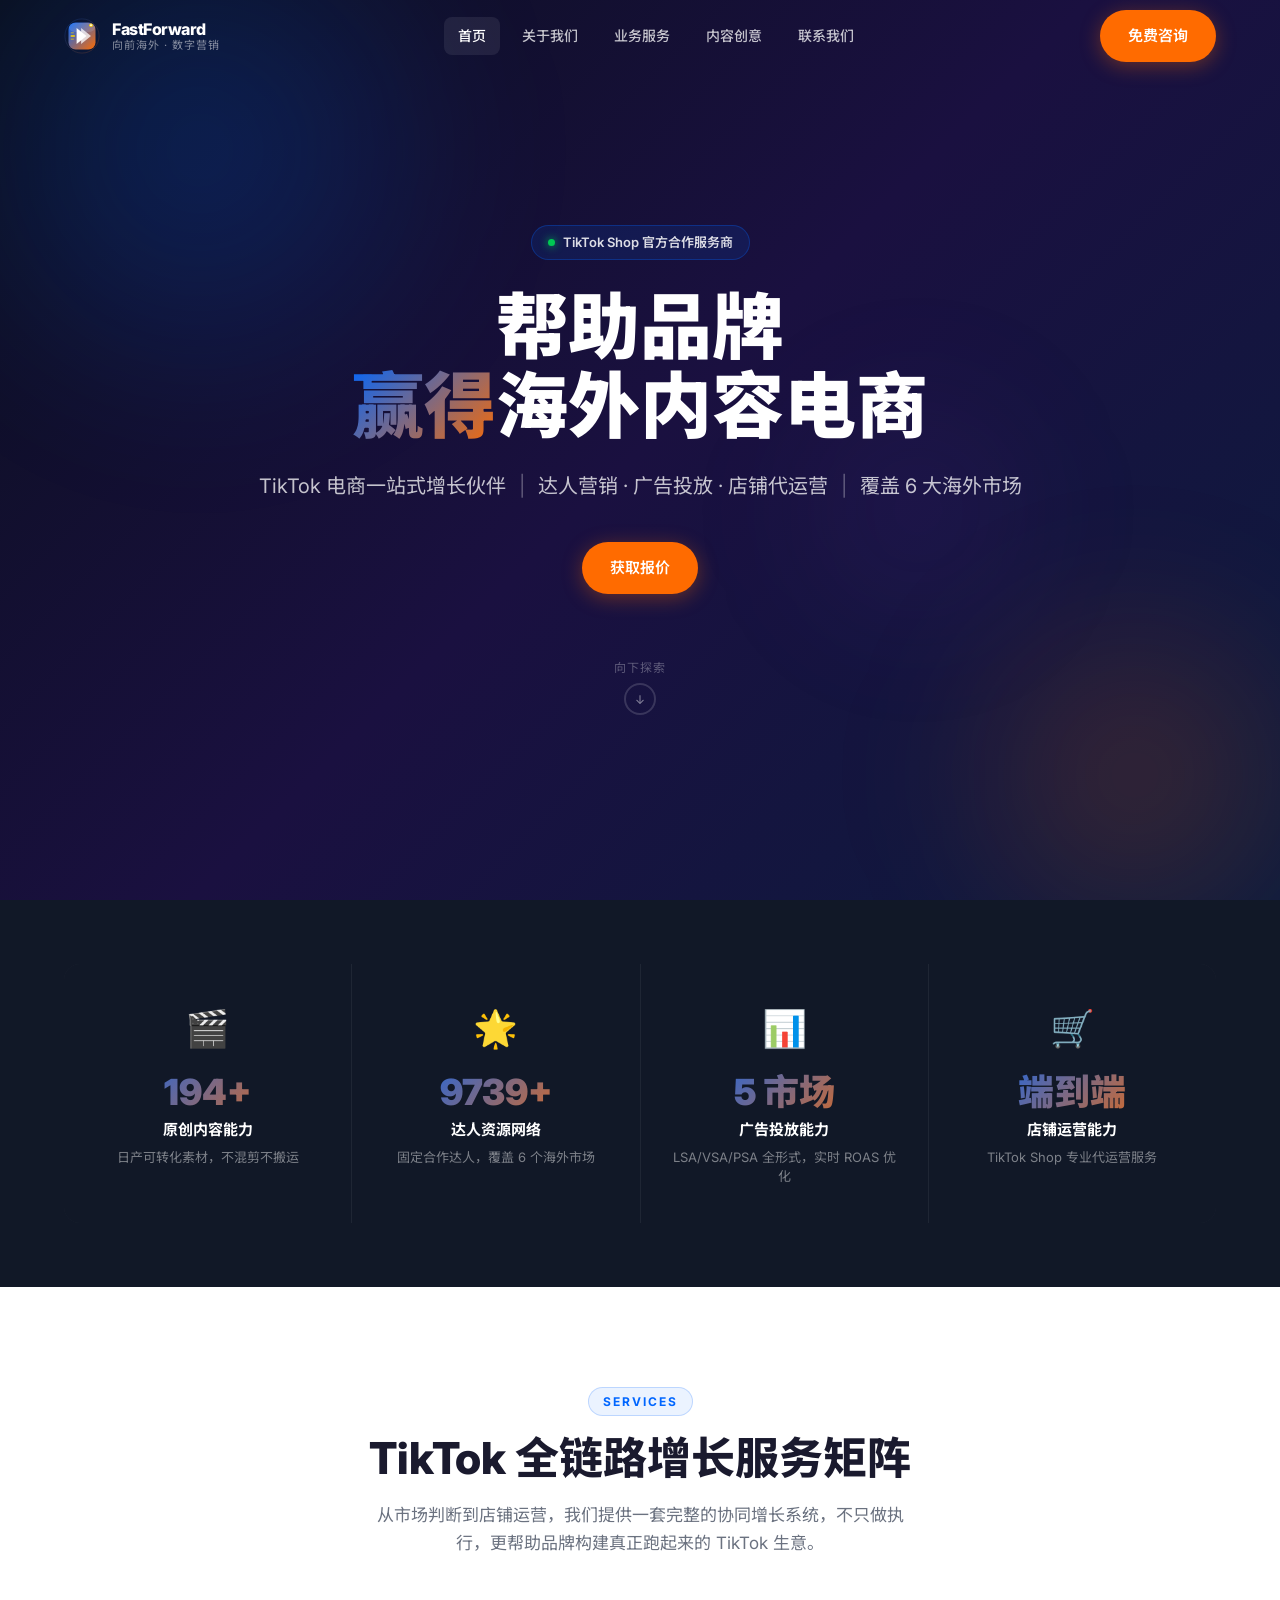
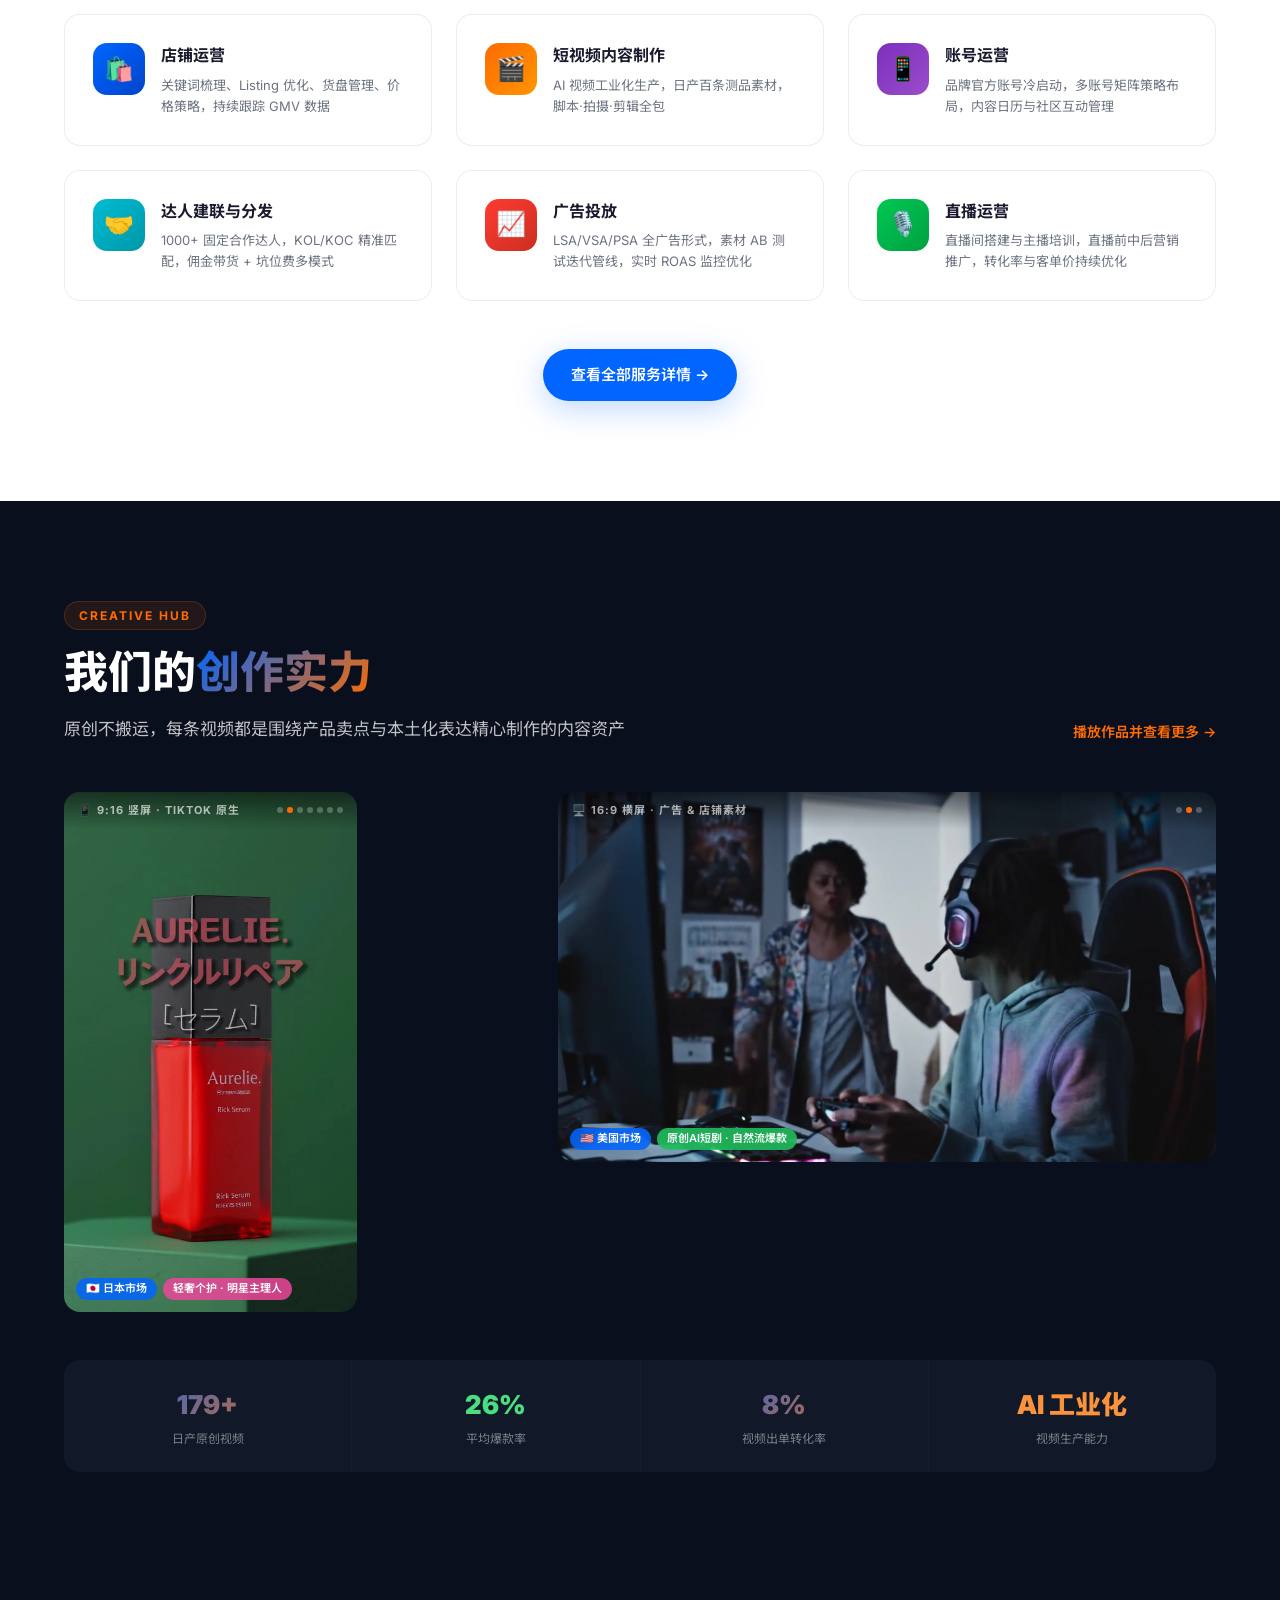
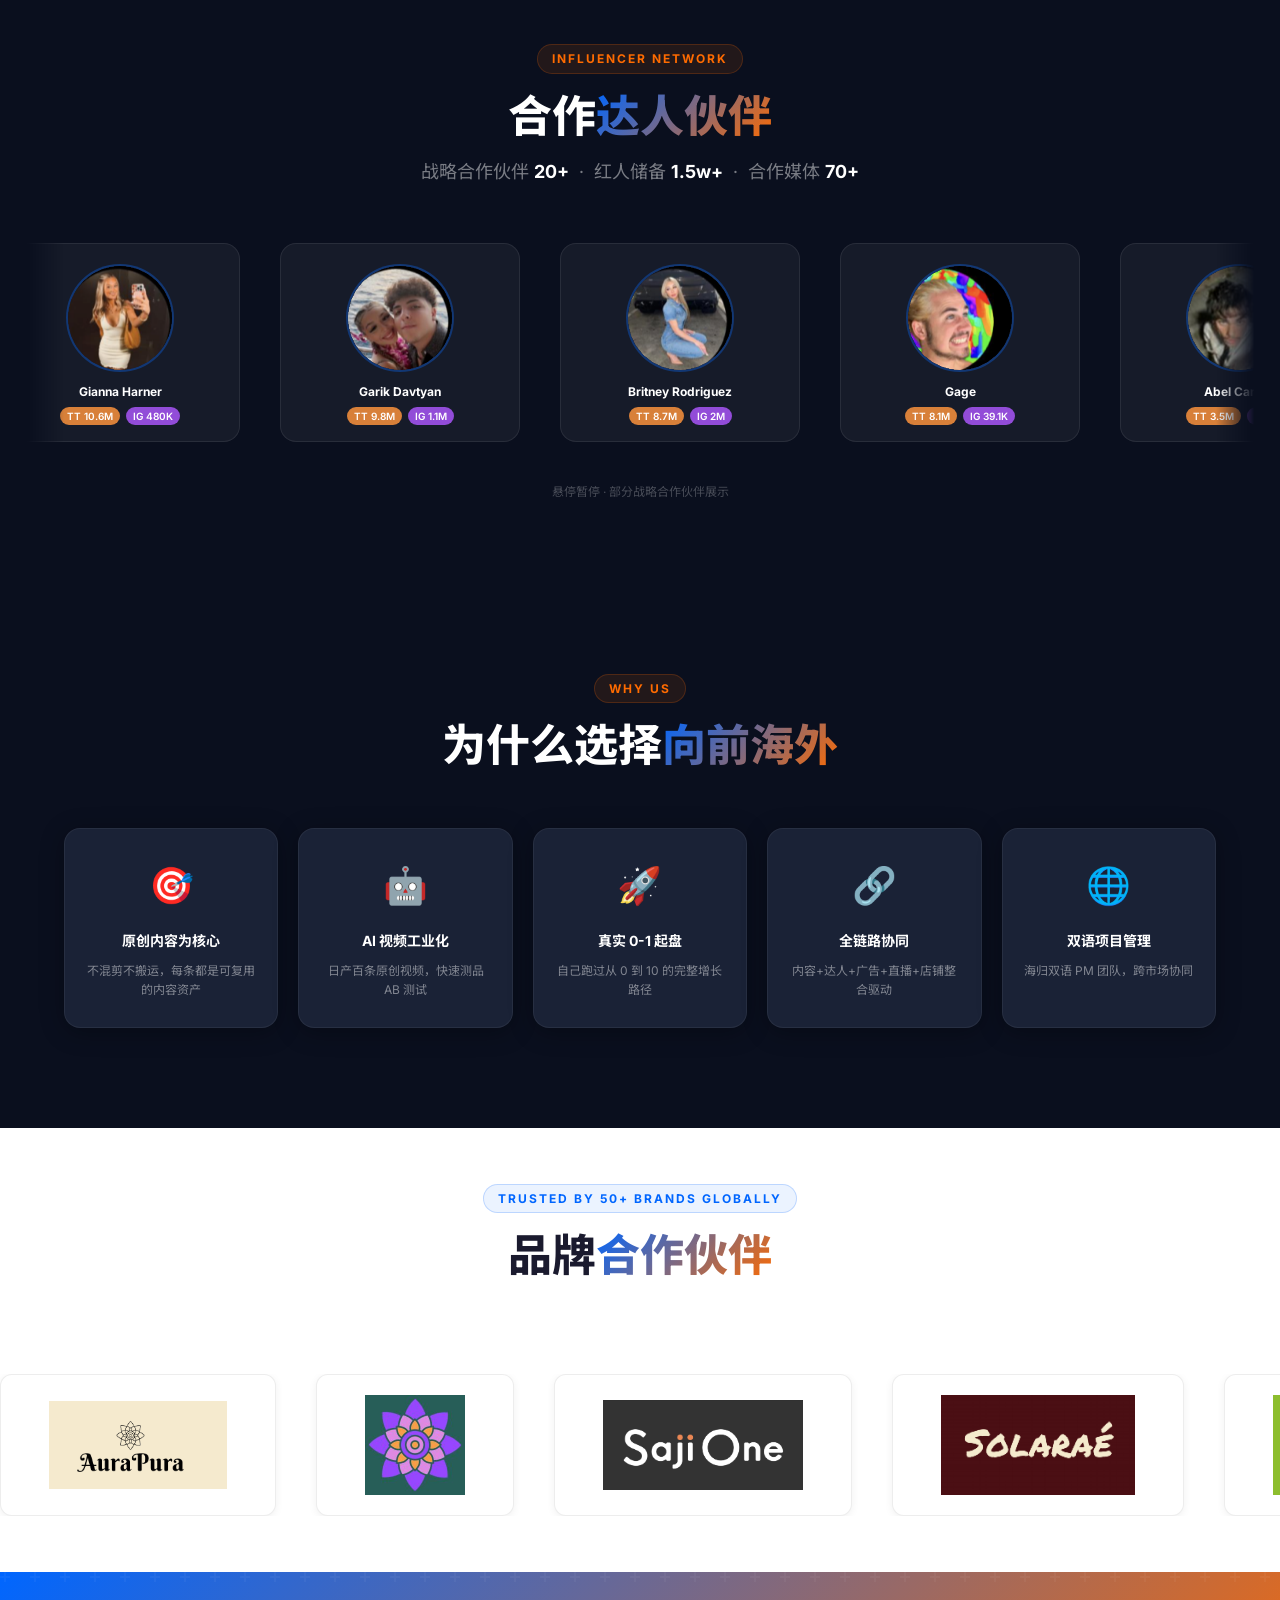
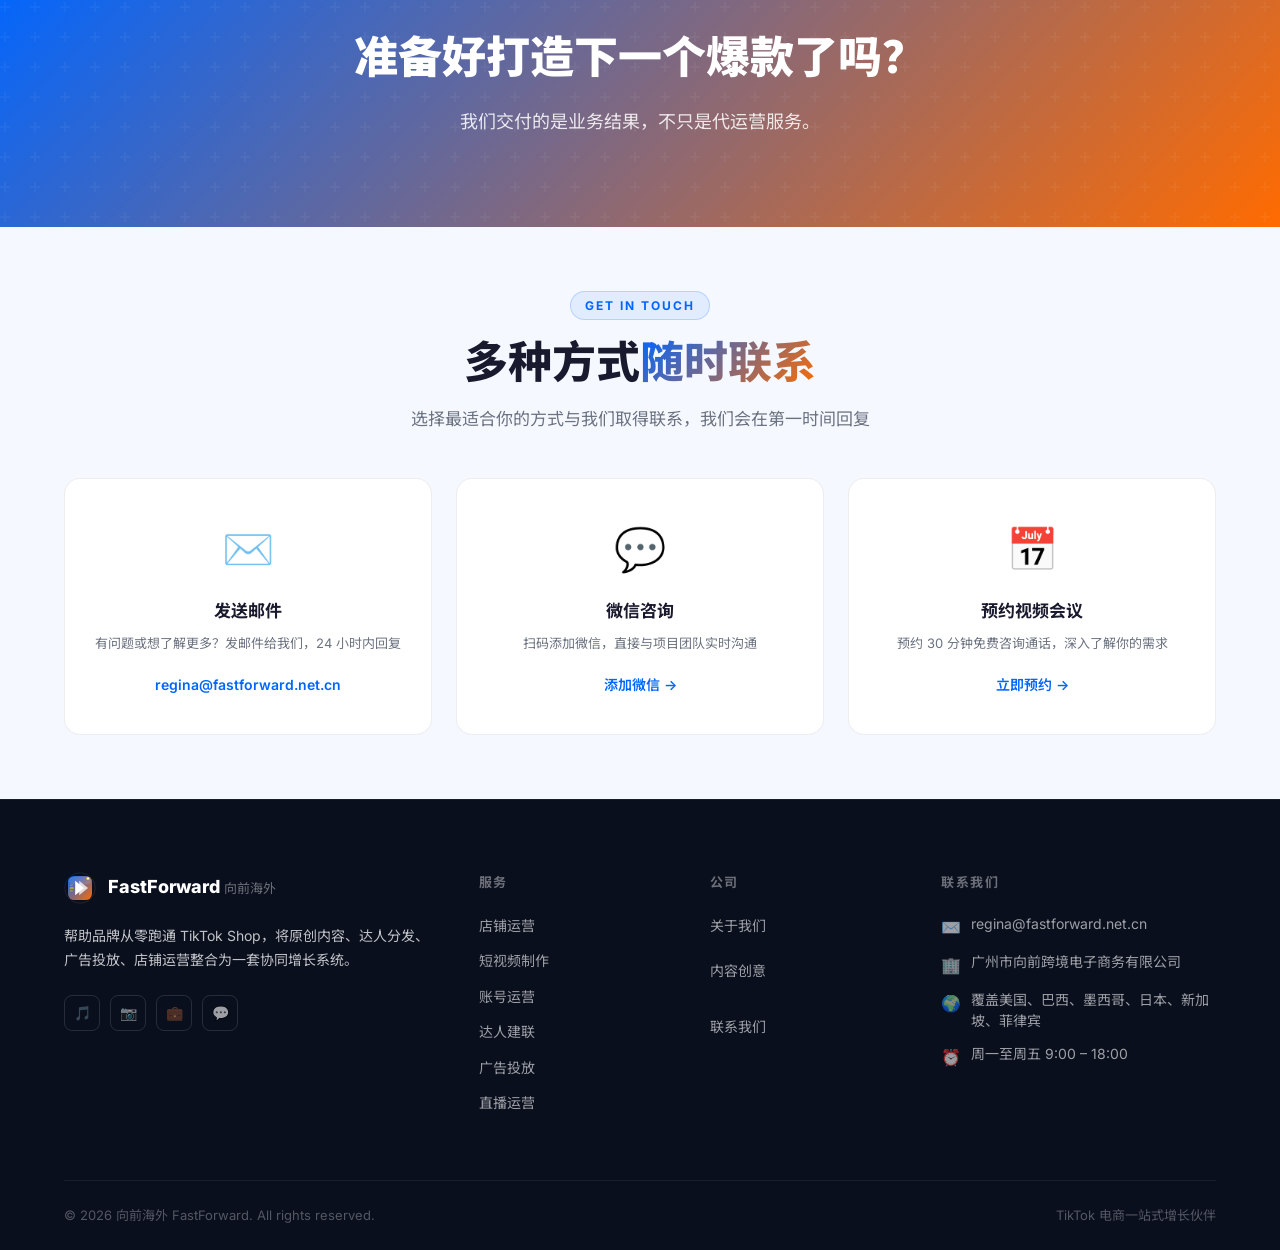
<file: pages/index.html>
<!DOCTYPE html>
<html lang="zh-CN">
<head>
  <meta charset="UTF-8" />
  <meta name="viewport" content="width=device-width, initial-scale=1.0" />
  <title>向前海外 FastForward — TikTok 电商一站式增长伙伴</title>
  <meta name="description" content="帮助品牌从零跑通 TikTok Shop，将原创内容、达人分发、广告投放、店铺运营整合为一套协同增长系统。覆盖美国、巴西、墨西哥等 6 个海外市场。" />
  <link rel="preconnect" href="https://fonts.googleapis.com" />
  <link rel="preconnect" href="https://fonts.gstatic.com" crossorigin />
  <link href="https://fonts.googleapis.com/css2?family=Inter:wght@400;500;600;700;800;900&family=Montserrat:wght@700;800;900&family=Noto+Sans+SC:wght@400;500;700;900&display=swap" rel="stylesheet" />
  <link rel="stylesheet" href="assets/css/style.css" />
  <style>
    /* ---- 首页专用样式 ---- */

    /* Hero */
    .hero {
      min-height: 100vh;
      background: var(--grad-dark);
      display: flex; align-items: center; justify-content: center;
      text-align: center;
      position: relative;
      overflow: hidden;
      padding: 120px 24px 80px;
    }
    .hero-orb {
      position: absolute;
      border-radius: 50%;
      pointer-events: none;
      filter: blur(60px);
    }
    .hero-orb-blue {
      width: 600px; height: 600px;
      background: radial-gradient(circle, rgba(0,102,255,0.22) 0%, transparent 70%);
      top: -150px; left: -100px;
      animation: orbFloat 8s ease-in-out infinite;
    }
    .hero-orb-orange {
      width: 450px; height: 450px;
      background: radial-gradient(circle, rgba(255,107,0,0.18) 0%, transparent 70%);
      bottom: -100px; right: -80px;
      animation: orbFloat 10s ease-in-out infinite reverse;
    }
    .hero-orb-purple {
      width: 300px; height: 300px;
      background: radial-gradient(circle, rgba(123,47,190,0.12) 0%, transparent 70%);
      top: 40%; left: 60%;
      animation: orbFloat 12s ease-in-out infinite;
    }
    @keyframes orbFloat {
      0%, 100% { transform: translateY(0) scale(1); }
      50%       { transform: translateY(-30px) scale(1.05); }
    }

    .hero-badge {
      display: inline-flex; align-items: center; gap: 8px;
      background: rgba(0,102,255,0.12);
      border: 1px solid rgba(0,102,255,0.3);
      border-radius: 100px;
      padding: 6px 16px;
      font-size: 13px; font-weight: 600;
      color: rgba(255,255,255,0.85);
      margin-bottom: 28px;
    }
    .hero-badge .dot {
      width: 7px; height: 7px; border-radius: 50%;
      background: var(--green);
      box-shadow: 0 0 8px var(--green);
      animation: pulse 2s ease-in-out infinite;
    }
    @keyframes pulse {
      0%, 100% { opacity: 1; transform: scale(1); }
      50%       { opacity: 0.5; transform: scale(0.8); }
    }

    .hero-content { position: relative; z-index: 2; max-width: 820px; }
    .hero-title {
      font-size: clamp(36px, 6vw, 72px);
      font-weight: 900;
      color: var(--white);
      line-height: 1.1;
      margin-bottom: 24px;
      font-family: 'Montserrat', 'Noto Sans SC', sans-serif;
    }
    .hero-title .accent { background: var(--grad-text); -webkit-background-clip: text; -webkit-text-fill-color: transparent; background-clip: text; }
    .hero-sub {
      font-size: clamp(16px, 2vw, 20px);
      color: var(--text-light);
      margin-bottom: 40px;
      line-height: 1.6;
    }
    .hero-sub .sep { margin: 0 8px; opacity: 0.4; }
    .hero-btns { display: flex; gap: 16px; justify-content: center; flex-wrap: wrap; margin-bottom: 64px; }
    .hero-scroll {
      display: flex; flex-direction: column; align-items: center; gap: 6px;
      color: rgba(255,255,255,0.3);
      font-size: 12px; letter-spacing: 1px;
    }
    .hero-scroll-arrow {
      width: 32px; height: 32px;
      border: 2px solid rgba(255,255,255,0.15);
      border-radius: 50%;
      display: flex; align-items: center; justify-content: center;
      animation: bounceDown 2s ease-in-out infinite;
      color: rgba(255,255,255,0.5);
    }
    @keyframes bounceDown {
      0%, 100% { transform: translateY(0); }
      50%       { transform: translateY(8px); }
    }

    /* 能力条 */
    .capability-strip {
      background: var(--dark-bg2);
      padding: 64px 0;
    }
    .capability-grid {
      display: grid;
      grid-template-columns: repeat(4, 1fr);
      gap: 1px;
      background: rgba(255,255,255,0.06);
      border-radius: var(--radius-md);
      overflow: hidden;
    }
    .cap-item {
      background: var(--dark-bg2);
      padding: 36px 28px;
      text-align: center;
      transition: var(--transition);
    }
    .cap-item:hover { background: var(--dark-card); }
    .cap-icon {
      font-size: 36px;
      margin-bottom: 16px;
      display: block;
    }
    .cap-num {
      font-size: clamp(26px, 3vw, 36px);
      font-weight: 900;
      line-height: 1;
      margin-bottom: 8px;
    }
    .cap-name { font-size: 15px; font-weight: 700; color: var(--white); margin-bottom: 6px; }
    .cap-desc { font-size: 13px; color: rgba(255,255,255,0.45); line-height: 1.5; }

    /* 服务矩阵 */
    .services-grid {
      display: grid;
      grid-template-columns: repeat(3, 1fr);
      gap: 24px;
    }
    .service-card {
      padding: 28px;
      border-radius: var(--radius-md);
      background: var(--white);
      border: 1px solid rgba(0,0,0,0.07);
      display: flex; gap: 16px; align-items: flex-start;
      transition: var(--transition);
    }
    .service-card:hover {
      transform: translateY(-6px);
      box-shadow: 0 12px 40px rgba(0,102,255,0.1);
      border-color: rgba(0,102,255,0.2);
    }
    .service-card-text {}
    .service-card-text h3 { font-size: 16px; font-weight: 700; margin-bottom: 6px; color: var(--text-dark); }
    .service-card-text p { font-size: 13px; color: var(--text-muted); line-height: 1.6; }

    /* 视频区 - 并排双框循环播放 */
    .video-section { background: var(--dark-bg); }

    .video-showcase-grid {
      display: grid;
      grid-template-columns: 1fr 1.4fr;
      gap: 24px;
      align-items: start;
    }

    .video-showcase-box {
      border-radius: var(--radius-md);
      overflow: hidden;
      background: #0A0F1E;
      position: relative;
    }
    .video-showcase-box.portrait {
      aspect-ratio: 9/16;
      max-height: 520px;
    }
    .video-showcase-box.landscape {
      aspect-ratio: 16/9;
    }

    /* 自定义全屏按钮（解决安卓微信X5内核无全屏按钮问题） */
    .vsb-fullscreen-btn {
      position: absolute;
      bottom: 12px;
      right: 12px;
      z-index: 20;
      width: 36px;
      height: 36px;
      background: rgba(0,0,0,0.5);
      backdrop-filter: blur(6px);
      -webkit-backdrop-filter: blur(6px);
      border-radius: 8px;
      display: flex;
      align-items: center;
      justify-content: center;
      cursor: pointer;
      opacity: 0;
      transition: opacity 0.2s ease, background 0.2s ease;
      pointer-events: none;
    }
    .vsb-fullscreen-btn svg { width: 18px; height: 18px; fill: rgba(255,255,255,0.9); }
    .video-showcase-box:hover .vsb-fullscreen-btn { opacity: 1; pointer-events: auto; }
    .video-showcase-box .vsb-fullscreen-btn:active { background: rgba(0,0,0,0.75); }
    /* 全屏时隐藏按钮 */
    .video-showcase-box:fullscreen .vsb-fullscreen-btn,
    .video-showcase-box:-webkit-full-screen .vsb-fullscreen-btn { display: none; }

    /* 框内视频层叠 + 循环切换 */
    .vsb-video-stack {
      position: relative;
      width: 100%;
      height: 100%;
    }
    .vsb-video-stack video {
      position: absolute;
      inset: 0;
      width: 100%; height: 100%;
      object-fit: cover;
      opacity: 0;
      transition: opacity 0.8s ease-in-out;
      background-color: #111827;
      background-size: cover;
      background-position: center;
      -webkit-playsinline: true;
      -webkit-transform: translateZ(0);
    }
    /* iOS Safari：隐藏画中画和字幕按钮，保留全屏 */
    .vsb-video-stack video::-webkit-media-controls-toggle-closed-captions-button,
    .vsb-video-stack video::-webkit-media-controls-picture-in-picture-button {
      display: none !important;
    }
    .vsb-video-stack video.active {
      opacity: 1;
    }

    /* 标签覆盖层 */
    .vsb-tags {
      position: absolute; bottom: 12px; left: 12px; right: 12px;
      display: flex; gap: 6px; flex-wrap: wrap;
      pointer-events: none; z-index: 5;
    }
    .vsb-tag {
      font-size: 11px; font-weight: 600; color: #fff;
      padding: 3px 10px; border-radius: 100px;
      backdrop-filter: blur(8px); line-height: 1.4;
    }

    /* Hover 信息层 */
    .vsb-overlay {
      position: absolute; inset: 0;
      background: linear-gradient(to top, rgba(0,0,0,0.72) 0%, transparent 55%);
      display: flex; flex-direction: column; justify-content: flex-end;
      padding: 14px; z-index: 6;
      opacity: 0; transition: opacity 0.25s ease;
      pointer-events: none;
    }
    .video-showcase-box:hover .vsb-overlay { opacity: 1; }
    .vsb-overlay h4 { font-size: 13px; font-weight: 700; color: #fff; margin-bottom: 3px; }
    .vsb-overlay p { font-size: 11px; color: rgba(255,255,255,0.6); }

    /* 框标题栏 */
    .vsb-header {
      position: absolute; top: 0; left: 0; right: 0;
      padding: 10px 14px;
      display: flex; align-items: center; justify-content: space-between;
      background: linear-gradient(to bottom, rgba(0,0,0,0.5) 0%, transparent 100%);
      z-index: 7; pointer-events: none;
    }
    .vsb-label {
      font-size: 11px; font-weight: 700; letter-spacing: 1px;
      text-transform: uppercase; color: rgba(255,255,255,0.65);
    }
    .vsb-indicator {
      display: flex; gap: 4px;
    }
    .vsb-dot {
      width: 6px; height: 6px; border-radius: 50%;
      background: rgba(255,255,255,0.25);
      transition: background 0.3s ease;
    }
    .vsb-dot.active { background: var(--orange); }

    /* 案例卡片 */
    .cases-grid { display: grid; grid-template-columns: repeat(3, 1fr); gap: 24px; }
    .case-card {
      border-radius: var(--radius-md);
      overflow: hidden;
      border: 1px solid rgba(0,0,0,0.07);
      transition: var(--transition);
      background: var(--white);
    }
    .case-card:hover { transform: translateY(-6px); box-shadow: 0 16px 48px rgba(0,0,0,0.12); }
    .case-cover {
      height: 180px;
      background: linear-gradient(135deg, #0A0F1E 0%, #1A2236 100%);
      position: relative;
      overflow: hidden;
      display: flex; align-items: center; justify-content: center;
    }
    .case-cover-num {
      font-size: 100px; font-weight: 900;
      color: rgba(255,255,255,0.04);
      position: absolute;
      font-family: 'Montserrat', sans-serif;
    }
    .case-flag { font-size: 40px; position: relative; z-index: 1; }
    .case-body { padding: 24px; }
    .case-meta { display: flex; gap: 8px; align-items: center; margin-bottom: 12px; }
    .case-platform {
      font-size: 11px; font-weight: 700; letter-spacing: 1px;
      background: rgba(0,102,255,0.08); color: var(--blue);
      border-radius: 100px; padding: 3px 10px;
    }
    .case-category {
      font-size: 11px; font-weight: 700; letter-spacing: 1px;
      background: rgba(255,107,0,0.08); color: var(--orange);
      border-radius: 100px; padding: 3px 10px;
    }
    .case-body h3 { font-size: 16px; font-weight: 700; margin-bottom: 12px; line-height: 1.4; }
    .case-stats { display: flex; gap: 16px; flex-wrap: wrap; }
    .case-stat {}
    .case-stat-num { font-size: 22px; font-weight: 900; line-height: 1; }
    .case-stat-num.blue { color: var(--blue); }
    .case-stat-num.orange { color: var(--orange); }
    .case-stat-num.green { color: var(--green); }
    .case-stat-label { font-size: 11px; color: var(--text-muted); margin-top: 2px; }

    /* 合作伙伴区 → 达人伙伴滚动 */
    .partners-section { background: var(--dark-bg); padding: 72px 0; }

    .influencer-marquee {
      overflow: hidden;
      padding: 20px 0;
      mask-image: linear-gradient(to right, transparent 2%, black 5%, black 95%, transparent 98%);
      -webkit-mask-image: linear-gradient(to right, transparent 2%, black 5%, black 95%, transparent 98%);
    }
    .influencer-track {
      display: flex; gap: 40px;
      animation: infScroll 30s linear infinite;
      width: max-content;
    }
    .influencer-track:hover { animation-play-state: paused; }

    @keyframes infScroll {
      0% { transform: translateX(0); }
      100% { transform: translateX(-50%); }
    }

    .inf-card {
      flex-shrink: 0;
      width: 240px;
      text-align: center;
      padding: 20px 14px 16px;
      border-radius: 16px;
      background: rgba(255,255,255,0.05);
      border: 1px solid rgba(255,255,255,0.08);
      transition: all 0.3s ease;
    }
    .inf-card:hover {
      background: rgba(255,255,255,0.1);
      border-color: rgba(0,102,255,0.35);
      transform: translateY(-4px);
      box-shadow: 0 12px 32px rgba(0,0,0,0.3);
    }
    .inf-avatar {
      width: 108px; height: 108px; border-radius: 50%;
      object-fit: cover;
      margin: 0 auto 10px;
      border: 2px solid rgba(0,102,255,0.3);
      display: block;
      background: #1a2236;
    }
    .inf-name {
      font-size: 12px; font-weight: 700; color: #fff;
      margin-bottom: 6px; white-space: nowrap; overflow: hidden; text-overflow: ellipsis;
    }
    .inf-stats {
      display: flex; gap: 6px; justify-content: center; flex-wrap: wrap;
    }
    .inf-stat-badge {
      font-size: 10px; font-weight: 600; padding: 2px 7px;
      border-radius: 100px; line-height: 1.4;
    }
    .inf-stat-tt { background: rgba(251,146,60,0.85); color: #fff; }
    .inf-stat-ig { background: rgba(168,85,247,0.85); color: #fff; }

    /* 首页联系我们区 - 快捷联系卡片 */
    .home-contact-cards { background: var(--light-bg); padding: 64px 0; }
    
    /* 合作品牌走马灯 - Logo 图片 */
    .partner-logo-item img {
      max-height: 100px;
      max-width: 200px;
      width: auto;
      height: auto;
      object-fit: contain;
    }
    .home-contact-grid {
      display: grid;
      grid-template-columns: repeat(3, 1fr);
      gap: 24px;
    }
    .home-contact-card {
      padding: 36px 28px;
      text-align: center;
      border-radius: var(--radius-md);
      border: 1px solid rgba(0,0,0,0.07);
      background: var(--white);
      transition: all 0.3s ease;
    }
    .home-contact-card:hover {
      transform: translateY(-5px);
      box-shadow: 0 12px 40px rgba(0,102,255,0.12);
      border-color: rgba(0,102,255,0.2);
    }
    .home-contact-card .hc-icon {
      font-size: 42px;
      margin-bottom: 16px;
      display: block;
    }
    .home-contact-card h3 {
      font-size: 17px;
      font-weight: 700;
      color: var(--text-dark);
      margin-bottom: 8px;
    }
    .home-contact-card p {
      font-size: 13px;
      color: var(--text-muted);
      line-height: 1.6;
      margin-bottom: 18px;
    }
    .home-contact-card a {
      font-size: 14px;
      font-weight: 600;
      color: var(--blue);
      transition: color 0.2s ease;
    }
    .home-contact-card a:hover { color: #0052cc; }

    /* 为什么选择我们 - 五列网格（桌面端） */
    .why-us-grid {
      display: grid;
      grid-template-columns: repeat(5, 1fr);
      gap: 20px;
    }

    /* 响应式 */
    @media (max-width: 1024px) {
      .capability-grid { grid-template-columns: repeat(2, 1fr); }
      .services-grid { grid-template-columns: repeat(2, 1fr); }
      .cases-grid { grid-template-columns: 1fr; }
      .video-showcase-grid { grid-template-columns: 1fr; gap: 20px; }
      .video-showcase-box.portrait { max-height: 440px; }
      .home-contact-grid { grid-template-columns: repeat(2, 1fr); }
      .why-us-grid { grid-template-columns: repeat(3, 1fr); }
    }
    @media (max-width: 640px) {
      .capability-grid { grid-template-columns: repeat(2, 1fr); }
      .services-grid { grid-template-columns: 1fr; }
      .hero-btns { flex-direction: column; align-items: center; }
      .video-showcase-box.portrait { max-height: 360px; }
      .home-contact-grid { grid-template-columns: 1fr; }
      .why-us-grid { grid-template-columns: repeat(2, 1fr); }
    }
    /* 平板（768px）及以下：小屏幕单独处理 5 列模块 */
    @media (max-width: 768px) {
      .why-us-grid { grid-template-columns: repeat(2, 1fr); }
    }
    /* 更小手机（480px）及以下：单列 */
    @media (max-width: 480px) {
      .why-us-grid { grid-template-columns: 1fr; }
    }
  </style>
</head>
<body>

<!-- ============================================================
     导航栏
     ============================================================ -->
<nav class="nav">
  <div class="nav-inner">
    <a href="index.html" class="nav-logo">
      <img src="assets/images/logo/fastforward-logo-icon.svg" alt="FastForward Icon" />
      <div class="nav-logo-text">
        <span class="en">FastForward</span>
        <span class="cn">向前海外 · 数字营销</span>
      </div>
    </a>
    <div class="nav-links">
      <a href="index.html">首页</a>
      <a href="about.html">关于我们</a>
      <a href="services.html">业务服务</a>
      <!-- <a href="cases.html">案例展示（已隐藏）</a> -->
      <a href="creative.html">内容创意</a>
      <!-- <a href="pricing.html">报价方案（已隐藏）</a> -->
      
      <a href="#home-contact">联系我们</a>
    </div>
    <a href="#home-contact" class="btn btn-primary nav-cta">免费咨询</a>
    <button class="nav-hamburger" aria-label="菜单">
      <span></span><span></span><span></span>
    </button>
  </div>
</nav>

<nav class="nav-mobile">
  <a href="index.html">首页</a>
  <a href="about.html">关于我们</a>
  <a href="services.html">业务服务</a>
  <!-- <a href="cases.html">案例展示（已隐藏）</a> -->
  <a href="creative.html">内容创意</a>
  <!-- <a href="pricing.html">报价方案（已隐藏）</a> -->
  
  <a href="#home-contact">联系我们</a>
  <a href="#home-contact" class="btn btn-primary" style="margin-top:12px;text-align:center;justify-content:center;">免费咨询 →</a>
</nav>


<!-- ============================================================
     Block 1：Hero Banner
     ============================================================ -->
<section class="hero">
  <div class="hero-orb hero-orb-blue"></div>
  <div class="hero-orb hero-orb-orange"></div>
  <div class="hero-orb hero-orb-purple"></div>

  <div class="hero-content">
    <div class="hero-badge">
      <span class="dot"></span>
      TikTok Shop 官方合作服务商
    </div>
    <h1 class="hero-title fade-up">
      帮助品牌<br />
      <span class="accent">赢得</span>海外内容电商
    </h1>
    <p class="hero-sub fade-up" data-delay="150">
      TikTok 电商一站式增长伙伴
      <span class="sep">|</span>
      达人营销 · 广告投放 · 店铺代运营
      <span class="sep">|</span>
      覆盖 6 大海外市场
    </p>
    <div class="hero-btns fade-up" data-delay="250">
      <!-- <a href="cases.html" class="btn btn-outline">查看案例 →（已隐藏）</a> -->
      <a href="#home-contact" class="btn btn-primary">获取报价</a>
    </div>
    <div class="hero-scroll fade-up" data-delay="400">
      <span>向下探索</span>
      <div class="hero-scroll-arrow">↓</div>
    </div>
  </div>
</section>


<!-- ============================================================
     Block 2：四大核心能力条
     ============================================================ -->
<section class="capability-strip">
  <div class="container">
    <div class="capability-grid">
      <div class="cap-item fade-up" data-delay="0">
        <span class="cap-icon">🎬</span>
        <div class="cap-num grad-text">
          <span data-countup data-target="200" data-suffix="+">200+</span>
        </div>
        <div class="cap-name">原创内容能力</div>
        <div class="cap-desc">日产可转化素材，不混剪不搬运</div>
      </div>
      <div class="cap-item fade-up" data-delay="100">
        <span class="cap-icon">🌟</span>
        <div class="cap-num grad-text">
          <span data-countup data-target="10000" data-suffix="+">10000+</span>
        </div>
        <div class="cap-name">达人资源网络</div>
        <div class="cap-desc">固定合作达人，覆盖 6 个海外市场</div>
      </div>
      <div class="cap-item fade-up" data-delay="200">
        <span class="cap-icon">📊</span>
        <div class="cap-num grad-text">
          <span data-countup data-target="6" data-suffix=" 市场">6 市场</span>
        </div>
        <div class="cap-name">广告投放能力</div>
        <div class="cap-desc">LSA/VSA/PSA 全形式，实时 ROAS 优化</div>
      </div>
      <div class="cap-item fade-up" data-delay="300">
        <span class="cap-icon">🛒</span>
        <div class="cap-num grad-text">
          端到端
        </div>
        <div class="cap-name">店铺运营能力</div>
        <div class="cap-desc">TikTok Shop 专业代运营服务</div>
      </div>
    </div>
  </div>
</section>


<!-- ============================================================
     Block 3：六大服务矩阵
     ============================================================ -->
<section class="section-pad" style="background: var(--white);">
  <div class="container">
    <div style="text-align:center; margin-bottom: 56px;">
      <span class="section-tag fade-up">Services</span>
      <h2 class="section-title fade-up" data-delay="100">TikTok 全链路增长服务矩阵</h2>
      <p class="section-subtitle fade-up" style="margin: 0 auto;" data-delay="200">
        从市场判断到店铺运营，我们提供一套完整的协同增长系统，不只做执行，更帮助品牌构建真正跑起来的 TikTok 生意。
      </p>
    </div>
    <div class="services-grid">
      <div class="service-card fade-up" data-delay="0">
        <div class="icon-box icon-blue">🛍️</div>
        <div class="service-card-text">
          <h3>店铺运营</h3>
          <p>关键词梳理、Listing 优化、货盘管理、价格策略，持续跟踪 GMV 数据</p>
        </div>
      </div>
      <div class="service-card fade-up" data-delay="80">
        <div class="icon-box icon-orange">🎬</div>
        <div class="service-card-text">
          <h3>短视频内容制作</h3>
          <p>AI 视频工业化生产，日产百条测品素材，脚本·拍摄·剪辑全包</p>
        </div>
      </div>
      <div class="service-card fade-up" data-delay="160">
        <div class="icon-box icon-purple">📱</div>
        <div class="service-card-text">
          <h3>账号运营</h3>
          <p>品牌官方账号冷启动，多账号矩阵策略布局，内容日历与社区互动管理</p>
        </div>
      </div>
      <div class="service-card fade-up" data-delay="0">
        <div class="icon-box icon-teal">🤝</div>
        <div class="service-card-text">
          <h3>达人建联与分发</h3>
          <p>1000+ 固定合作达人，KOL/KOC 精准匹配，佣金带货 + 坑位费多模式</p>
        </div>
      </div>
      <div class="service-card fade-up" data-delay="80">
        <div class="icon-box icon-red">📈</div>
        <div class="service-card-text">
          <h3>广告投放</h3>
          <p>LSA/VSA/PSA 全广告形式，素材 AB 测试迭代管线，实时 ROAS 监控优化</p>
        </div>
      </div>
      <div class="service-card fade-up" data-delay="160">
        <div class="icon-box icon-green">🎙️</div>
        <div class="service-card-text">
          <h3>直播运营</h3>
          <p>直播间搭建与主播培训，直播前中后营销推广，转化率与客单价持续优化</p>
        </div>
      </div>
    </div>
    <div style="text-align:center; margin-top: 48px;">
      <a href="services.html" class="btn btn-blue fade-up">查看全部服务详情 →</a>
    </div>
  </div>
</section>


<!-- ============================================================
     Block 4：内容创意视频墙
     ============================================================ -->
<section class="video-section section-pad">
  <div class="container">
    <div style="display:flex; justify-content:space-between; align-items:flex-end; margin-bottom: 48px; flex-wrap: wrap; gap: 16px;">
      <div>
        <span class="section-tag" style="color: var(--orange); background: rgba(255,107,0,0.1); border-color: rgba(255,107,0,0.2);">Creative Hub</span>
        <h2 class="section-title" style="color: var(--white);">我们的<span class="grad-text">创作实力</span></h2>
        <p class="section-subtitle" style="color: var(--text-light); white-space: nowrap;">
          原创不搬运，每条视频都是围绕产品卖点与本土化表达精心制作的内容资产
        </p>
      </div>
      <a href="creative.html" style="color: var(--orange); font-weight: 600; font-size: 14px; white-space:nowrap;">播放作品并查看更多 →</a>
    </div>

    <!-- 并排双展示框：9:16 竖屏 + 16:9 横屏 -->
    <div class="video-showcase-grid fade-up" data-delay="0">

      <!-- 左框：9:16 竖屏 TikTok 原生格式 -->
      <div class="video-showcase-box portrait" data-vsb-interval="5000">
        <div class="vsb-header">
          <span class="vsb-label">📱 9:16 竖屏 · TikTok 原生</span>
          <span class="vsb-indicator">
            <span class="vsb-dot active"></span>
            <span class="vsb-dot"></span>
            <span class="vsb-dot"></span>
            <span class="vsb-dot"></span>
            <span class="vsb-dot"></span>
            <span class="vsb-dot"></span>
            <span class="vsb-dot"></span>
          </span>
        </div>
        <!-- 自定义全屏按钮 -->
        <button class="vsb-fullscreen-btn" aria-label="全屏播放">
          <svg viewBox="0 0 24 24" xmlns="http://www.w3.org/2000/svg"><path d="M7 14H5v5h5v-2H7v-3zm-2-4h2V7h3V5H5v5zm12 7h-3v2h5v-5h-2v3zM14 5v2h3v3h2V5h-5z"/></svg>
        </button>
        <div class="vsb-video-stack">
          <video src="https://fastforward-videos-1407530608.cos-website.ap-guangzhou.myqcloud.com/20260415-181926.mp4" poster="assets/videos/posters/20260415-181926.jpg" autoplay muted loop playsinline class="active" x5-video-player-type="h5" x5-video-player-fullscreen="" webkit-playsinline controlsList="nodownload noremoteplayback"
                 data-tags='[{"t":"🇯🇵 日本市场","c":"rgba(0,102,255,0.85)"},{"t":"功能性饮料 · 高转化","c":"rgba(251,146,60,0.85)"}]'
                 data-title="产品功效演示" data-desc="🇯🇵 日本 · 功能性饮料 高转化素材"></video>
          <video src="https://fastforward-videos-1407530608.cos-website.ap-guangzhou.myqcloud.com/20260422-121242.mp4" poster="assets/videos/posters/20260422-121242.jpg" muted loop playsinline x5-video-player-type="h5" x5-video-player-fullscreen="" webkit-playsinline controlsList="nodownload noremoteplayback"
                 data-tags='[{"t":"🇯🇵 日本市场","c":"rgba(0,102,255,0.85)"},{"t":"轻奢个护 · 明星主理人","c":"rgba(236,72,153,0.85)"}]'
                 data-title="产品使用演示" data-desc="🇯🇵 日本 · 轻奢级个护 明星主理人"></video>
          <video src="https://fastforward-videos-1407530608.cos-website.ap-guangzhou.myqcloud.com/0000.mp4" poster="assets/videos/posters/0000.jpg" muted loop playsinline x5-video-player-type="h5" x5-video-player-fullscreen="" webkit-playsinline controlsList="nodownload noremoteplayback"
                 data-tags='[{"t":"🇧🇷 巴西市场","c":"rgba(0,102,255,0.85)"},{"t":"零成本达人 · 高转化","c":"rgba(34,197,94,0.85)"}]'
                 data-title="达人种草" data-desc="🇧🇷 巴西 · 高转化素材 零成本达人"></video>
          <video src="https://fastforward-videos-1407530608.cos-website.ap-guangzhou.myqcloud.com/媒体2.mp4" poster="assets/videos/posters/媒体2.jpg" muted loop playsinline x5-video-player-type="h5" x5-video-player-fullscreen="" webkit-playsinline controlsList="nodownload noremoteplayback"
                 data-tags='[{"t":"🇺🇸 美国市场","c":"rgba(0,102,255,0.85)"},{"t":"韩国爆款 · 高转化","c":"rgba(251,146,60,0.85)"}]'
                 data-title="种草 Vlog" data-desc="🇺🇸 美国 · 韩国爆款 高转化素材"></video>
          <video src="https://fastforward-videos-1407530608.cos-website.ap-guangzhou.myqcloud.com/媒体1.mp4" poster="assets/videos/posters/媒体1.jpg" muted loop playsinline x5-video-player-type="h5" x5-video-player-fullscreen="" webkit-playsinline controlsList="nodownload noremoteplayback"
                 data-tags='[{"t":"🇧🇷 巴西市场","c":"rgba(0,102,255,0.85)"},{"t":"爆款框架 · 投流优秀","c":"rgba(168,85,247,0.85)"}]'
                 data-title="口播带货" data-desc="🇧🇷 巴西 · 爆款框架 投流表现优秀"></video>
          <video src="https://fastforward-videos-1407530608.cos-website.ap-guangzhou.myqcloud.com/20251202_lyra8679_7579194920058113310_discount tiktokshop collagendrink freeshipping factory.mp4" poster="assets/videos/posters/20251202_lyra8679_7579194920058113310_discount_tiktokshop_collagendrink_freeshipping_factory.jpg" muted loop playsinline x5-video-player-type="h5" x5-video-player-fullscreen="" webkit-playsinline controlsList="nodownload noremoteplayback"
                 data-tags='[{"t":"🇺🇸 美国市场","c":"rgba(0,102,255,0.85)"},{"t":"女性保健品 · 全AI创作","c":"rgba(34,197,94,0.85)"}]'
                 data-title="促销机制" data-desc="🇺🇸 美国 · 女性保健品 全AI创作"></video>
          <video src="https://fastforward-videos-1407530608.cos-website.ap-guangzhou.myqcloud.com/Download (13).mp4" poster="assets/videos/posters/Download_13.jpg" muted loop playsinline x5-video-player-type="h5" x5-video-player-fullscreen="" webkit-playsinline controlsList="nodownload noremoteplayback"
                 data-tags='[{"t":"🇺🇸 美国市场","c":"rgba(0,102,255,0.85)"},{"t":"爆品单品 · 日销3k","c":"rgba(251,146,60,0.85)"}]'
                 data-title="产品实拍展示" data-desc="🇺🇸 美国 · 爆品单品 日销量3k"></video>
        </div>
        <div class="vsb-tags" id="portrait-tags">
          <span class="vsb-tag" style="background:rgba(0,102,255,0.85);">🇯🇵 日本市场</span>
          <span class="vsb-tag" style="background:rgba(251,146,60,0.85);">功能性饮料 · 高转化</span>
        </div>
        <div class="vsb-overlay" id="portrait-overlay">
          <h4>产品功效演示</h4><p>🇯🇵 日本 · 功能性饮料 高转化素材</p>
        </div>
      </div>

      <!-- 右框：16:9 横屏 广告 & 店铺素材 -->
      <div class="video-showcase-box landscape" data-vsb-interval="6000">
        <div class="vsb-header">
          <span class="vsb-label">🖥️ 16:9 横屏 · 广告 & 店铺素材</span>
          <span class="vsb-indicator">
            <span class="vsb-dot active"></span>
            <span class="vsb-dot"></span>
            <span class="vsb-dot"></span>
          </span>
        </div>
        <!-- 自定义全屏按钮 -->
        <button class="vsb-fullscreen-btn" aria-label="全屏播放">
          <svg viewBox="0 0 24 24" xmlns="http://www.w3.org/2000/svg"><path d="M7 14H5v5h5v-2H7v-3zm-2-4h2V7h3V5H5v5zm12 7h-3v2h5v-5h-2v3zM14 5v2h3v3h2V5h-5z"/></svg>
        </button>
        <div class="vsb-video-stack">
          <video src="https://fastforward-videos-1407530608.cos-website.ap-guangzhou.myqcloud.com/20260406-215200.mp4" poster="assets/videos/posters/20260406-215200.jpg" autoplay muted loop playsinline class="active" x5-video-player-type="h5" x5-video-player-fullscreen="" webkit-playsinline controlsList="nodownload noremoteplayback"
                 data-tags='[{"t":"🇺🇸 美国市场","c":"rgba(0,102,255,0.85)"},{"t":"原创MV · 产品卖点歌词","c":"rgba(168,85,247,0.85)"}]'
                 data-title="品牌种草广告" data-desc="🇺🇸 美国 · 原创MV 产品卖点歌词"></video>
          <video src="https://fastforward-videos-1407530608.cos-website.ap-guangzhou.myqcloud.com/10.24-宅男逆袭.mp4" poster="assets/videos/posters/10.24-宅男逆袭.jpg" muted loop playsinline x5-video-player-type="h5" x5-video-player-fullscreen="" webkit-playsinline controlsList="nodownload noremoteplayback"
                 data-tags='[{"t":"🇺🇸 美国市场","c":"rgba(0,102,255,0.85)"},{"t":"原创AI短剧 · 自然流爆款","c":"rgba(34,197,94,0.85)"}]'
                 data-title="短剧种草带货 · 宅男逆袭" data-desc="🇺🇸 美国 · 原创AI短剧 自然流爆款"></video>
          <video src="https://fastforward-videos-1407530608.cos-website.ap-guangzhou.myqcloud.com/10.23-监狱.mp4" poster="assets/videos/posters/10.23-监狱.jpg" muted loop playsinline x5-video-player-type="h5" x5-video-player-fullscreen="" webkit-playsinline controlsList="nodownload noremoteplayback"
                 data-tags='[{"t":"🇺🇸 美国市场","c":"rgba(0,102,255,0.85)"},{"t":"原创AI短剧 · 自然流爆款","c":"rgba(251,146,60,0.85)"}]'
                 data-title="短剧种草带货 · 监狱篇" data-desc="🇺🇸 美国 · 原创AI短剧 自然流爆款"></video>
        </div>
        <div class="vsb-tags" id="landscape-tags">
          <span class="vsb-tag" style="background:rgba(0,102,255,0.85);">🇺🇸 美国市场</span>
          <span class="vsb-tag" style="background:rgba(168,85,247,0.85);">原创 MV · 产品卖点歌词</span>
        </div>
        <div class="vsb-overlay" id="landscape-overlay">
          <h4>品牌种草广告</h4><p>🇺🇸 美国 · 原创MV 产品卖点歌词</p>
        </div>
      </div>

    </div>


    <!-- 视频数据小条 -->
    <div style="display: grid; grid-template-columns: repeat(4,1fr); gap: 1px; background: rgba(255,255,255,0.06); border-radius: 16px; overflow:hidden; margin-top: 48px;">
      <div style="padding:24px; text-align:center; background:#111827;">
        <div style="font-size:26px;font-weight:900;background:var(--grad-text);-webkit-background-clip:text;-webkit-text-fill-color:transparent;background-clip:text;">
          <span data-countup data-target="200" data-suffix="+">200+</span>
        </div>
        <div style="font-size:12px;color:rgba(255,255,255,0.45);margin-top:4px;">日产原创视频</div>
      </div>
      <div style="padding:24px; text-align:center; background:#111827;">
        <div style="font-size:26px;font-weight:900;color:#4ade80;">
          <span data-countup data-target="30" data-suffix="%">30%</span>
        </div>
        <div style="font-size:12px;color:rgba(255,255,255,0.45);margin-top:4px;">平均爆款率</div>
      </div>
      <div style="padding:24px; text-align:center; background:#111827;">
        <div style="font-size:26px;font-weight:900;background:var(--grad-text);-webkit-background-clip:text;-webkit-text-fill-color:transparent;background-clip:text;">
          <span data-countup data-target="10" data-suffix="%">10%</span>
        </div>
        <div style="font-size:12px;color:rgba(255,255,255,0.45);margin-top:4px;">视频出单转化率</div>
      </div>
      <div style="padding:24px; text-align:center; background:#111827;">
        <div style="font-size:26px;font-weight:900;color:#fb923c;">AI 工业化</div>
        <div style="font-size:12px;color:rgba(255,255,255,0.45);margin-top:4px;">视频生产能力</div>
      </div>
    </div>
  </div>
</section>


<!-- ~~ Block 5：精选案例预览（已隐藏） ~~
<section class="section-pad" style="background: var(--light-bg);">
  ... 成功案例模块内容已隐藏 ...
</section> -->


<!-- ============================================================
     Block 6：合作达人伙伴滚动
     ============================================================ -->
<section class="partners-section">
  <div class="container" style="margin-bottom:36px; text-align:center;">
    <span class="section-tag" style="color:var(--orange);background:rgba(255,107,0,0.1);border-color:rgba(255,107,0,0.2);">Influencer Network</span>
    <h2 class="section-title fade-up" style="color:var(--white);">合作<span class="grad-text">达人伙伴</span></h2>
    <p style="font-size:18px;color:rgba(255,255,255,0.45);margin-top:8px;">
      战略合作伙伴 <strong style="color:#fff;">20+</strong> &nbsp;·&nbsp; 红人储备 <strong style="color:#fff;">1.5w+</strong> &nbsp;·&nbsp; 合作媒体 <strong style="color:#fff;">70+</strong>
    </p>
  </div>
  <div class="influencer-marquee">
    <div class="influencer-track">

      <!-- 第1组：16位达人（来自 PPT P14） -->
      <div class="inf-card">
        <img src="assets/images/influencers/Gianna Harner.png" alt="Gianna" class="inf-avatar" onerror="this.style.background='linear-gradient(135deg,#667eea,#764ba2)';this.alt='G'"/>
        <div class="inf-name">Gianna Harner</div>
        <div class="inf-stats"><span class="inf-stat-badge inf-stat-tt">TT 10.6M</span><span class="inf-stat-badge inf-stat-ig">IG 480K</span></div>
      </div>
      <div class="inf-card">
        <img src="assets/images/influencers/Garik Davtyan.png" alt="Garik" class="inf-avatar" onerror="this.style.background='linear-gradient(135deg,#f093fb,#f5576c)';this.alt='G'"/>
        <div class="inf-name">Garik Davtyan</div>
        <div class="inf-stats"><span class="inf-stat-badge inf-stat-tt">TT 9.8M</span><span class="inf-stat-badge inf-stat-ig">IG 1.1M</span></div>
      </div>
      <div class="inf-card">
        <img src="assets/images/influencers/Britney Rodriguez.png" alt="Britney" class="inf-avatar" onerror="this.style.background='linear-gradient(135deg,#4facfe,#00f2fe)';this.alt='B'"/>
        <div class="inf-name">Britney Rodriguez</div>
        <div class="inf-stats"><span class="inf-stat-badge inf-stat-tt">TT 8.7M</span><span class="inf-stat-badge inf-stat-ig">IG 2M</span></div>
      </div>
      <div class="inf-card">
        <img src="assets/images/influencers/Gage.png" alt="Gage" class="inf-avatar" onerror="this.style.background='linear-gradient(135deg,#43e97b,#38f9d7)';this.alt='G'"/>
        <div class="inf-name">Gage</div>
        <div class="inf-stats"><span class="inf-stat-badge inf-stat-tt">TT 8.1M</span><span class="inf-stat-badge inf-stat-ig">IG 39.1K</span></div>
      </div>
      <div class="inf-card">
        <img src="assets/images/influencers/Abel Carden.png" alt="Abel" class="inf-avatar" onerror="this.style.background='linear-gradient(135deg,#fa709a,#fee140)';this.alt='A'"/>
        <div class="inf-name">Abel Carden</div>
        <div class="inf-stats"><span class="inf-stat-badge inf-stat-tt">TT 3.5M</span><span class="inf-stat-badge inf-stat-ig">IG 30K</span></div>
      </div>
      <div class="inf-card">
        <img src="assets/images/influencers/Brooklynn.png" alt="Brooklyn" class="inf-avatar" onerror="this.style.background='linear-gradient(135deg,#a18cd1,#fbc2eb)';this.alt='B'"/>
        <div class="inf-name">Brooklyn</div>
        <div class="inf-stats"><span class="inf-stat-badge inf-stat-tt">TT 2.6M</span><span class="inf-stat-badge inf-stat-ig">IG 14.1K</span></div>
      </div>
      <div class="inf-card">
        <img src="assets/images/influencers/Jessica Macrina.png" alt="Jessica" class="inf-avatar" onerror="this.style.background='linear-gradient(135deg,#fccb90,#d57eeb)';this.alt='J'"/>
        <div class="inf-name">Jessica Macrina</div>
        <div class="inf-stats"><span class="inf-stat-badge inf-stat-tt">TT 2.2M</span><span class="inf-stat-badge inf-stat-ig">IG 70.4K</span></div>
      </div>
      <div class="inf-card">
        <img src="assets/images/influencers/Ottavia De Vivo.png" alt="Ottavia" class="inf-avatar" onerror="this.style.background='linear-gradient(135deg,#e0c3fc,#8ec5fc)';this.alt='O'"/>
        <div class="inf-name">Ottavia De Vivo</div>
        <div class="inf-stats"><span class="inf-stat-badge inf-stat-tt">TT 2.1M</span><span class="inf-stat-badge inf-stat-ig">IG 61K</span></div>
      </div>
      <div class="inf-card">
        <img src="assets/images/influencers/Mariana Morais.png" alt="Mariana" class="inf-avatar" onerror="this.style.background='linear-gradient(135deg,#f5576c,#ff6b6b)';this.alt='M'"/>
        <div class="inf-name">Mariana Moraes</div>
        <div class="inf-stats"><span class="inf-stat-badge inf-stat-tt">TT 1.8M</span><span class="inf-stat-badge inf-stat-ig">IG 1M</span></div>
      </div>
      <div class="inf-card">
        <img src="assets/images/influencers/Albert.png" alt="Albert" class="inf-avatar" onerror="this.style.background='linear-gradient(135deg,#89f7fe,#66a6ff)';this.alt='A'"/>
        <div class="inf-name">Albert</div>
        <div class="inf-stats"><span class="inf-stat-badge inf-stat-tt">TT 1.7M</span><span class="inf-stat-badge inf-stat-ig">IG 35.8K</span></div>
      </div>
      <div class="inf-card">
        <img src="assets/images/influencers/Brogan Morris.png" alt="Brogan" class="inf-avatar" onerror="this.style.background='linear-gradient(135deg,#f093fb,#f5576c)';this.alt='B'"/>
        <div class="inf-name">Brogan Morris</div>
        <div class="inf-stats"><span class="inf-stat-badge inf-stat-tt">TT 1.4M</span><span class="inf-stat-badge inf-stat-ig">IG 44.8K</span></div>
      </div>
      <div class="inf-card">
        <img src="assets/images/influencers/Joseph Abell.png" alt="Joseph" class="inf-avatar" onerror="this.style.background='linear-gradient(135deg,#5ee7df,#b490ca)';this.alt='J'"/>
        <div class="inf-name">Joseph Abell</div>
        <div class="inf-stats"><span class="inf-stat-badge inf-stat-tt">TT 1.1M</span><span class="inf-stat-badge inf-stat-ig">IG 63.1K</span></div>
      </div>
      <div class="inf-card">
        <img src="assets/images/influencers/Jeremy Pugh.png" alt="Jeremy" class="inf-avatar" onerror="this.style.background='linear-gradient(135deg,#ffecd2,#fcb69f)';this.alt='J'"/>
        <div class="inf-name">Jeremy Pugh</div>
        <div class="inf-stats"><span class="inf-stat-badge inf-stat-tt">TT 1.1M</span><span class="inf-stat-badge inf-stat-ig">IG 23.3K</span></div>
      </div>
      <div class="inf-card">
        <img src="assets/images/influencers/Maryn Milne.png" alt="Maryn" class="inf-avatar" onerror="this.style.background='linear-gradient(135deg,#a1c4fd,#c2e9fb)';this.alt='M'"/>
        <div class="inf-name">Maryn Milne</div>
        <div class="inf-stats"><span class="inf-stat-badge inf-stat-tt">TT 1.1M</span><span class="inf-stat-badge inf-stat-ig">IG 529K</span></div>
      </div>
      <div class="inf-card">
        <img src="assets/images/influencers/Cloe Greco.png" alt="Cloe" class="inf-avatar" onerror="this.style.background='linear-gradient(135deg,#fbc2eb,#a6c1ee)';this.alt='C'"/>
        <div class="inf-name">Cloe Greco</div>
        <div class="inf-stats"><span class="inf-stat-badge inf-stat-tt">TT 93.4K</span><span class="inf-stat-badge inf-stat-ig">IG 1.1M</span></div>
      </div>

      <!-- 第2组：无缝循环副本 -->
      <div class="inf-card">
        <img src="assets/images/influencers/Gianna Harner.png" alt="Gianna" class="inf-avatar" onerror="this.style.background='linear-gradient(135deg,#667eea,#764ba2)'"/>
        <div class="inf-name">Gianna Harner</div>
        <div class="inf-stats"><span class="inf-stat-badge inf-stat-tt">TT 10.6M</span><span class="inf-stat-badge inf-stat-ig">IG 480K</span></div>
      </div>
      <div class="inf-card">
        <img src="assets/images/influencers/Garik Davtyan.png" alt="Garik" class="inf-avatar" onerror="this.style.background='linear-gradient(135deg,#f093fb,#f5576c)'"/>
        <div class="inf-name">Garik Davtyan</div>
        <div class="inf-stats"><span class="inf-stat-badge inf-stat-tt">TT 9.8M</span><span class="inf-stat-badge inf-stat-ig">IG 1.1M</span></div>
      </div>
      <div class="inf-card">
        <img src="assets/images/influencers/Britney Rodriguez.png" alt="Britney" class="inf-avatar" onerror="this.style.background='linear-gradient(135deg,#4facfe,#00f2fe)'"/>
        <div class="inf-name">Britney Rodriguez</div>
        <div class="inf-stats"><span class="inf-stat-badge inf-stat-tt">TT 8.7M</span><span class="inf-stat-badge inf-stat-ig">IG 2M</span></div>
      </div>
      <div class="inf-card">
        <img src="assets/images/influencers/Gage.png" alt="Gage" class="inf-avatar" onerror="this.style.background='linear-gradient(135deg,#43e97b,#38f9d7)'"/>
        <div class="inf-name">Gage</div>
        <div class="inf-stats"><span class="inf-stat-badge inf-stat-tt">TT 8.1M</span><span class="inf-stat-badge inf-stat-ig">IG 39.1K</span></div>
      </div>
      <div class="inf-card">
        <img src="assets/images/influencers/Abel Carden.png" alt="Abel" class="inf-avatar" onerror="this.style.background='linear-gradient(135deg,#fa709a,#fee140)'"/>
        <div class="inf-name">Abel Carden</div>
        <div class="inf-stats"><span class="inf-stat-badge inf-stat-tt">TT 3.5M</span><span class="inf-stat-badge inf-stat-ig">IG 30K</span></div>
      </div>
      <div class="inf-card">
        <img src="assets/images/influencers/Brooklynn.png" alt="Brooklyn" class="inf-avatar" onerror="this.style.background='linear-gradient(135deg,#a18cd1,#fbc2eb)'"/>
        <div class="inf-name">Brooklyn</div>
        <div class="inf-stats"><span class="inf-stat-badge inf-stat-tt">TT 2.6M</span><span class="inf-stat-badge inf-stat-ig">IG 14.1K</span></div>
      </div>
      <div class="inf-card">
        <img src="assets/images/influencers/Jessica Macrina.png" alt="Jessica" class="inf-avatar" onerror="this.style.background='linear-gradient(135deg,#fccb90,#d57eeb)'"/>
        <div class="inf-name">Jessica Macrina</div>
        <div class="inf-stats"><span class="inf-stat-badge inf-stat-tt">TT 2.2M</span><span class="inf-stat-badge inf-stat-ig">IG 70.4K</span></div>
      </div>
      <div class="inf-card">
        <img src="assets/images/influencers/Ottavia De Vivo.png" alt="Ottavia" class="inf-avatar" onerror="this.style.background='linear-gradient(135deg,#e0c3fc,#8ec5fc)'"/>
        <div class="inf-name">Ottavia De Vivo</div>
        <div class="inf-stats"><span class="inf-stat-badge inf-stat-tt">TT 2.1M</span><span class="inf-stat-badge inf-stat-ig">IG 61K</span></div>
      </div>
      <div class="inf-card">
        <img src="assets/images/influencers/Mariana Morais.png" alt="Mariana" class="inf-avatar" onerror="this.style.background='linear-gradient(135deg,#f5576c,#ff6b6b)'"/>
        <div class="inf-name">Mariana Moraes</div>
        <div class="inf-stats"><span class="inf-stat-badge inf-stat-tt">TT 1.8M</span><span class="inf-stat-badge inf-stat-ig">IG 1M</span></div>
      </div>
      <div class="inf-card">
        <img src="assets/images/influencers/Albert.png" alt="Albert" class="inf-avatar" onerror="this.style.background='linear-gradient(135deg,#89f7fe,#66a6ff)'"/>
        <div class="inf-name">Albert</div>
        <div class="inf-stats"><span class="inf-stat-badge inf-stat-tt">TT 1.7M</span><span class="inf-stat-badge inf-stat-ig">IG 35.8K</span></div>
      </div>
      <div class="inf-card">
        <img src="assets/images/influencers/Brogan Morris.png" alt="Brogan" class="inf-avatar" onerror="this.style.background='linear-gradient(135deg,#f093fb,#f5576c)'"/>
        <div class="inf-name">Brogan Morris</div>
        <div class="inf-stats"><span class="inf-stat-badge inf-stat-tt">TT 1.4M</span><span class="inf-stat-badge inf-stat-ig">IG 44.8K</span></div>
      </div>
      <div class="inf-card">
        <img src="assets/images/influencers/Joseph Abell.png" alt="Joseph" class="inf-avatar" onerror="this.style.background='linear-gradient(135deg,#5ee7df,#b490ca)'"/>
        <div class="inf-name">Joseph Abell</div>
        <div class="inf-stats"><span class="inf-stat-badge inf-stat-tt">TT 1.1M</span><span class="inf-stat-badge inf-stat-ig">IG 63.1K</span></div>
      </div>
      <div class="inf-card">
        <img src="assets/images/influencers/Jeremy Pugh.png" alt="Jeremy" class="inf-avatar" onerror="this.style.background='linear-gradient(135deg,#ffecd2,#fcb69f)'"/>
        <div class="inf-name">Jeremy Pugh</div>
        <div class="inf-stats"><span class="inf-stat-badge inf-stat-tt">TT 1.1M</span><span class="inf-stat-badge inf-stat-ig">IG 23.3K</span></div>
      </div>
      <div class="inf-card">
        <img src="assets/images/influencers/Maryn Milne.png" alt="Maryn" class="inf-avatar" onerror="this.style.background='linear-gradient(135deg,#a1c4fd,#c2e9fb)'"/>
        <div class="inf-name">Maryn Milne</div>
        <div class="inf-stats"><span class="inf-stat-badge inf-stat-tt">TT 1.1M</span><span class="inf-stat-badge inf-stat-ig">IG 529K</span></div>
      </div>
      <div class="inf-card">
        <img src="assets/images/influencers/Cloe Greco.png" alt="Cloe" class="inf-avatar" onerror="this.style.background='linear-gradient(135deg,#fbc2eb,#a6c1ee)'"/>
        <div class="inf-name">Cloe Greco</div>
        <div class="inf-stats"><span class="inf-stat-badge inf-stat-tt">TT 93.4K</span><span class="inf-stat-badge inf-stat-ig">IG 1.1M</span></div>
      </div>

    </div>
  </div>
  <p style="text-align:center;font-size:12px;color:rgba(255,255,255,0.25);margin-top:20px;">
    悬停暂停 · 部分战略合作伙伴展示
  </p>
</section>


<!-- ============================================================
     Block 7：五大差异化优势
     ============================================================ -->
<section class="section-pad" style="background: var(--dark-bg);">
  <div class="container">
    <div style="text-align:center; margin-bottom: 56px;">
      <span class="section-tag" style="color:var(--orange);background:rgba(255,107,0,0.1);border-color:rgba(255,107,0,0.2);">Why Us</span>
      <h2 class="section-title fade-up" style="color:var(--white);">为什么选择<span class="grad-text">向前海外</span></h2>
    </div>
    <div class="why-us-grid">
      <div class="card-dark" style="padding:28px 20px; border-radius:16px; text-align:center;" class="fade-up">
        <div style="font-size:36px;margin-bottom:16px;">🎯</div>
        <h3 style="font-size:14px;font-weight:700;color:var(--white);margin-bottom:8px;">原创内容为核心</h3>
        <p style="font-size:12px;color:rgba(255,255,255,0.45);line-height:1.6;">不混剪不搬运，每条都是可复用的内容资产</p>
      </div>
      <div class="card-dark" style="padding:28px 20px; border-radius:16px; text-align:center;">
        <div style="font-size:36px;margin-bottom:16px;">🤖</div>
        <h3 style="font-size:14px;font-weight:700;color:var(--white);margin-bottom:8px;">AI 视频工业化</h3>
        <p style="font-size:12px;color:rgba(255,255,255,0.45);line-height:1.6;">日产百条原创视频，快速测品 AB 测试</p>
      </div>
      <div class="card-dark" style="padding:28px 20px; border-radius:16px; text-align:center;">
        <div style="font-size:36px;margin-bottom:16px;">🚀</div>
        <h3 style="font-size:14px;font-weight:700;color:var(--white);margin-bottom:8px;">真实 0-1 起盘</h3>
        <p style="font-size:12px;color:rgba(255,255,255,0.45);line-height:1.6;">自己跑过从 0 到 10 的完整增长路径</p>
      </div>
      <div class="card-dark" style="padding:28px 20px; border-radius:16px; text-align:center;">
        <div style="font-size:36px;margin-bottom:16px;">🔗</div>
        <h3 style="font-size:14px;font-weight:700;color:var(--white);margin-bottom:8px;">全链路协同</h3>
        <p style="font-size:12px;color:rgba(255,255,255,0.45);line-height:1.6;">内容+达人+广告+直播+店铺整合驱动</p>
      </div>
      <div class="card-dark" style="padding:28px 20px; border-radius:16px; text-align:center;">
        <div style="font-size:36px;margin-bottom:16px;">🌐</div>
        <h3 style="font-size:14px;font-weight:700;color:var(--white);margin-bottom:8px;">双语项目管理</h3>
        <p style="font-size:12px;color:rgba(255,255,255,0.45);line-height:1.6;">海归双语 PM 团队，跨市场协同</p>
      </div>
    </div>
  </div>
</section>

<!-- ============================================================
     Block 7.5：合作品牌走马灯（来自 partners.html）
     ============================================================ -->
<section style="background:var(--white);padding:56px 0;overflow:hidden;">
  <div class="container" style="text-align:center;margin-bottom:28px;">
    <span class="section-tag">Trusted by 50+ Brands Globally</span>
    <h2 class="section-title fade-up" style="color:var(--text-dark);">品牌<span class="grad-text">合作伙伴</span></h2>
    <div style="height:48px;"></div>
  </div>
  <div class="marquee-wrap">
    <div class="marquee-track">
      <div class="partner-logo-item"><img src="brands/b1.png" alt="Aura Pura" /></div>
      <div class="partner-logo-item"><img src="brands/b2.png" alt="Brand B" /></div>
      <div class="partner-logo-item"><img src="brands/b3.png" alt="Saji One" /></div>
      <div class="partner-logo-item"><img src="brands/b4.png" alt="Solaraé" /></div>
      <div class="partner-logo-item"><img src="brands/b5.jpg" alt="Newllme" /></div>
      <!-- 复制一组 -->
      <div class="partner-logo-item"><img src="brands/b1.png" alt="Aura Pura" /></div>
      <div class="partner-logo-item"><img src="brands/b2.png" alt="Brand B" /></div>
      <div class="partner-logo-item"><img src="brands/b3.png" alt="Saji One" /></div>
      <div class="partner-logo-item"><img src="brands/b4.png" alt="Solaraé" /></div>
      <div class="partner-logo-item"><img src="brands/b5.jpg" alt="Newllme" /></div>
    </div>
  </div>
</section>


<!-- ============================================================
     Block 8：CTA 行动召唤
     ============================================================ -->
<section class="cta-section">
  <div class="container">
    <h2>准备好打造下一个爆款了吗？</h2>
    <p>我们交付的是业务结果，不只是代运营服务。</p>
  </div>
</section>


<!-- ============================================================
     Block 9：快捷联系我们
     ============================================================ -->
<section class="home-contact-cards" id="home-contact">
  <div class="container">
    <div style="text-align:center; margin-bottom: 44px;">
      <span class="section-tag">Get In Touch</span>
      <h2 class="section-title fade-up" data-delay="0">多种方式<span class="grad-text">随时联系</span></h2>
      <p class="section-subtitle fade-up" style="margin: 0 auto;" data-delay="100">选择最适合你的方式与我们取得联系，我们会在第一时间回复</p>
    </div>
    <div class="home-contact-grid">
      <div class="home-contact-card fade-up" data-delay="0">
        <span class="hc-icon">✉️</span>
        <h3>发送邮件</h3>
        <p>有问题或想了解更多？发邮件给我们，24 小时内回复</p>
        <a href="mailto:regina@fastforward.net.cn">regina@fastforward.net.cn</a>
      </div>
      <div class="home-contact-card fade-up" data-delay="100">
        <span class="hc-icon">💬</span>
        <h3>微信咨询</h3>
        <p>扫码添加微信，直接与项目团队实时沟通</p>
        <a href="#">添加微信 →</a>
      </div>
      <div class="home-contact-card fade-up" data-delay="200">
        <span class="hc-icon">📅</span>
        <h3>预约视频会议</h3>
        <p>预约 30 分钟免费咨询通话，深入了解你的需求</p>
        <a href="mailto:regina@fastforward.net.cn?subject=预约免费咨询">立即预约 →</a>
      </div>
    </div>
  </div>
</section>


<!-- ============================================================
     Footer
     ============================================================ -->
<footer class="footer">
  <div class="container">
    <div class="footer-grid">
      <!-- 品牌列 -->
      <div class="footer-brand">
        <div class="logo-wrap">
          <img src="assets/images/logo/fastforward-logo-icon.svg" alt="FastForward" />
          <div class="brand-name">FastForward <span style="font-size:13px;font-weight:400;color:rgba(255,255,255,0.4);">向前海外</span></div>
        </div>
        <p>帮助品牌从零跑通 TikTok Shop，将原创内容、达人分发、广告投放、店铺运营整合为一套协同增长系统。</p>
        <div class="social-links">
          <a class="social-link" href="#" title="TikTok">🎵</a>
          <a class="social-link" href="#" title="Instagram">📷</a>
          <a class="social-link" href="#" title="LinkedIn">💼</a>
          <a class="social-link" href="#" title="WeChat">💬</a>
        </div>
      </div>
      <!-- 服务列 -->
      <div class="footer-col">
        <h4>服务</h4>
        <ul>
          <li><a href="services.html">店铺运营</a></li>
          <li><a href="services.html">短视频制作</a></li>
          <li><a href="services.html">账号运营</a></li>
          <li><a href="services.html">达人建联</a></li>
          <li><a href="services.html">广告投放</a></li>
          <li><a href="services.html">直播运营</a></li>
        </ul>
      </div>
      <!-- 公司列 -->
      <div class="footer-col">
        <h4>公司</h4>
        <ul>
          <li><a href="about.html">关于我们</a></li>
          <li><!-- <a href="cases.html">成功案例（已隐藏）</a> --></li>
          <li><a href="creative.html">内容创意</a></li>
          <li><!-- <a href="pricing.html">报价方案（已隐藏）</a> --></li>
          <li></li>
          <li><a href="#home-contact">联系我们</a></li>
        </ul>
      </div>
      <!-- 联系列 -->
      <div class="footer-col">
        <h4>联系我们</h4>
        <div class="footer-contact">
          <div class="footer-contact-item">
            <span class="icon">✉️</span>
            <span>regina@fastforward.net.cn</span>
          </div>
          <div class="footer-contact-item">
            <span class="icon">🏢</span>
            <span>广州市向前跨境电子商务有限公司</span>
          </div>
          <div class="footer-contact-item">
            <span class="icon">🌍</span>
            <span>覆盖美国、巴西、墨西哥、日本、新加坡、菲律宾</span>
          </div>
          <div class="footer-contact-item">
            <span class="icon">⏰</span>
            <span>周一至周五 9:00 – 18:00</span>
          </div>
        </div>
      </div>
    </div>
    <div class="footer-bottom">
      <span>© 2026 向前海外 FastForward. All rights reserved.</span>
      <span>TikTok 电商一站式增长伙伴</span>
    </div>
  </div>
</footer>

<script>
// ---- 展示框视频循环轮播 ----
document.querySelectorAll('.video-showcase-box').forEach(function(box) {
  var stack = box.querySelector('.vsb-video-stack');
  var videos = stack ? stack.querySelectorAll('video') : [];
  if (videos.length < 2) return;

  var interval = parseInt(box.getAttribute('data-vsb-interval')) || 5000;
  var tagsEl = box.querySelector('.vsb-tags');
  var overlayEl = box.querySelector('.vsb-overlay');
  var dots = box.querySelectorAll('.vsb-dot');
  var current = 0;
  var timer;

  function showVideo(idx) {
    // 切换 video active 状态
    videos[current].classList.remove('active');
    videos[current].pause();
    current = idx;
    if (current >= videos.length) current = 0;

    var v = videos[current];
    v.classList.add('active');
    v.currentTime = 0;
    v.play().catch(function(){});

    // 更新标签
    if (tagsEl && v.dataset.tags) {
      var tagList = JSON.parse(v.dataset.tags);
      tagsEl.innerHTML = tagList.map(function(tg){
        return '<span class="vsb-tag" style="background:' + tg.c + ';">' + tg.t + '</span>';
      }).join('');
    }

    // 更新 hover overlay
    if (overlayEl && v.dataset.title) {
      overlayEl.innerHTML = '<h4>' + v.dataset.title + '</h4><p>' + (v.dataset.desc || '') + '</p>';
    }

    // 更新圆点指示器
    dots.forEach(function(d, i) { d.classList.toggle('active', i === current); });
  }

  function nextVideo() {
    showVideo(current + 1);
  }

  function startLoop() {
    clearInterval(timer);
    timer = setInterval(nextVideo, interval);
  }

  // 监听当前视频播放结束，提前切下一个
  videos.forEach(function(v) {
    v.addEventListener('ended', nextVideo);
  });

  // hover 暂停
  box.addEventListener('mouseenter', function() { clearInterval(timer); });
  box.addEventListener('mouseleave', function() { startLoop(); });

  // 启动循环
  startLoop();
});

// ===== 微信 WebView 视频播放兼容 =====
(function() {
  var isWeChat = /MicroMessenger/i.test(navigator.userAgent);
  var isAndroid = /Android/i.test(navigator.userAgent);

  function tryPlayAll() {
    document.querySelectorAll('.vsb-video-stack video').forEach(function(v) {
      v.muted = true;
      // 安卓微信下确保 controls 可见
      if (isAndroid && isWeChat && !v.hasAttribute('controls')) {
        v.setAttribute('controls', '');
      }
      var p = v.play();
      if (p) p.catch(function(){});
    });
  }

  if (isWeChat) {
    var touched = false;

    // 微信内：首次触摸触发所有视频播放
    function onFirstTouch() {
      if (touched) return;
      touched = true;
      setTimeout(tryPlayAll, 100);
      document.removeEventListener('touchstart', onFirstTouch, {passive: true});
      document.removeEventListener('touchend', onFirstTouch, {passive: true});
    }
    document.addEventListener('touchstart', onFirstTouch, {passive: true});
    document.addEventListener('touchend', onFirstTouch, {passive: true});

    // WeixinJSBridge ready 事件（微信专用）
    if (typeof window.WeixinJSBridge !== 'undefined') {
      window.WeixinJSBridge.invoke('getNetworkType', {}, tryPlayAll);
    } else {
      document.addEventListener('WeixinJSBridgeReady', function() {
        window.WeixinJSBridge.invoke('getNetworkType', {}, tryPlayAll);
      });
    }
  }

  // 兜底：visibility change 时重新尝试
  document.addEventListener('visibilitychange', function() {
    if (!document.hidden) setTimeout(tryPlayAll, 300);
  });
})();

// ===== 自定义全屏按钮 — 兼容 iOS Safari + 安卓微信 X5 内核 =====
(function() {
  var isWeChat = /MicroMessenger/i.test(navigator.userAgent);

  // 获取当前 active 状态的 video
  function getActiveVideo(box) {
    return box.querySelector('.vsb-video-stack video.active');
  }

  // 标准浏览器全屏（Safari、Chrome、桌面端）
  function requestFullscreen(el) {
    if (el.requestFullscreen) {
      el.requestFullscreen();
    } else if (el.webkitRequestFullscreen) {
      el.webkitRequestFullscreen();
    } else if (el.webkitEnterFullscreen) {
      // iOS Safari: 直接调用 webkitEnterFullscreen（需要用户手势）
      el.webkitEnterFullscreen();
    }
  }

  // 安卓微信 X5 内核全屏
  function requestX5Fullscreen(videoEl) {
    if (typeof videoEl.webkitEnterFullscreen === 'function') {
      videoEl.webkitEnterFullscreen();
    }
  }

  // 统一全屏入口
  function handleFullscreen(box) {
    var video = getActiveVideo(box);
    if (!video) return;

    if (isWeChat) {
      // 微信 X5 内核：尝试 X5 全屏；若 video 不支持，再尝试 box 全屏
      if (typeof video.webkitEnterFullscreen === 'function') {
        video.webkitEnterFullscreen();
      } else {
        requestFullscreen(box);
      }
    } else {
      // iOS Safari / 其他浏览器：直接全屏 video（体验最佳）
      if (typeof video.webkitEnterFullscreen === 'function') {
        video.webkitEnterFullscreen();
      } else {
        requestFullscreen(video);
      }
    }
  }

  // 绑定全屏按钮点击
  document.querySelectorAll('.vsb-fullscreen-btn').forEach(function(btn) {
    btn.addEventListener('click', function(e) {
      e.preventDefault();
      e.stopPropagation();
      var box = btn.closest('.video-showcase-box');
      handleFullscreen(box);
    });
  });

  // 切换视频时，同步更新全屏按钮（按钮一直都在，只是视觉上跟随当前视频）
})();
</script>
<script src="assets/js/main.js"></script>
  </body>
</html>
</file>
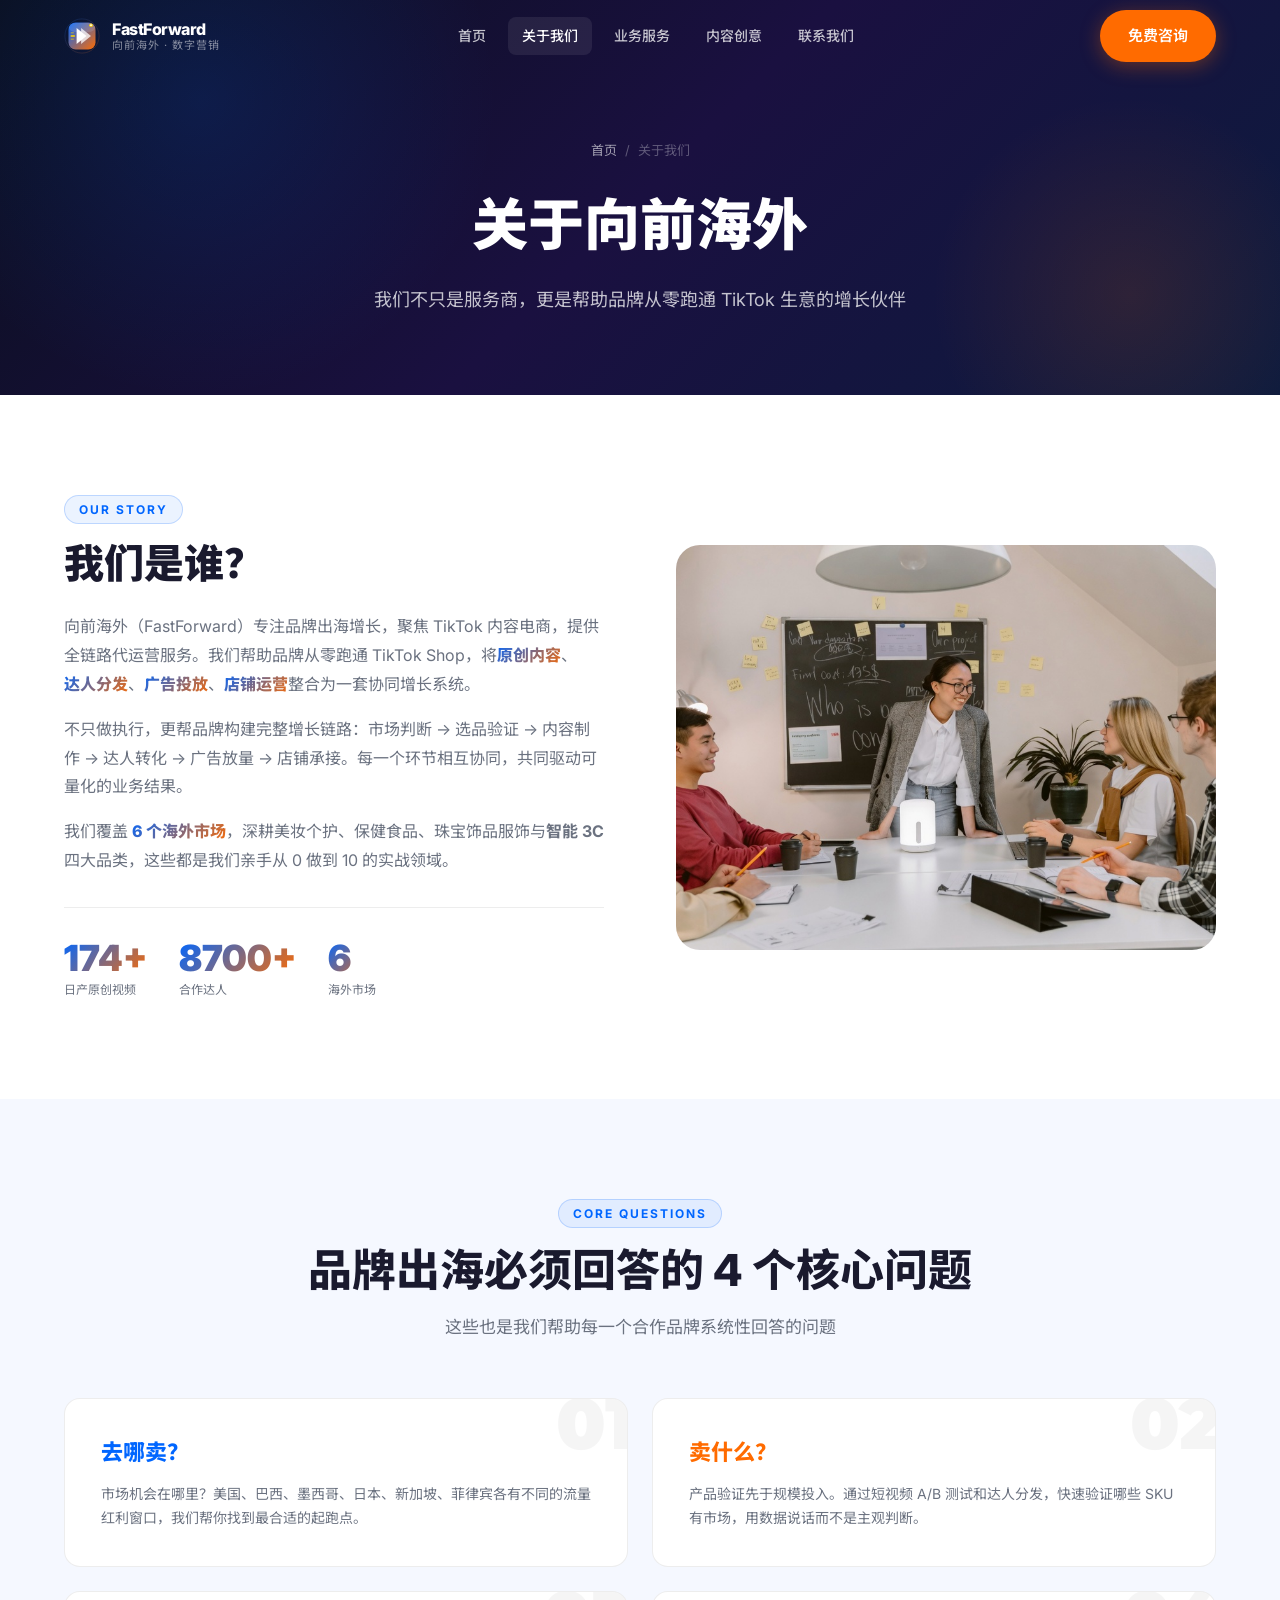
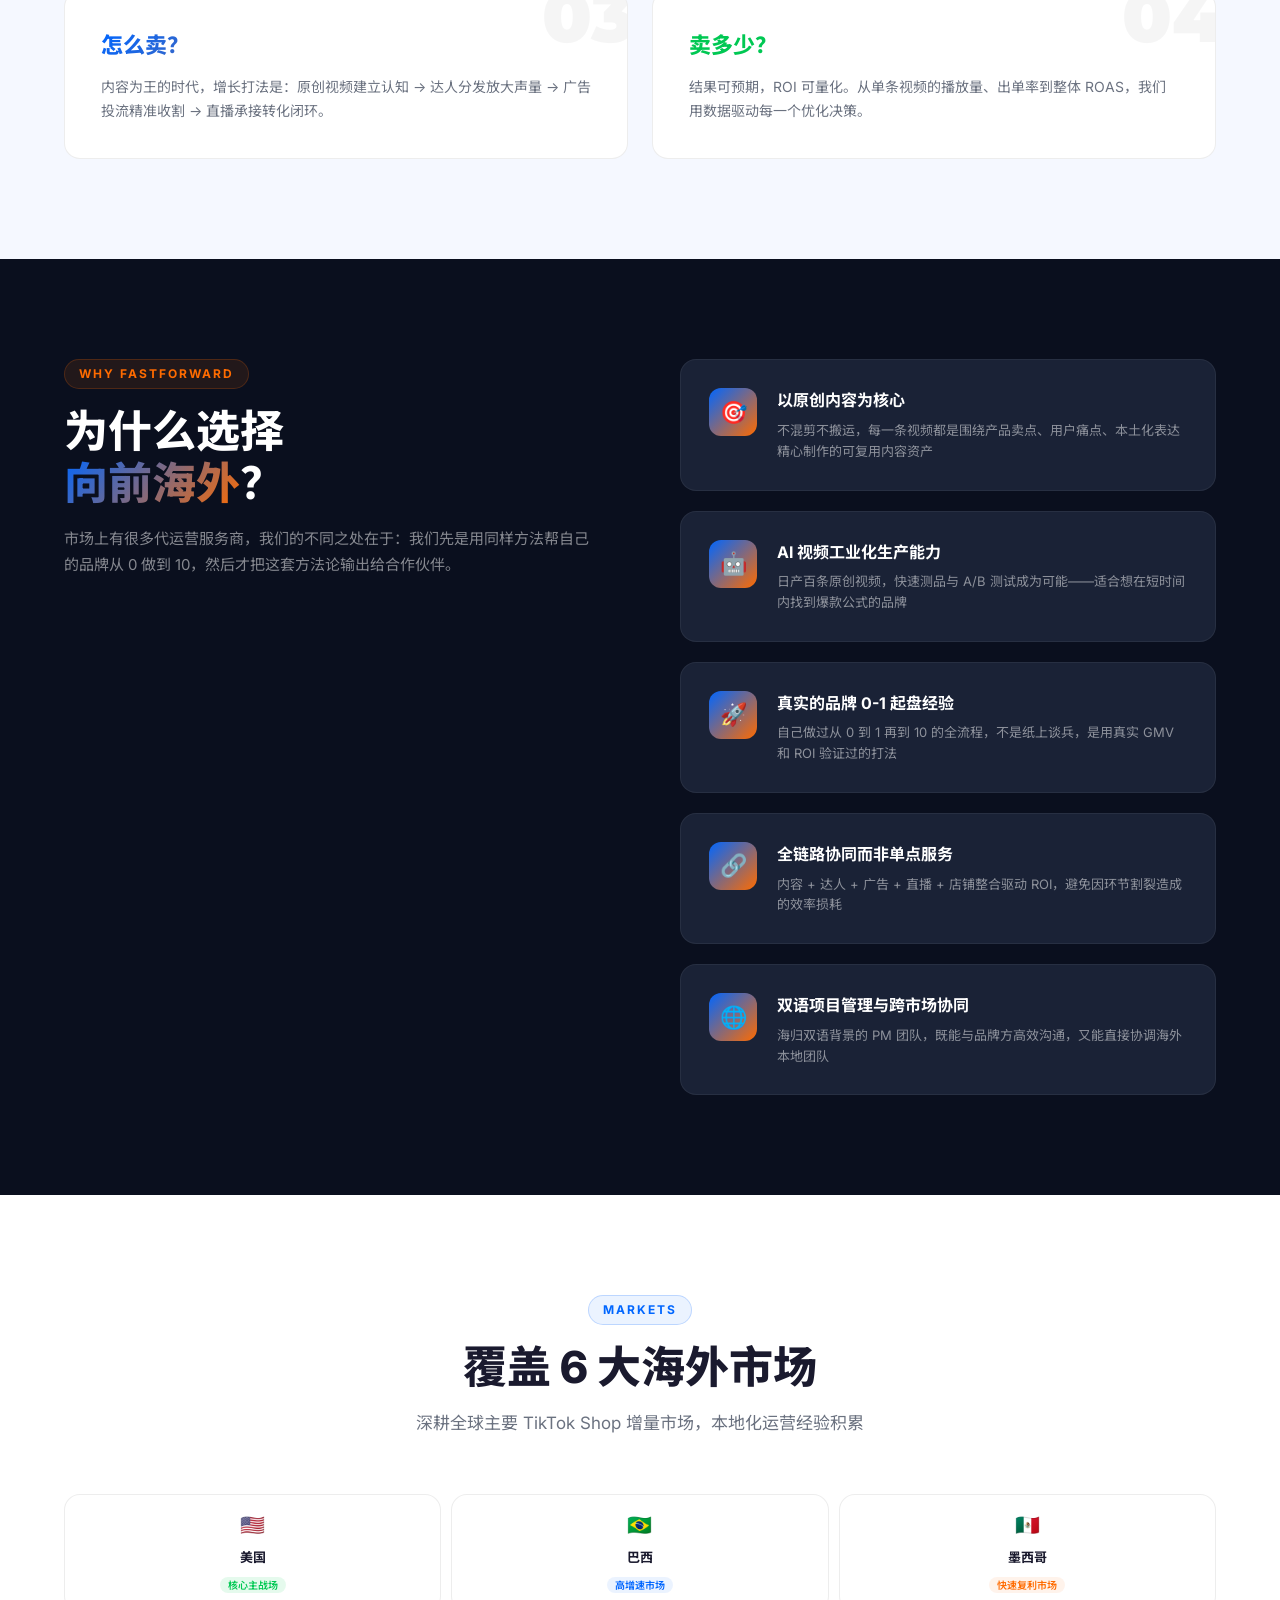
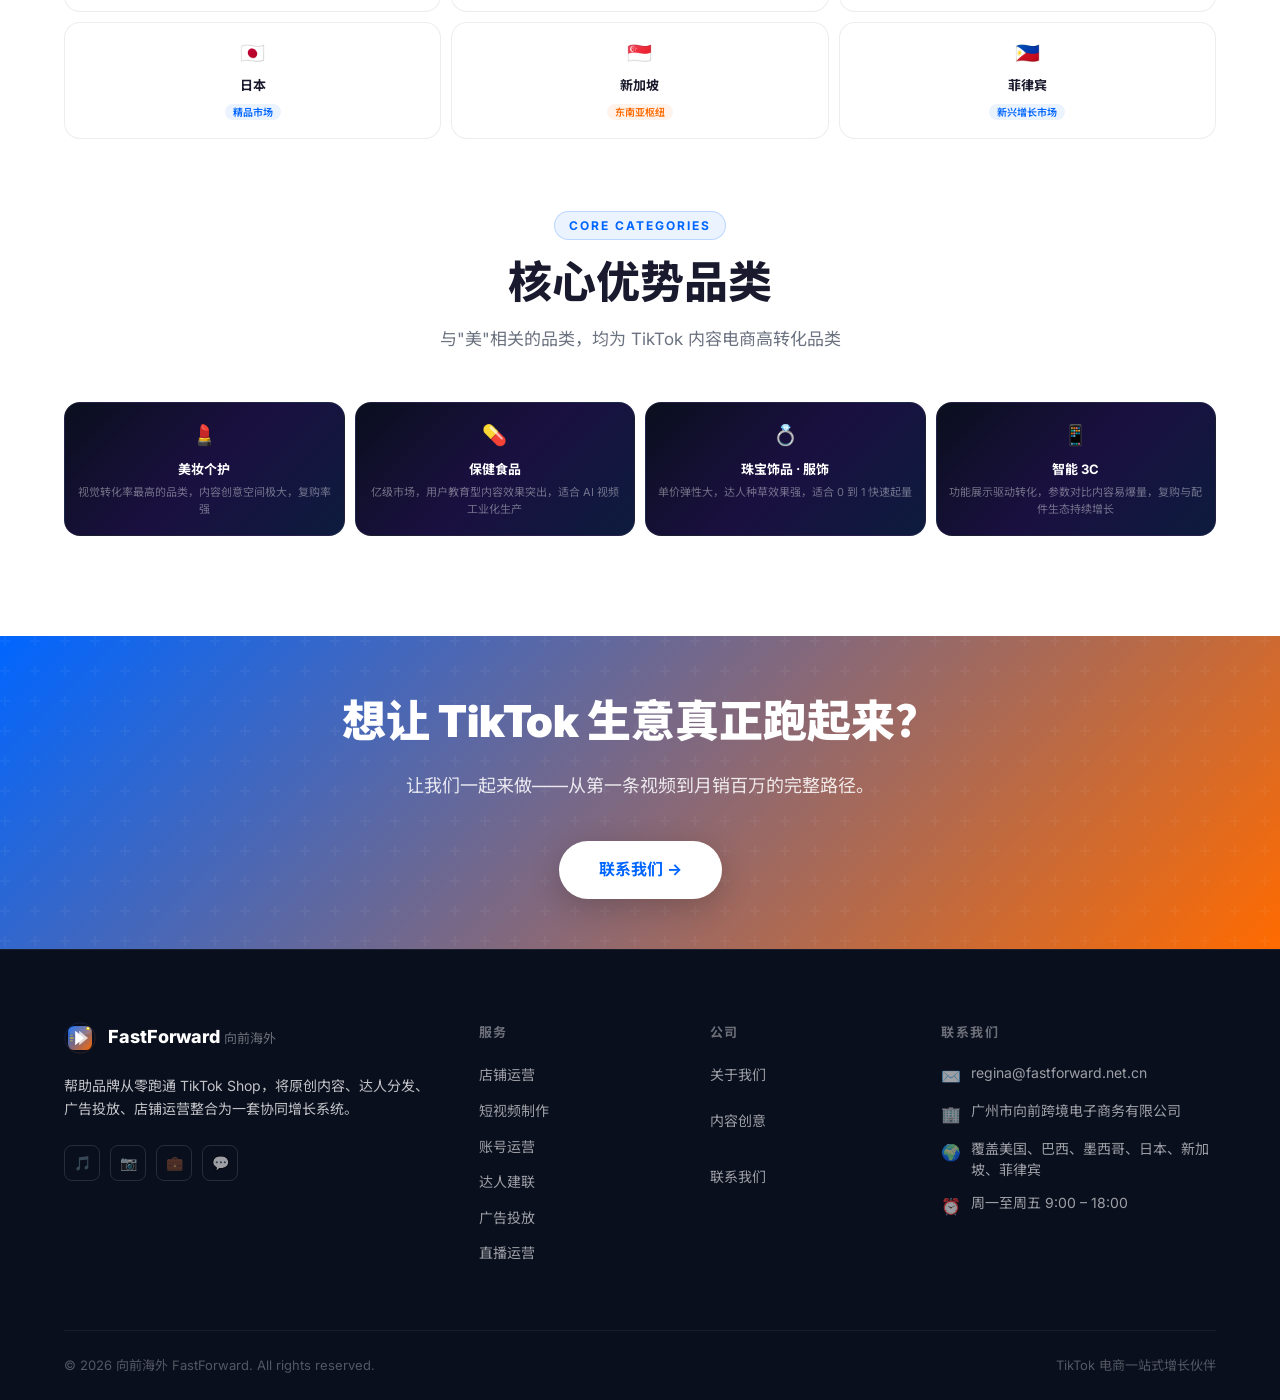
<file: pages/about.html>
<!DOCTYPE html>
<html lang="zh-CN">
<head>
  <meta charset="UTF-8" />
  <meta name="viewport" content="width=device-width, initial-scale=1.0" />
  <title>关于我们 — 向前海外 FastForward</title>
  <link rel="preconnect" href="https://fonts.googleapis.com" />
  <link rel="preconnect" href="https://fonts.gstatic.com" crossorigin />
  <link href="https://fonts.googleapis.com/css2?family=Inter:wght@400;500;600;700;800;900&family=Montserrat:wght@700;800;900&family=Noto+Sans+SC:wght@400;500;700;900&display=swap" rel="stylesheet" />
  <link rel="stylesheet" href="assets/css/style.css" />
  <style>
    /* ---- 关于页专用样式 ---- */
    .about-intro { background: var(--white); }
    .about-intro-grid {
      display: grid; grid-template-columns: 1fr 1fr; gap: 72px; align-items: center;
    }
    .about-intro-text h2 { font-size: clamp(28px,3.5vw,40px); font-weight:900; margin-bottom:24px; line-height:1.2; }
    .about-intro-text p { font-size:16px; color:var(--text-muted); line-height:1.8; margin-bottom:16px; }
    .about-intro-text .highlight {
      display: inline-block; background: var(--grad-text);
      -webkit-background-clip: text; -webkit-text-fill-color: transparent; background-clip: text;
      font-weight:800;
    }
    .about-intro-img {
      border-radius: var(--radius-lg); overflow:hidden;
      background: linear-gradient(135deg, #0A0F1E, #1A2236);
      aspect-ratio: 4/3;
      display:flex; align-items:center; justify-content:center;
      position:relative;
    }
    .about-intro-img .img-placeholder {
      display:flex; flex-direction:column; align-items:center; gap:12px;
      color:rgba(255,255,255,0.25); text-align:center; padding:32px;
    }
    .about-intro-img .img-placeholder span { font-size:56px; }
    .about-intro-img .img-placeholder p { font-size:13px; line-height:1.5; }

    /* 数字强调 */
    .key-nums { display:flex; gap:32px; margin-top:32px; padding-top:32px; border-top:1px solid rgba(0,0,0,0.07); }
    .key-num-item .n { font-size:36px; font-weight:900; line-height:1; }
    .key-num-item .l { font-size:12px; color:var(--text-muted); margin-top:4px; }

    /* 四大问题 */
    .questions-grid { display:grid; grid-template-columns: repeat(2,1fr); gap:24px; }
    .q-card {
      padding:36px; border-radius:var(--radius-md);
      background:var(--white); border:1px solid rgba(0,0,0,0.07);
      transition:var(--transition); position:relative; overflow:hidden;
    }
    .q-card:hover { transform:translateY(-4px); box-shadow:0 12px 32px rgba(0,102,255,0.08); border-color:rgba(0,102,255,0.15); }
    .q-num {
      font-size:72px; font-weight:900; position:absolute; right:-8px; top:-12px;
      color:rgba(0,0,0,0.04); font-family:'Montserrat',sans-serif; line-height:1;
    }
    .q-card h3 { font-size:22px; font-weight:800; margin-bottom:12px; }
    .q-card p { font-size:14px; color:var(--text-muted); line-height:1.7; }

    /* 差异化优势 */
    .advantage-list { display:grid; grid-template-columns: 1fr; gap:20px; }
    .adv-item {
      display:flex; gap:20px; align-items:flex-start;
      padding:28px; border-radius:var(--radius-md);
      background:var(--dark-card); border:1px solid rgba(255,255,255,0.06);
      transition:var(--transition);
    }
    .adv-item:hover { border-color:rgba(0,102,255,0.25); background:#1e2d45; }
    .adv-icon { width:48px; height:48px; border-radius:12px; background:var(--grad-main); display:flex; align-items:center; justify-content:center; font-size:22px; flex-shrink:0; }
    .adv-item h3 { font-size:16px; font-weight:700; color:var(--white); margin-bottom:6px; }
    .adv-item p { font-size:13px; color:rgba(255,255,255,0.5); line-height:1.6; }

    /* 手机端：优势项改为 2 列网格 */
    @media (max-width: 768px) {
      .advantage-list { grid-template-columns: 1fr; }
      .adv-item { flex-direction: column; padding: 20px; }
      .adv-icon { margin-bottom: 12px; }
    }

    /* 市场 */
    .markets-grid { display:grid; grid-template-columns: repeat(3,1fr); gap:10px; }
    .market-card {
      padding:14px 12px; border-radius:var(--radius-md);
      background:var(--white); border:1px solid rgba(0,0,0,0.07);
      text-align:center; transition:var(--transition);
    }
    .market-card:hover { transform:translateY(-4px); box-shadow:var(--shadow-blue); border-color:rgba(0,102,255,0.2); }
    .market-flag { font-size:20px; margin-bottom:6px; display:block; }
    .market-name { font-size:13px; font-weight:700; margin-bottom:3px; }
    .market-tag { font-size:10px; font-weight:600; padding:2px 8px; border-radius:100px; }
    .tag-primary { background:rgba(0,200,83,0.1); color:var(--green); }
    .tag-growth  { background:rgba(0,102,255,0.08); color:var(--blue); }
    .tag-expand  { background:rgba(255,107,0,0.08); color:var(--orange); }

    /* 品类 */
    .category-grid { display:grid; grid-template-columns: repeat(4,1fr); gap:10px; margin-top:48px; }
    .cat-card {
      padding:16px 12px; text-align:center;
      border-radius:var(--radius-md);
      background:var(--grad-dark); border:1px solid rgba(255,255,255,0.06);
    }
    .cat-card .emoji { font-size:20px; margin-bottom:8px; display:block; }
    .cat-card h3 { font-size:13px; font-weight:700; color:var(--white); margin-bottom:4px; }
    .cat-card p { font-size:11px; color:rgba(255,255,255,0.4); line-height:1.6; }

    @media (max-width:768px) {
      .about-intro-grid { grid-template-columns:1fr; gap:40px; }
      .questions-grid { grid-template-columns:1fr; }
      .markets-grid { grid-template-columns: repeat(2,1fr); }
      .category-grid { grid-template-columns:1fr; }
    }
    @media (max-width:640px) {
      .markets-grid { grid-template-columns:1fr; }
    }
  </style>
</head>
<body>

<!-- 导航栏 -->
<nav class="nav scrolled">
  <div class="nav-inner">
    <a href="index.html" class="nav-logo">
      <img src="assets/images/logo/fastforward-logo-icon.svg" alt="FastForward Icon" />
      <div class="nav-logo-text">
        <span class="en">FastForward</span>
        <span class="cn">向前海外 · 数字营销</span>
      </div>
    </a>
    <div class="nav-links">
      <a href="index.html">首页</a>
      <a href="about.html" class="active">关于我们</a>
      <a href="services.html">业务服务</a>
      <!-- <a href="cases.html">案例展示（已隐藏）</a> -->
      <a href="creative.html">内容创意</a>
      <!-- <a href="pricing.html">报价方案（已隐藏）</a> -->
      
      <a href="index.html#home-contact">联系我们</a>
    </div>
    <a href="index.html#home-contact" class="btn btn-primary nav-cta">免费咨询</a>
    <button class="nav-hamburger"><span></span><span></span><span></span></button>
  </div>
</nav>
<nav class="nav-mobile">
  <a href="index.html">首页</a><a href="about.html">关于我们</a><a href="services.html">业务服务</a>
  <!-- <a href="cases.html">案例展示（已隐藏）</a> --><a href="creative.html">内容创意</a><!-- <a href="pricing.html">报价方案（已隐藏）</a> -->
  <a href="index.html#home-contact">联系我们</a>
</nav>

<!-- Page Hero -->
<section class="page-hero">
  <div class="container">
    <div class="breadcrumb"><a href="index.html">首页</a><span>/</span><span>关于我们</span></div>
    <h1>关于向前海外</h1>
    <p>我们不只是服务商，更是帮助品牌从零跑通 TikTok 生意的增长伙伴</p>
  </div>
</section>

<!-- 公司简介 -->
<section class="section-pad about-intro">
  <div class="container">
    <div class="about-intro-grid">
      <div class="about-intro-text fade-left">
        <span class="section-tag">Our Story</span>
        <h2>我们是谁？</h2>
        <p>
          向前海外（FastForward）专注品牌出海增长，聚焦 TikTok 内容电商，提供全链路代运营服务。我们帮助品牌从零跑通 TikTok Shop，将<span class="highlight">原创内容</span>、<span class="highlight">达人分发</span>、<span class="highlight">广告投放</span>、<span class="highlight">店铺运营</span>整合为一套协同增长系统。
        </p>
        <p>
          不只做执行，更帮品牌构建完整增长链路：市场判断 → 选品验证 → 内容制作 → 达人转化 → 广告放量 → 店铺承接。每一个环节相互协同，共同驱动可量化的业务结果。
        </p>
        <p style="margin-bottom:0;">
          我们覆盖 <span class="highlight">6 个海外市场</span>，深耕美妆个护、保健食品、珠宝饰品服饰与<strong>智能 3C</strong>四大品类，这些都是我们亲手从 0 做到 10 的实战领域。
        </p>
        <div class="key-nums">
          <div class="key-num-item">
            <div class="n grad-text"><span data-countup data-target="200" data-suffix="+">200+</span></div>
            <div class="l">日产原创视频</div>
          </div>
          <div class="key-num-item">
            <div class="n grad-text"><span data-countup data-target="10000" data-suffix="+">10000+</span></div>
            <div class="l">合作达人</div>
          </div>
          <div class="key-num-item">
            <div class="n grad-text">6</div>
            <div class="l">海外市场</div>
          </div>
        </div>
      </div>
      <div class="about-intro-img fade-right">
        <img src="assets/images/team-office.png" alt="FastForward 团队" style="width:100%;height:100%;object-fit:cover;" />
      </div>
    </div>
  </div>
</section>

<!-- 四大问题 -->
<section class="section-pad" style="background:var(--light-bg);">
  <div class="container">
    <div style="text-align:center;margin-bottom:56px;">
      <span class="section-tag">Core Questions</span>
      <h2 class="section-title fade-up">品牌出海必须回答的 4 个核心问题</h2>
      <p class="section-subtitle fade-up" style="margin:0 auto;" data-delay="100">这些也是我们帮助每一个合作品牌系统性回答的问题</p>
    </div>
    <div class="questions-grid">
      <div class="q-card fade-up" data-delay="0">
        <div class="q-num">01</div>
        <h3 style="color:var(--blue);">去哪卖？</h3>
        <p>市场机会在哪里？美国、巴西、墨西哥、日本、新加坡、菲律宾各有不同的流量红利窗口，我们帮你找到最合适的起跑点。</p>
      </div>
      <div class="q-card fade-up" data-delay="100">
        <div class="q-num">02</div>
        <h3 style="color:var(--orange);">卖什么？</h3>
        <p>产品验证先于规模投入。通过短视频 A/B 测试和达人分发，快速验证哪些 SKU 有市场，用数据说话而不是主观判断。</p>
      </div>
      <div class="q-card fade-up" data-delay="200">
        <div class="q-num">03</div>
        <h3 style="background:var(--grad-text);-webkit-background-clip:text;-webkit-text-fill-color:transparent;background-clip:text;">怎么卖？</h3>
        <p>内容为王的时代，增长打法是：原创视频建立认知 → 达人分发放大声量 → 广告投流精准收割 → 直播承接转化闭环。</p>
      </div>
      <div class="q-card fade-up" data-delay="300">
        <div class="q-num">04</div>
        <h3 style="color:var(--green);">卖多少？</h3>
        <p>结果可预期，ROI 可量化。从单条视频的播放量、出单率到整体 ROAS，我们用数据驱动每一个优化决策。</p>
      </div>
    </div>
  </div>
</section>

<!-- 五大差异化优势 -->
<section class="section-pad" style="background:var(--dark-bg);">
  <div class="container">
    <div style="display:grid;grid-template-columns:1fr 1fr;gap:80px;align-items:start;">
      <div>
        <span class="section-tag" style="color:var(--orange);background:rgba(255,107,0,0.1);border-color:rgba(255,107,0,0.2);">Why FastForward</span>
        <h2 class="section-title fade-left" style="color:var(--white);">为什么选择<br/><span class="grad-text">向前海外</span>？</h2>
        <p style="color:rgba(255,255,255,0.5);font-size:15px;line-height:1.7;margin-top:16px;">
          市场上有很多代运营服务商，我们的不同之处在于：我们先是用同样方法帮自己的品牌从 0 做到 10，然后才把这套方法论输出给合作伙伴。
        </p>
      </div>
      <div class="advantage-list fade-right">
        <div class="adv-item">
          <div class="adv-icon">🎯</div>
          <div>
            <h3>以原创内容为核心</h3>
            <p>不混剪不搬运，每一条视频都是围绕产品卖点、用户痛点、本土化表达精心制作的可复用内容资产</p>
          </div>
        </div>
        <div class="adv-item">
          <div class="adv-icon">🤖</div>
          <div>
            <h3>AI 视频工业化生产能力</h3>
            <p>日产百条原创视频，快速测品与 A/B 测试成为可能——适合想在短时间内找到爆款公式的品牌</p>
          </div>
        </div>
        <div class="adv-item">
          <div class="adv-icon">🚀</div>
          <div>
            <h3>真实的品牌 0-1 起盘经验</h3>
            <p>自己做过从 0 到 1 再到 10 的全流程，不是纸上谈兵，是用真实 GMV 和 ROI 验证过的打法</p>
          </div>
        </div>
        <div class="adv-item">
          <div class="adv-icon">🔗</div>
          <div>
            <h3>全链路协同而非单点服务</h3>
            <p>内容 + 达人 + 广告 + 直播 + 店铺整合驱动 ROI，避免因环节割裂造成的效率损耗</p>
          </div>
        </div>
        <div class="adv-item">
          <div class="adv-icon">🌐</div>
          <div>
            <h3>双语项目管理与跨市场协同</h3>
            <p>海归双语背景的 PM 团队，既能与品牌方高效沟通，又能直接协调海外本地团队</p>
          </div>
        </div>
      </div>
    </div>
  </div>
</section>

<!-- 覆盖市场 -->
<section class="section-pad" style="background:var(--white);">
  <div class="container">
    <div style="text-align:center;margin-bottom:56px;">
      <span class="section-tag">Markets</span>
      <h2 class="section-title fade-up">覆盖 6 大海外市场</h2>
      <p class="section-subtitle fade-up" style="margin:0 auto;" data-delay="100">深耕全球主要 TikTok Shop 增量市场，本地化运营经验积累</p>
    </div>
    <div class="markets-grid">
      <div class="market-card fade-up" data-delay="0">
        <span class="market-flag">🇺🇸</span>
        <div class="market-name">美国</div>
        <span class="market-tag tag-primary">核心主战场</span>
      </div>
      <div class="market-card fade-up" data-delay="80">
        <span class="market-flag">🇧🇷</span>
        <div class="market-name">巴西</div>
        <span class="market-tag tag-growth">高增速市场</span>
      </div>
      <div class="market-card fade-up" data-delay="160">
        <span class="market-flag">🇲🇽</span>
        <div class="market-name">墨西哥</div>
        <span class="market-tag tag-expand">快速复利市场</span>
      </div>
      <div class="market-card fade-up" data-delay="0">
        <span class="market-flag">🇯🇵</span>
        <div class="market-name">日本</div>
        <span class="market-tag tag-growth">精品市场</span>
      </div>
      <div class="market-card fade-up" data-delay="80">
        <span class="market-flag">🇸🇬</span>
        <div class="market-name">新加坡</div>
        <span class="market-tag tag-expand">东南亚枢纽</span>
      </div>
      <div class="market-card fade-up" data-delay="160">
        <span class="market-flag">🇵🇭</span>
        <div class="market-name">菲律宾</div>
        <span class="market-tag tag-growth">新兴增长市场</span>
      </div>
    </div>

    <!-- 核心品类 -->
    <div style="text-align:center;margin-top:72px;margin-bottom:40px;">
      <span class="section-tag">Core Categories</span>
      <h2 class="section-title fade-up">核心优势品类</h2>
      <p class="section-subtitle fade-up" style="margin:0 auto;" data-delay="100">与"美"相关的品类，均为 TikTok 内容电商高转化品类</p>
    </div>
    <div class="category-grid">
      <div class="cat-card fade-up" data-delay="0">
        <span class="emoji">💄</span>
        <h3>美妆个护</h3>
        <p>视觉转化率最高的品类，内容创意空间极大，复购率强</p>
      </div>
      <div class="cat-card fade-up" data-delay="100">
        <span class="emoji">💊</span>
        <h3>保健食品</h3>
        <p>亿级市场，用户教育型内容效果突出，适合 AI 视频工业化生产</p>
      </div>
      <div class="cat-card fade-up" data-delay="200">
        <span class="emoji">💍</span>
        <h3>珠宝饰品 · 服饰</h3>
        <p>单价弹性大，达人种草效果强，适合 0 到 1 快速起量</p>
      </div>
      <div class="cat-card fade-up" data-delay="300">
        <span class="emoji">📱</span>
        <h3>智能 3C</h3>
        <p>功能展示驱动转化，参数对比内容易爆量，复购与配件生态持续增长</p>
      </div>
    </div>
  </div>
</section>

<!-- CTA -->
<section class="cta-section">
  <div class="container">
    <h2>想让 TikTok 生意真正跑起来？</h2>
    <p>让我们一起来做——从第一条视频到月销百万的完整路径。</p>
    <a href="index.html#home-contact" class="cta-btn-white">联系我们 →</a>
  </div>
</section>

<!-- Footer -->
<footer class="footer">
  <div class="container">
    <div class="footer-grid">
      <div class="footer-brand">
        <div class="logo-wrap">
          <img src="assets/images/logo/fastforward-logo-icon.svg" alt="FastForward" />
          <div class="brand-name">FastForward <span style="font-size:13px;font-weight:400;color:rgba(255,255,255,0.4);">向前海外</span></div>
        </div>
        <p>帮助品牌从零跑通 TikTok Shop，将原创内容、达人分发、广告投放、店铺运营整合为一套协同增长系统。</p>
        <div class="social-links">
          <a class="social-link" href="#">🎵</a>
          <a class="social-link" href="#">📷</a>
          <a class="social-link" href="#">💼</a>
          <a class="social-link" href="#">💬</a>
        </div>
      </div>
      <div class="footer-col">
        <h4>服务</h4>
        <ul>
          <li><a href="services.html">店铺运营</a></li>
          <li><a href="services.html">短视频制作</a></li>
          <li><a href="services.html">账号运营</a></li>
          <li><a href="services.html">达人建联</a></li>
          <li><a href="services.html">广告投放</a></li>
          <li><a href="services.html">直播运营</a></li>
        </ul>
      </div>
      <div class="footer-col">
        <h4>公司</h4>
        <ul>
          <li><a href="about.html">关于我们</a></li>
          <li><!-- <a href="cases.html">成功案例（已隐藏）</a> --></li>
          <li><a href="creative.html">内容创意</a></li>
          <li><!-- <a href="pricing.html">报价方案（已隐藏）</a> --></li>
          <li></li>
          <li><a href="index.html#home-contact">联系我们</a></li>
        </ul>
      </div>
      <div class="footer-col">
        <h4>联系我们</h4>
        <div class="footer-contact">
          <div class="footer-contact-item"><span class="icon">✉️</span><span>regina@fastforward.net.cn</span></div>
          <div class="footer-contact-item"><span class="icon">🏢</span><span>广州市向前跨境电子商务有限公司</span></div>
          <div class="footer-contact-item"><span class="icon">🌍</span><span>覆盖美国、巴西、墨西哥、日本、新加坡、菲律宾</span></div>
          <div class="footer-contact-item"><span class="icon">⏰</span><span>周一至周五 9:00 – 18:00</span></div>
        </div>
      </div>
    </div>
    <div class="footer-bottom">
      <span>© 2026 向前海外 FastForward. All rights reserved.</span>
      <span>TikTok 电商一站式增长伙伴</span>
    </div>
  </div>
</footer>

<script src="assets/js/main.js"></script>
  </body>
</html>
</file>
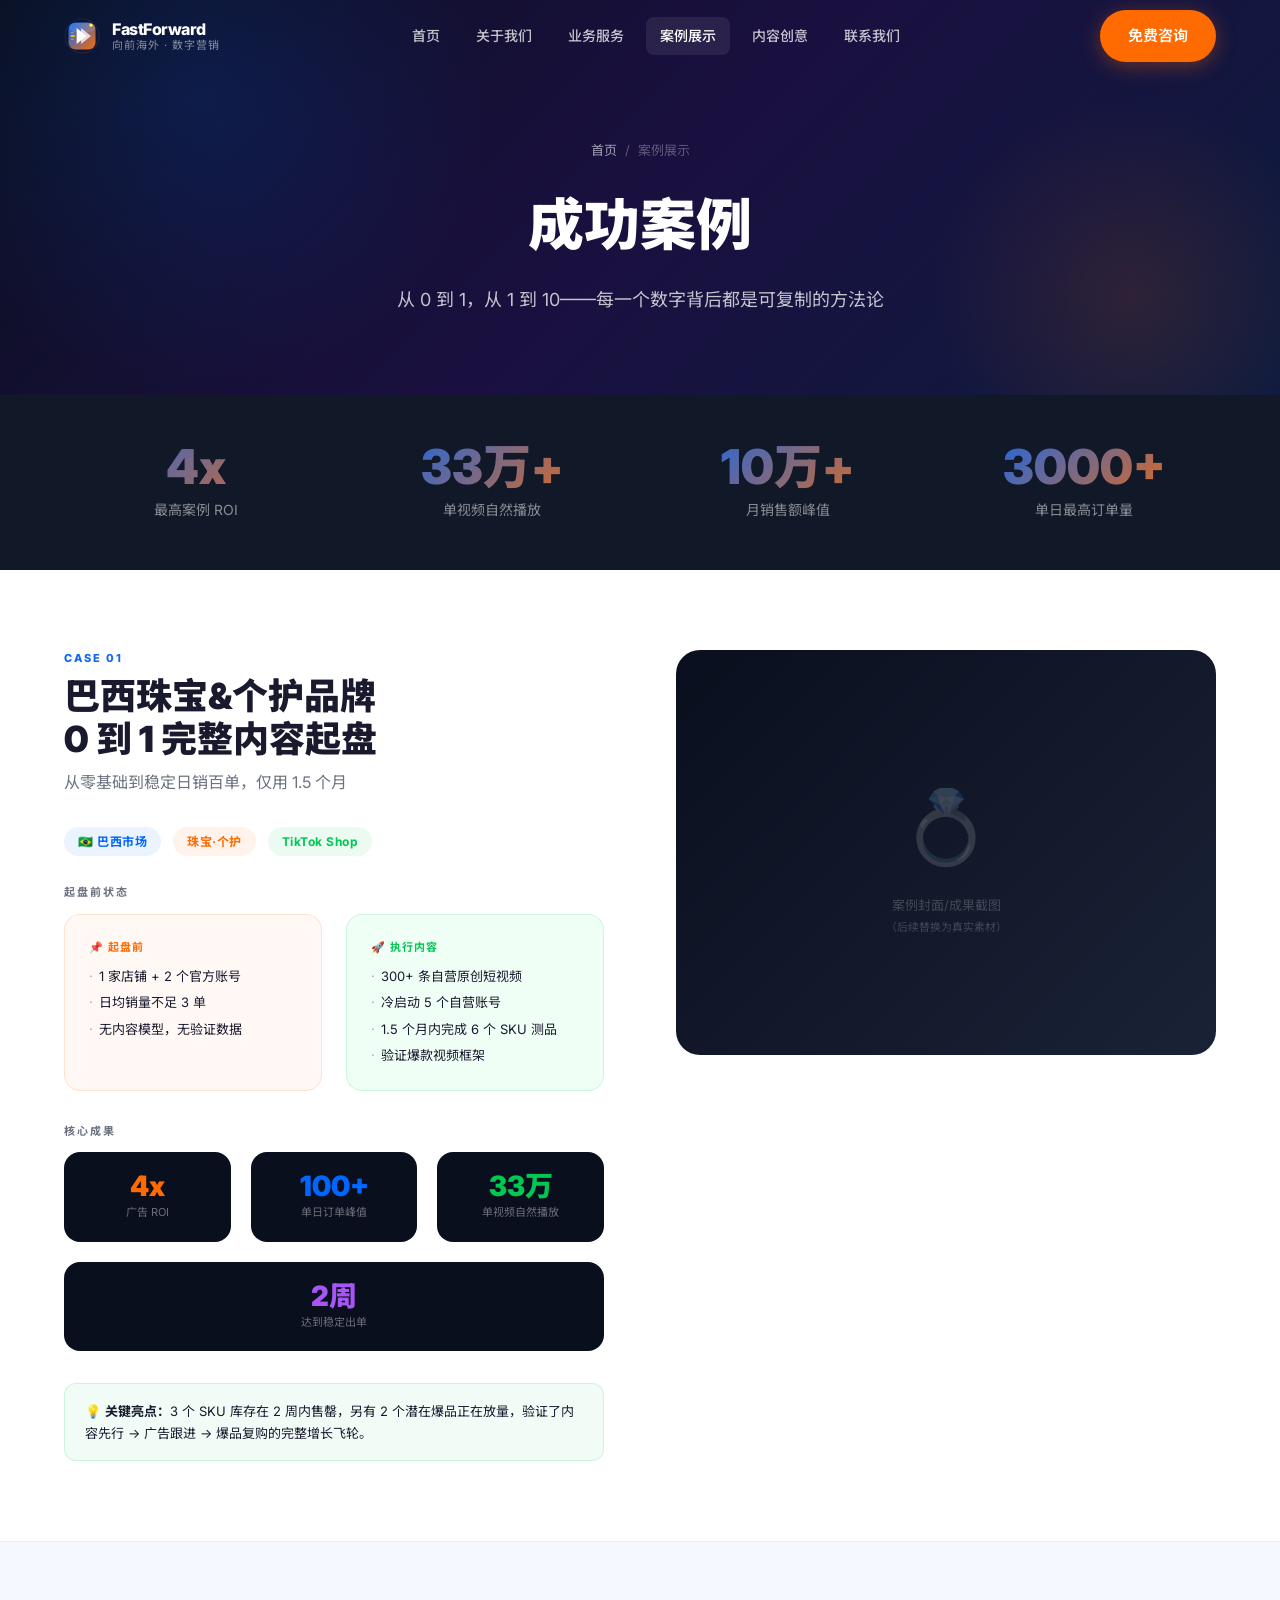
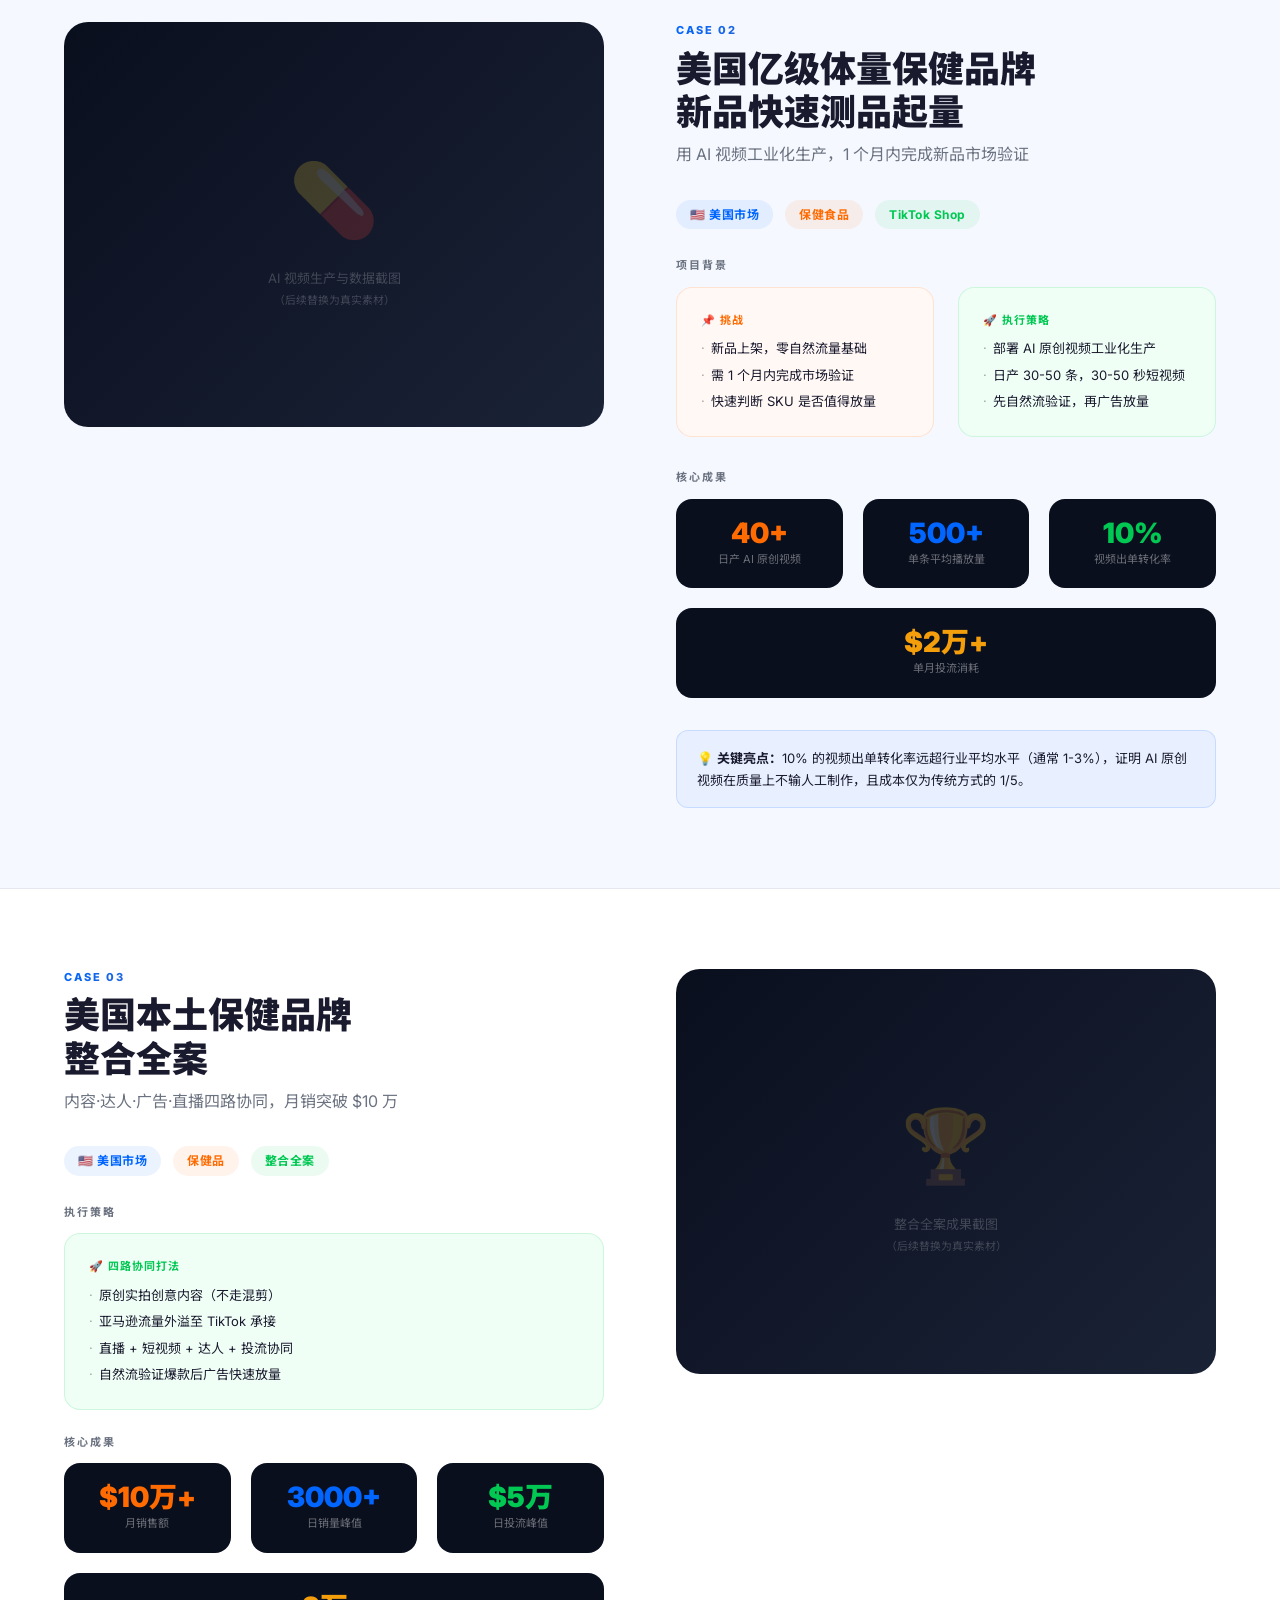
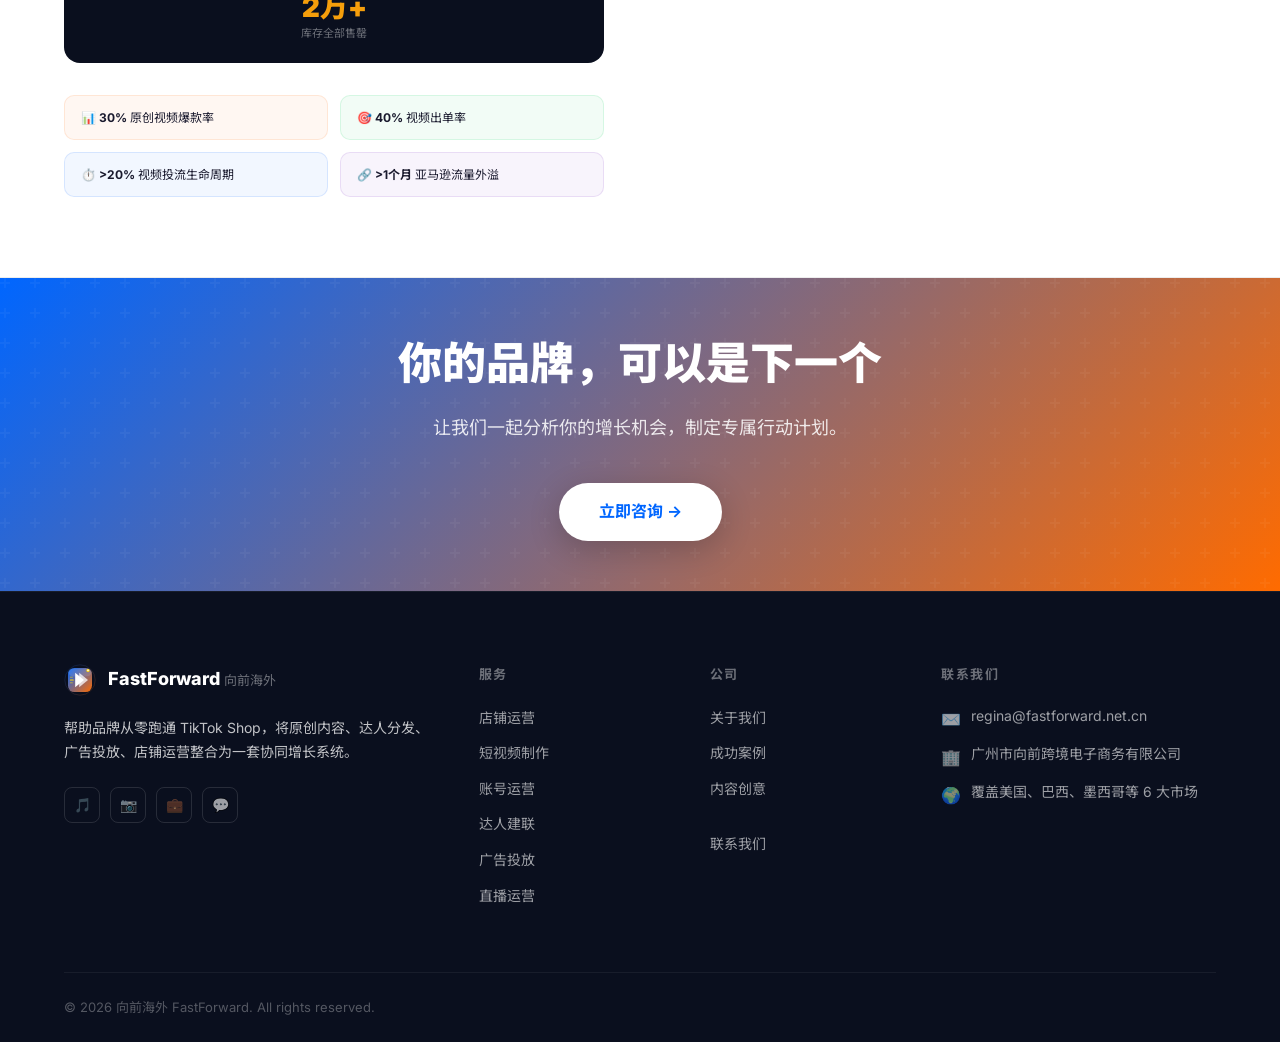
<file: pages/cases.html>
<!DOCTYPE html>
<html lang="zh-CN">
<head>
  <meta charset="UTF-8" />
  <meta name="viewport" content="width=device-width, initial-scale=1.0" />
  <title>成功案例 — 向前海外 FastForward</title>
  <link rel="preconnect" href="https://fonts.googleapis.com" />
  <link rel="preconnect" href="https://fonts.gstatic.com" crossorigin />
  <link href="https://fonts.googleapis.com/css2?family=Inter:wght@400;500;600;700;800;900&family=Montserrat:wght@700;800;900&family=Noto+Sans+SC:wght@400;500;700;900&display=swap" rel="stylesheet" />
  <link rel="stylesheet" href="assets/css/style.css" />
  <style>
    /* 案例页专用 */
    .case-full {
      padding: 80px 0;
      border-bottom: 1px solid rgba(0,0,0,0.07);
    }
    .case-full:nth-child(odd)  { background: var(--white); }
    .case-full:nth-child(even) { background: var(--light-bg); }

    .case-num-badge {
      font-size: 11px; font-weight: 800; letter-spacing: 2px;
      text-transform: uppercase;
      background: var(--grad-main);
      -webkit-background-clip: text; -webkit-text-fill-color: transparent; background-clip: text;
      margin-bottom: 8px; display: block;
    }
    .case-full-title { font-size: clamp(24px,3vw,36px); font-weight:900; margin-bottom:8px; line-height:1.2; }
    .case-full-subtitle { font-size:16px; color:var(--text-muted); margin-bottom:32px; }

    .case-meta-row { display:flex; gap:12px; flex-wrap:wrap; margin-bottom:28px; }
    .case-tag {
      font-size:12px; font-weight:700; padding:5px 14px;
      border-radius:100px; letter-spacing:0.5px;
    }
    .case-tag-market  { background:rgba(0,102,255,0.08); color:var(--blue); }
    .case-tag-cat     { background:rgba(255,107,0,0.08); color:var(--orange); }
    .case-tag-plat    { background:rgba(0,200,83,0.08);  color:var(--green); }

    .case-section-label { font-size:11px; font-weight:700; letter-spacing:2px; text-transform:uppercase; color:var(--text-muted); margin-bottom:12px; }

    .case-before-after { display:grid; grid-template-columns:1fr 1fr; gap:24px; margin-bottom:32px; }
    .ba-card {
      padding:24px; border-radius:var(--radius-md);
      border:1px solid rgba(0,0,0,0.08);
    }
    .ba-card.before { background:#FFF8F5; border-color:rgba(255,107,0,0.15); }
    .ba-card.after  { background:#F0FFF6; border-color:rgba(0,200,83,0.15); }
    .ba-label { font-size:11px; font-weight:700; letter-spacing:1px; margin-bottom:10px; }
    .ba-label.b-label { color:var(--orange); }
    .ba-label.a-label { color:var(--green); }
    .ba-card ul { display:flex; flex-direction:column; gap:7px; }
    .ba-card li { font-size:13px; color:var(--text-dark); display:flex; gap:6px; line-height:1.5; }
    .ba-card li::before { content:'·'; flex-shrink:0; opacity:0.4; }

    .result-stats { display:flex; gap:20px; flex-wrap:wrap; margin-bottom:32px; }
    .result-stat-card {
      flex:1; min-width:130px;
      padding:20px; border-radius:var(--radius-md);
      background: var(--dark-bg);
      text-align:center;
    }
    .result-stat-card .n { font-size:28px; font-weight:900; line-height:1; margin-bottom:4px; }
    .result-stat-card .l { font-size:11px; color:rgba(255,255,255,0.4); }

    .case-visual {
      border-radius:var(--radius-lg); overflow:hidden;
      background:linear-gradient(135deg,#0A0F1E,#1A2236);
      aspect-ratio:4/3;
      display:flex; align-items:center; justify-content:center;
    }
    .case-visual-inner { text-align:center; color:rgba(255,255,255,0.2); padding:32px; }
    .case-visual-inner span { font-size:72px; display:block; margin-bottom:12px; }

    .case-layout { display:grid; grid-template-columns:1fr 1fr; gap:72px; align-items:start; }
    .case-layout.reverse { direction:rtl; }
    .case-layout.reverse > * { direction:ltr; }

    @media(max-width:768px) {
      .case-layout { grid-template-columns:1fr; gap:36px; }
      .case-layout.reverse { direction:ltr; }
      .case-before-after { grid-template-columns:1fr; }
    }
  </style>
</head>
<body>

<nav class="nav scrolled">
  <div class="nav-inner">
    <a href="index.html" class="nav-logo">
      <img src="assets/images/logo/fastforward-logo-icon.svg" alt="FastForward Icon" />
      <div class="nav-logo-text"><span class="en">FastForward</span><span class="cn">向前海外 · 数字营销</span></div>
    </a>
    <div class="nav-links">
      <a href="index.html">首页</a><a href="about.html">关于我们</a><a href="services.html">业务服务</a>
      <a href="cases.html" class="active">案例展示</a>
      <a href="creative.html">内容创意</a><!-- <a href="pricing.html">报价方案（已隐藏）</a> --><a href="index.html#home-contact">联系我们</a>
    </div>
    <a href="index.html#home-contact" class="btn btn-primary nav-cta">免费咨询</a>
    <button class="nav-hamburger"><span></span><span></span><span></span></button>
  </div>
</nav>
<nav class="nav-mobile">
  <a href="index.html">首页</a><a href="about.html">关于我们</a><a href="services.html">业务服务</a>
  <a href="cases.html">案例展示</a><a href="creative.html">内容创意</a><!-- <a href="pricing.html">报价方案（已隐藏）</a> -->
  <a href="index.html#home-contact">联系我们</a>
</nav>

<section class="page-hero">
  <div class="container">
    <div class="breadcrumb"><a href="index.html">首页</a><span>/</span><span>案例展示</span></div>
    <h1>成功案例</h1>
    <p>从 0 到 1，从 1 到 10——每一个数字背后都是可复制的方法论</p>
  </div>
</section>

<!-- 案例汇总数据 -->
<section class="stats-strip">
  <div class="container">
    <div class="stats-grid">
      <div class="stat-item fade-up">
        <div class="stat-num"><span data-countup data-target="4" data-suffix="x">4x</span></div>
        <div class="stat-label">最高案例 ROI</div>
      </div>
      <div class="stat-item fade-up" data-delay="100">
        <div class="stat-num"><span data-countup data-target="33" data-suffix="万+">33万+</span></div>
        <div class="stat-label">单视频自然播放</div>
      </div>
      <div class="stat-item fade-up" data-delay="200">
        <div class="stat-num"><span data-countup data-target="10" data-suffix="万+">$10万+</span></div>
        <div class="stat-label">月销售额峰值</div>
      </div>
      <div class="stat-item fade-up" data-delay="300">
        <div class="stat-num"><span data-countup data-target="3000" data-suffix="+">3000+</span></div>
        <div class="stat-label">单日最高订单量</div>
      </div>
    </div>
  </div>
</section>

<!-- Case 01 -->
<div class="case-full">
  <div class="container">
    <div class="case-layout">
      <div class="fade-left">
        <span class="case-num-badge">Case 01</span>
        <h2 class="case-full-title">巴西珠宝&个护品牌<br />0 到 1 完整内容起盘</h2>
        <p class="case-full-subtitle">从零基础到稳定日销百单，仅用 1.5 个月</p>
        <div class="case-meta-row">
          <span class="case-tag case-tag-market">🇧🇷 巴西市场</span>
          <span class="case-tag case-tag-cat">珠宝·个护</span>
          <span class="case-tag case-tag-plat">TikTok Shop</span>
        </div>

        <p class="case-section-label">起盘前状态</p>
        <div class="case-before-after">
          <div class="ba-card before">
            <div class="ba-label b-label">📌 起盘前</div>
            <ul>
              <li>1 家店铺 + 2 个官方账号</li>
              <li>日均销量不足 3 单</li>
              <li>无内容模型，无验证数据</li>
            </ul>
          </div>
          <div class="ba-card after">
            <div class="ba-label a-label">🚀 执行内容</div>
            <ul>
              <li>300+ 条自营原创短视频</li>
              <li>冷启动 5 个自营账号</li>
              <li>1.5 个月内完成 6 个 SKU 测品</li>
              <li>验证爆款视频框架</li>
            </ul>
          </div>
        </div>

        <p class="case-section-label">核心成果</p>
        <div class="result-stats">
          <div class="result-stat-card">
            <div class="n" style="color:var(--orange);">4x</div>
            <div class="l">广告 ROI</div>
          </div>
          <div class="result-stat-card">
            <div class="n" style="color:var(--blue);">100+</div>
            <div class="l">单日订单峰值</div>
          </div>
          <div class="result-stat-card">
            <div class="n" style="color:var(--green);">33万</div>
            <div class="l">单视频自然播放</div>
          </div>
          <div class="result-stat-card">
            <div class="n" style="color:#a855f7;">2周</div>
            <div class="l">达到稳定出单</div>
          </div>
        </div>
        <div style="background:rgba(0,200,83,0.06);border:1px solid rgba(0,200,83,0.15);border-radius:12px;padding:16px 20px;">
          <p style="font-size:13px;color:var(--text-dark);line-height:1.7;">
            💡 <strong>关键亮点：</strong>3 个 SKU 库存在 2 周内售罄，另有 2 个潜在爆品正在放量，验证了内容先行 → 广告跟进 → 爆品复购的完整增长飞轮。
          </p>
        </div>
      </div>
      <div class="case-visual fade-right">
        <div class="case-visual-inner"><span>💍</span><p style="font-size:13px;line-height:1.6;">案例封面/成果截图<br /><small>（后续替换为真实素材）</small></p></div>
      </div>
    </div>
  </div>
</div>

<!-- Case 02 -->
<div class="case-full">
  <div class="container">
    <div class="case-layout reverse">
      <div class="fade-right">
        <span class="case-num-badge">Case 02</span>
        <h2 class="case-full-title">美国亿级体量保健品牌<br />新品快速测品起量</h2>
        <p class="case-full-subtitle">用 AI 视频工业化生产，1 个月内完成新品市场验证</p>
        <div class="case-meta-row">
          <span class="case-tag case-tag-market">🇺🇸 美国市场</span>
          <span class="case-tag case-tag-cat">保健食品</span>
          <span class="case-tag case-tag-plat">TikTok Shop</span>
        </div>

        <p class="case-section-label">项目背景</p>
        <div class="case-before-after">
          <div class="ba-card before">
            <div class="ba-label b-label">📌 挑战</div>
            <ul>
              <li>新品上架，零自然流量基础</li>
              <li>需 1 个月内完成市场验证</li>
              <li>快速判断 SKU 是否值得放量</li>
            </ul>
          </div>
          <div class="ba-card after">
            <div class="ba-label a-label">🚀 执行策略</div>
            <ul>
              <li>部署 AI 原创视频工业化生产</li>
              <li>日产 30-50 条，30-50 秒短视频</li>
              <li>先自然流验证，再广告放量</li>
            </ul>
          </div>
        </div>

        <p class="case-section-label">核心成果</p>
        <div class="result-stats">
          <div class="result-stat-card">
            <div class="n" style="color:var(--orange);">40+</div>
            <div class="l">日产 AI 原创视频</div>
          </div>
          <div class="result-stat-card">
            <div class="n" style="color:var(--blue);">500+</div>
            <div class="l">单条平均播放量</div>
          </div>
          <div class="result-stat-card">
            <div class="n" style="color:var(--green);">10%</div>
            <div class="l">视频出单转化率</div>
          </div>
          <div class="result-stat-card">
            <div class="n" style="color:#f59e0b;">$2万+</div>
            <div class="l">单月投流消耗</div>
          </div>
        </div>
        <div style="background:rgba(0,102,255,0.05);border:1px solid rgba(0,102,255,0.15);border-radius:12px;padding:16px 20px;">
          <p style="font-size:13px;color:var(--text-dark);line-height:1.7;">
            💡 <strong>关键亮点：</strong>10% 的视频出单转化率远超行业平均水平（通常 1-3%），证明 AI 原创视频在质量上不输人工制作，且成本仅为传统方式的 1/5。
          </p>
        </div>
      </div>
      <div class="case-visual fade-left">
        <div class="case-visual-inner"><span>💊</span><p style="font-size:13px;line-height:1.6;">AI 视频生产与数据截图<br /><small>（后续替换为真实素材）</small></p></div>
      </div>
    </div>
  </div>
</div>

<!-- Case 03 -->
<div class="case-full">
  <div class="container">
    <div class="case-layout">
      <div class="fade-left">
        <span class="case-num-badge">Case 03</span>
        <h2 class="case-full-title">美国本土保健品牌<br />整合全案</h2>
        <p class="case-full-subtitle">内容·达人·广告·直播四路协同，月销突破 $10 万</p>
        <div class="case-meta-row">
          <span class="case-tag case-tag-market">🇺🇸 美国市场</span>
          <span class="case-tag case-tag-cat">保健品</span>
          <span class="case-tag case-tag-plat">整合全案</span>
        </div>

        <p class="case-section-label">执行策略</p>
        <div class="ba-card after" style="margin-bottom:24px;">
          <div class="ba-label a-label">🚀 四路协同打法</div>
          <ul>
            <li>原创实拍创意内容（不走混剪）</li>
            <li>亚马逊流量外溢至 TikTok 承接</li>
            <li>直播 + 短视频 + 达人 + 投流协同</li>
            <li>自然流验证爆款后广告快速放量</li>
          </ul>
        </div>

        <p class="case-section-label">核心成果</p>
        <div class="result-stats">
          <div class="result-stat-card">
            <div class="n" style="color:var(--orange);">$10万+</div>
            <div class="l">月销售额</div>
          </div>
          <div class="result-stat-card">
            <div class="n" style="color:var(--blue);">3000+</div>
            <div class="l">日销量峰值</div>
          </div>
          <div class="result-stat-card">
            <div class="n" style="color:var(--green);">$5万</div>
            <div class="l">日投流峰值</div>
          </div>
          <div class="result-stat-card">
            <div class="n" style="color:#f59e0b;">2万+</div>
            <div class="l">库存全部售罄</div>
          </div>
        </div>
        <div style="display:grid;grid-template-columns:1fr 1fr;gap:12px;">
          <div style="background:rgba(255,107,0,0.05);border:1px solid rgba(255,107,0,0.12);border-radius:10px;padding:12px 16px;font-size:12px;color:var(--text-dark);">
            📊 <strong>30%</strong> 原创视频爆款率
          </div>
          <div style="background:rgba(0,200,83,0.05);border:1px solid rgba(0,200,83,0.12);border-radius:10px;padding:12px 16px;font-size:12px;color:var(--text-dark);">
            🎯 <strong>40%</strong> 视频出单率
          </div>
          <div style="background:rgba(0,102,255,0.05);border:1px solid rgba(0,102,255,0.12);border-radius:10px;padding:12px 16px;font-size:12px;color:var(--text-dark);">
            ⏱️ <strong>>20%</strong> 视频投流生命周期
          </div>
          <div style="background:rgba(123,47,190,0.05);border:1px solid rgba(123,47,190,0.12);border-radius:10px;padding:12px 16px;font-size:12px;color:var(--text-dark);">
            🔗 <strong>>1个月</strong> 亚马逊流量外溢
          </div>
        </div>
      </div>
      <div class="case-visual fade-right">
        <div class="case-visual-inner"><span>🏆</span><p style="font-size:13px;line-height:1.6;">整合全案成果截图<br /><small>（后续替换为真实素材）</small></p></div>
      </div>
    </div>
  </div>
</div>

<!-- CTA -->
<section class="cta-section">
  <div class="container">
    <h2>你的品牌，可以是下一个</h2>
    <p>让我们一起分析你的增长机会，制定专属行动计划。</p>
    <a href="index.html#home-contact" class="cta-btn-white">立即咨询 →</a>
  </div>
</section>

<footer class="footer">
  <div class="container">
    <div class="footer-grid">
      <div class="footer-brand">
        <div class="logo-wrap"><img src="assets/images/logo/fastforward-logo-icon.svg" alt="FastForward" /><div class="brand-name">FastForward <span style="font-size:13px;font-weight:400;color:rgba(255,255,255,0.4);">向前海外</span></div></div>
        <p>帮助品牌从零跑通 TikTok Shop，将原创内容、达人分发、广告投放、店铺运营整合为一套协同增长系统。</p>
        <div class="social-links"><a class="social-link" href="#">🎵</a><a class="social-link" href="#">📷</a><a class="social-link" href="#">💼</a><a class="social-link" href="#">💬</a></div>
      </div>
      <div class="footer-col"><h4>服务</h4><ul><li><a href="services.html">店铺运营</a></li><li><a href="services.html">短视频制作</a></li><li><a href="services.html">账号运营</a></li><li><a href="services.html">达人建联</a></li><li><a href="services.html">广告投放</a></li><li><a href="services.html">直播运营</a></li></ul></div>
      <div class="footer-col"><h4>公司</h4><ul><li><a href="about.html">关于我们</a></li><li><a href="cases.html">成功案例</a></li><li><a href="creative.html">内容创意</a></li><li><!-- <a href="pricing.html">报价方案（已隐藏）</a> --></li><li></li><li><a href="index.html#home-contact">联系我们</a></li></ul></div>
      <div class="footer-col"><h4>联系我们</h4><div class="footer-contact"><div class="footer-contact-item"><span class="icon">✉️</span><span>regina@fastforward.net.cn</span></div><div class="footer-contact-item"><span class="icon">🏢</span><span>广州市向前跨境电子商务有限公司</span></div><div class="footer-contact-item"><span class="icon">🌍</span><span>覆盖美国、巴西、墨西哥等 6 大市场</span></div></div></div>
    </div>
    <div class="footer-bottom"><span>© 2026 向前海外 FastForward. All rights reserved.</span></div>
  </div>
</footer>

<script src="assets/js/main.js"></script>
  </body>
</html>
</file>
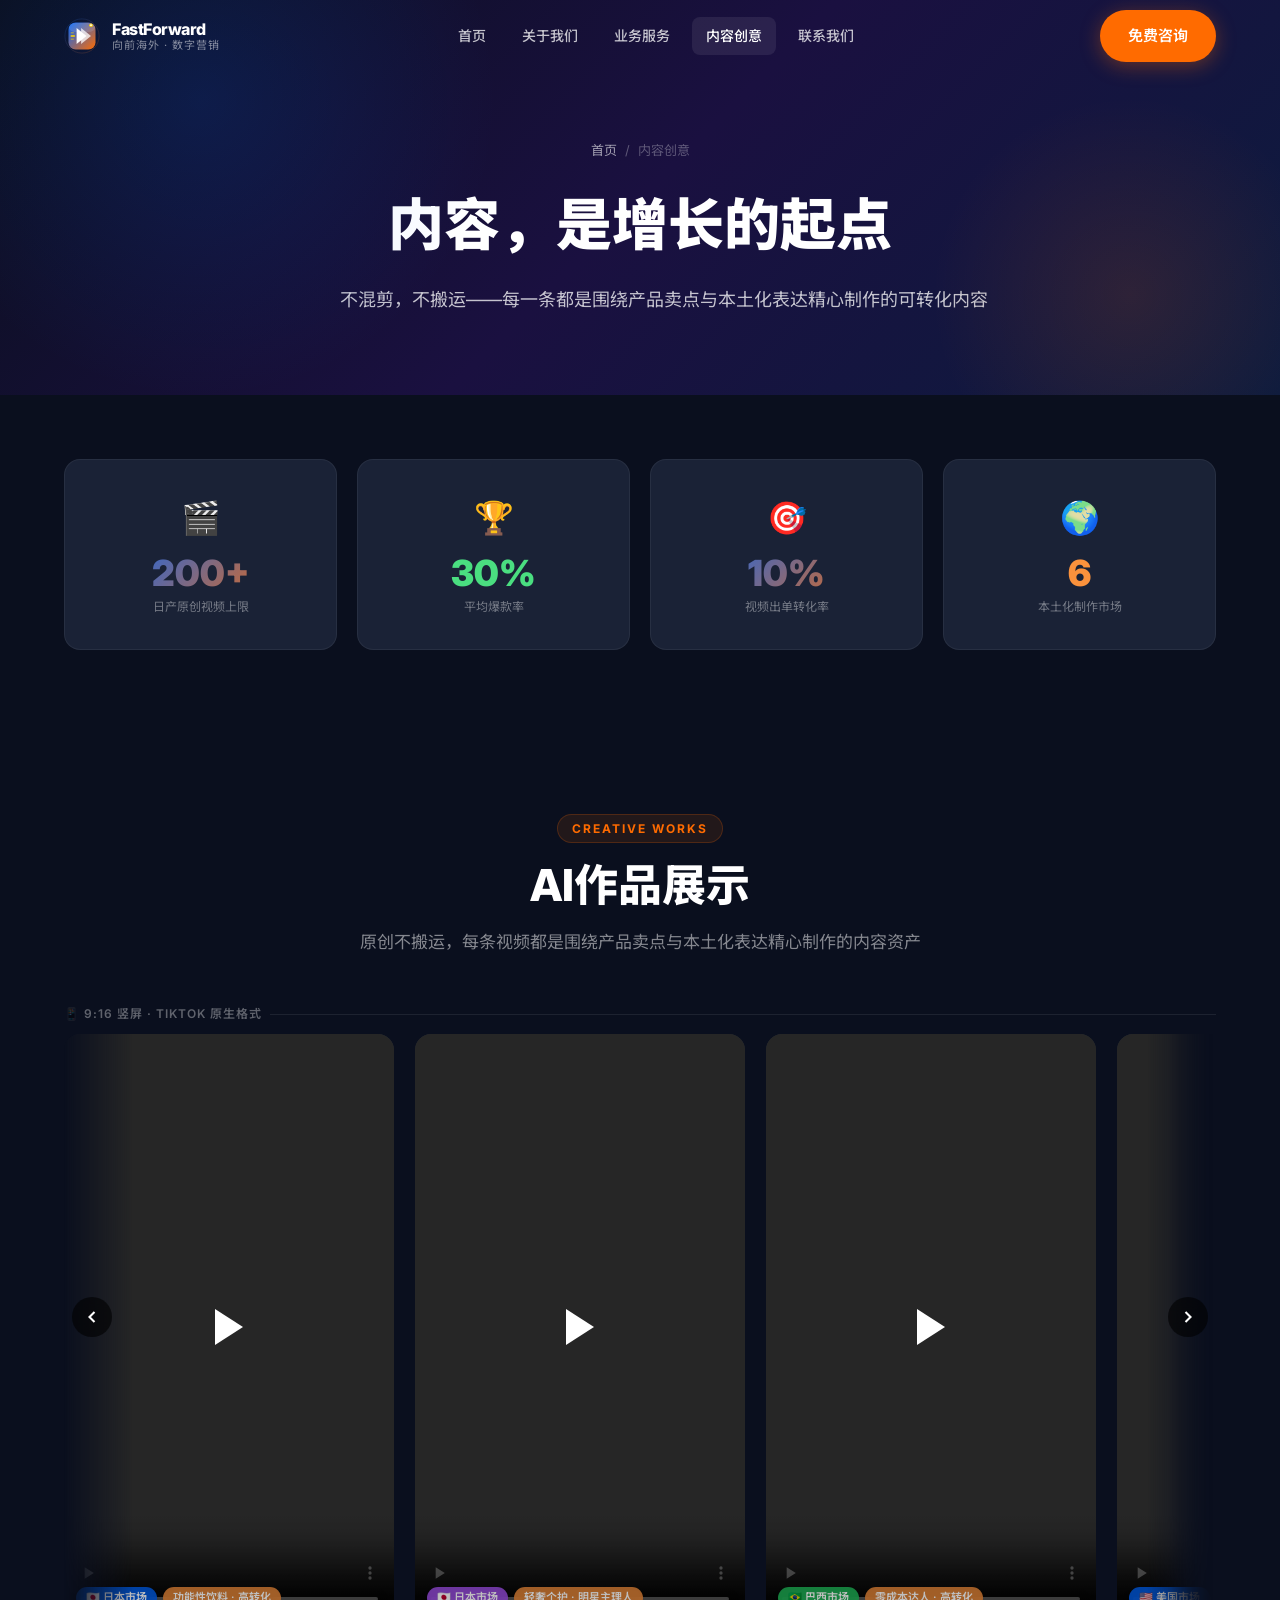
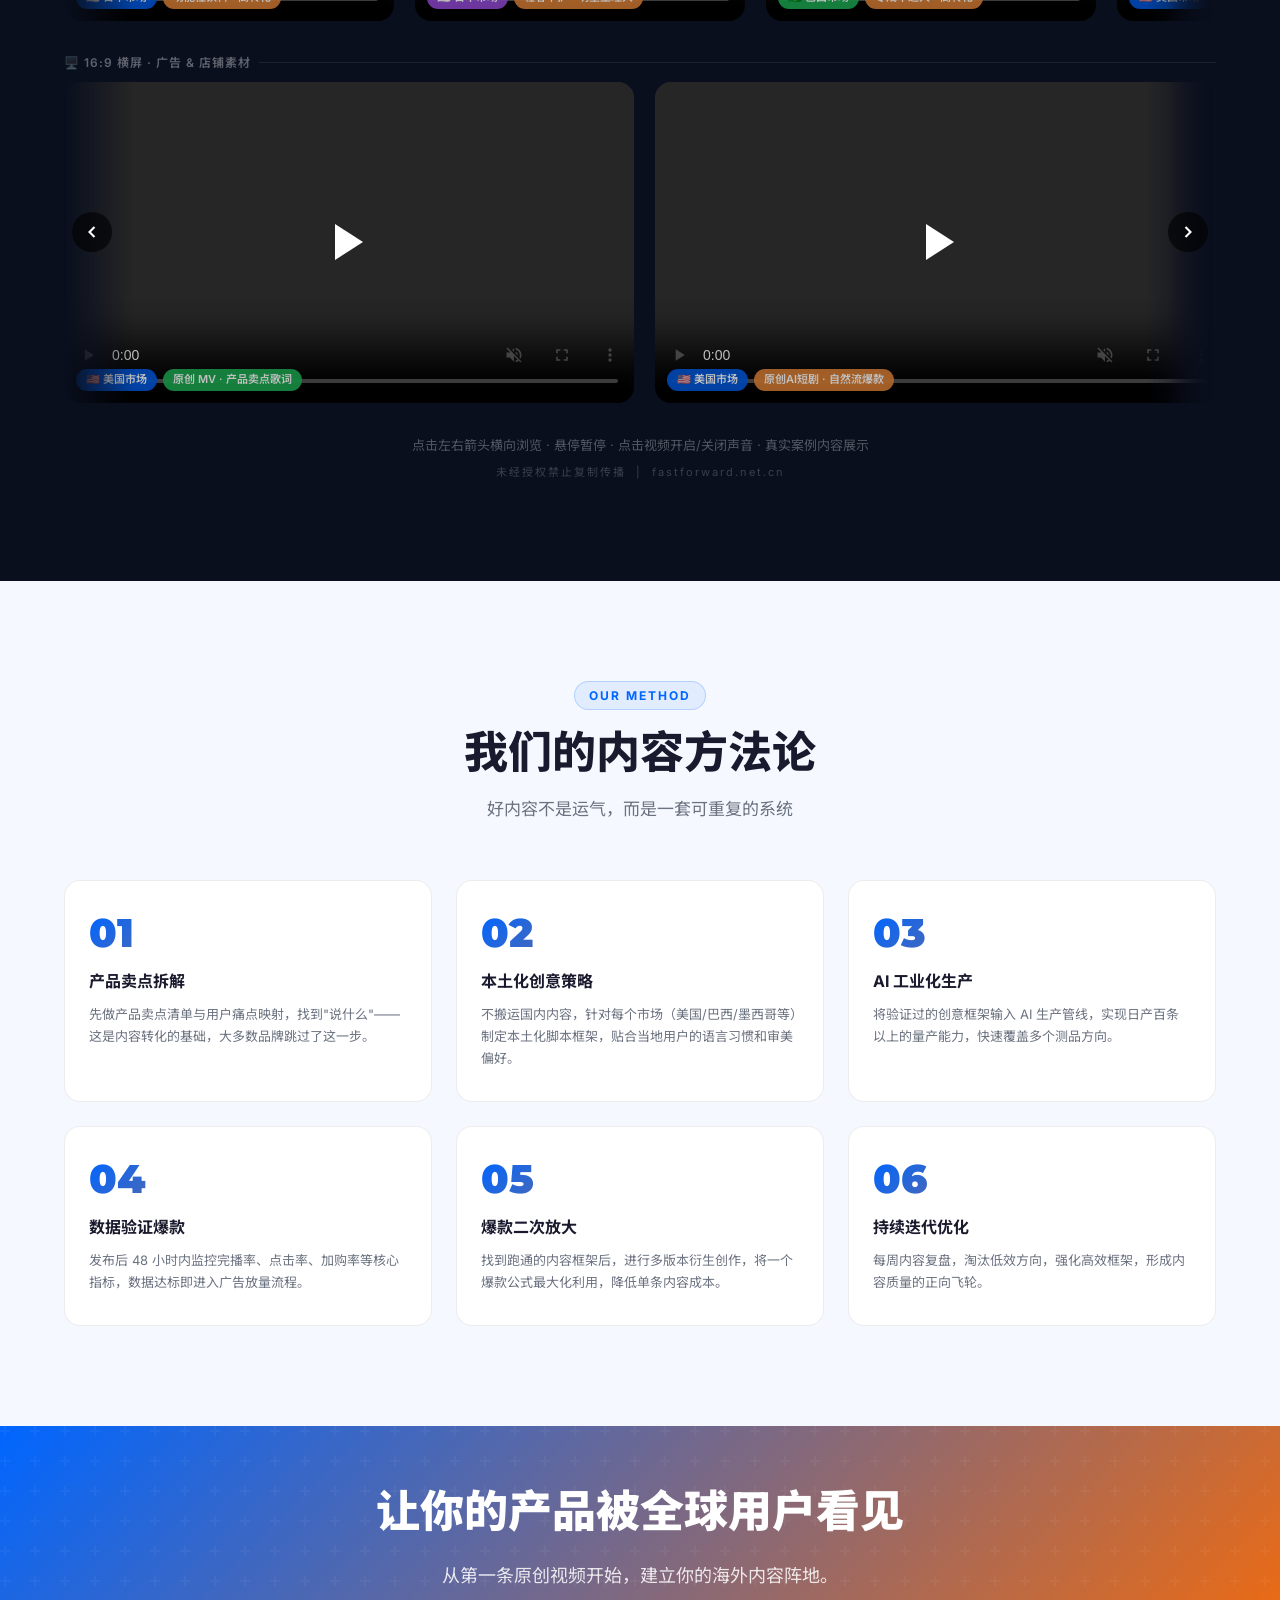
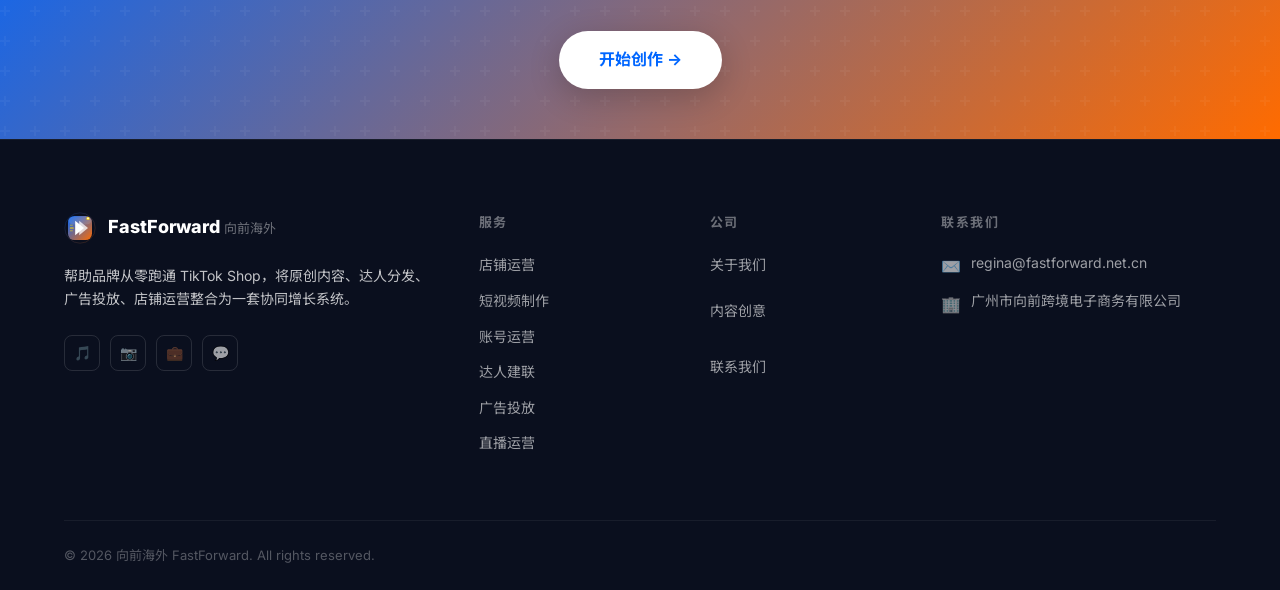
<file: pages/creative.html>
<!DOCTYPE html>
<html lang="zh-CN">
<head>
  <meta charset="UTF-8" />
  <meta name="viewport" content="width=device-width, initial-scale=1.0" />
  <title>内容创意 — 向前海外 FastForward</title>
  <link rel="preconnect" href="https://fonts.googleapis.com" />
  <link rel="preconnect" href="https://fonts.gstatic.com" crossorigin />
  <link href="https://fonts.googleapis.com/css2?family=Inter:wght@400;500;600;700;800;900&family=Montserrat:wght@700;800;900&family=Noto+Sans+SC:wght@400;500;700;900&display=swap" rel="stylesheet" />
  <link rel="stylesheet" href="assets/css/style.css" />
  <style>
    /* 内容创意页专用 */
    .video-hero-section { background: var(--dark-bg); padding-bottom: 0; }

    /* ====== 横向滚动视频行（内容创意页） ====== */
    .video-scroll-row {
      margin-bottom: 24px;
      position: relative;
    }
    .video-scroll-row-label {
      font-size: 12px; font-weight: 600; color: rgba(255,255,255,0.35);
      text-transform: uppercase; letter-spacing: 1px;
      margin-bottom: 10px; display: flex; align-items: center; gap: 8px;
    }
    .video-scroll-row-label::after {
      content: ''; flex: 1; height: 1px;
      background: rgba(255,255,255,0.08);
    }

    .video-scroll-track {
      display: flex; gap: 21px;
      overflow-x: auto; scroll-snap-type: x mandatory;
      -webkit-overflow-scrolling: touch;
      scrollbar-width: none; padding-bottom: 8px;
      mask-image: linear-gradient(to right, black calc(100% - 48px), transparent);
      -webkit-mask-image: linear-gradient(to right, black calc(100% - 48px), transparent);
    }
    .video-scroll-track::-webkit-scrollbar { display: none; }

    /* 竖屏卡片：固定宽高，video 正常流式布局 */
    .vs-portrait {
      width: 330px;
      height: 587px;
      flex-shrink: 0;
      border-radius: var(--radius-md);
      overflow: hidden;
      background: #111827;
      position: relative;
      cursor: pointer;
      scroll-snap-align: start;
      transition: transform 0.3s ease, box-shadow 0.3s ease;
    }
    /* 横屏卡片 */
    .vs-landscape {
      width: 570px;
      height: 321px;
      flex-shrink: 0;
      border-radius: var(--radius-md);
      overflow: hidden;
      background: #111827;
      position: relative;
      cursor: pointer;
      scroll-snap-align: start;
      transition: transform 0.3s ease, box-shadow 0.3s ease;
    }
    /* 通用卡片 hover（竖屏） */
    .vs-portrait:hover {
      transform: scale(1.04);
      box-shadow: 0 20px 48px rgba(0,0,0,0.5);
    }
    /* 通用卡片 hover（横屏） */
    .vs-landscape:hover {
      transform: scale(1.04);
      box-shadow: 0 20px 48px rgba(0,0,0,0.5);
    }


    .vs-card video,
    .vs-portrait video,
    .vs-landscape video {
      width: 100%;
      height: 100%;
      object-fit: cover;
      display: block;
    }

    .vs-overlay {
      position: absolute; inset: 0;
      background: linear-gradient(to top, rgba(0,0,0,0.72) 0%, transparent 55%);
      display: flex; flex-direction: column; justify-content: flex-end;
      padding: 14px; opacity: 0; transition: opacity 0.25s ease;
      pointer-events: none;
    }
    .vs-card:hover .vs-overlay { opacity: 1; }
    .vs-overlay h4 { font-size: 13px; font-weight: 700; color: var(--white); margin-bottom: 3px; }
    .vs-overlay p  { font-size: 11px; color: rgba(255,255,255,0.6); }

    .vs-tags {
      position: absolute; bottom: 12px; left: 12px; right: 12px;
      display: flex; gap: 6px; flex-wrap: wrap;
      pointer-events: none;
    }
    .vs-tag {
      font-size: 11px; font-weight: 600; color: #fff;
      padding: 3px 10px; border-radius: 100px;
      backdrop-filter: blur(8px);
      line-height: 1.4;
    }

    /* ====== 自定义视频控制叠加层（替代原生 controls） ====== */
    .vs-ctrl {
      position: absolute;
      top: 10px; right: 10px;
      display: flex; flex-direction: column; gap: 8px;
      opacity: 0;
      transition: opacity 0.2s ease;
      z-index: 5;
    }
    .vs-card:hover .vs-ctrl,
    .vs-card:focus-within .vs-ctrl {
      opacity: 1;
    }
    .vs-btn {
      width: 34px; height: 34px;
      border-radius: 8px;
      border: none; cursor: pointer;
      background: rgba(0, 0, 0, 0.6);
      color: #fff;
      display: flex; align-items: center; justify-content: center;
      padding: 0;
      transition: background 0.15s, transform 0.15s;
      backdrop-filter: blur(4px);
      -webkit-backdrop-filter: blur(4px);
    }
    .vs-btn svg {
      width: 16px; height: 16px;
    }
    .vs-btn:hover {
      background: rgba(0, 102, 255, 0.85);
      transform: scale(1.08);
    }
    .vs-btn:active {
      transform: scale(0.95);
    }
    /* 播放按钮稍大一号 */
    .vs-btn.vs-btn-play svg {
      width: 15px; height: 15px;
    }

    /* 视频暂停时：卡片显示中央大播放图标提示 */
    .vs-card.video-paused::after {
      content: '';
      position: absolute;
      inset: 0;
      display: flex; align-items: center; justify-content: center;
      /* 居中三角 */
      background: rgba(0,0,0,0.25) url("data:image/svg+xml,%3Csvg xmlns='http://www.w3.org/2000/svg' viewBox='0 0 24 24'%3E%3Cpolygon points='5 3 19 12 5 21 5 3' fill='white'/%3E%3C/svg%3E") center/48px no-repeat;
      border-radius: inherit;
      pointer-events: none;
      transition: opacity 0.2s;
      z-index: 1;
    }
    .vs-card.video-playing::after { display: none; }

    /* 移动端：叠加层始终可见 */
    @media (hover: none) and (pointer: coarse) {
      .vs-ctrl {
        opacity: 1 !important;
        pointer-events: auto;
      }
      /* 暂停状态也显示叠加层 */
      .vs-card.video-paused .vs-ctrl { opacity: 1 !important; }
    }
    /* 静音状态：显示静音图标，隐藏喇叭图标 */
    .vs-card.is-muted .icon-sound { display: none; }
    .vs-card.is-muted .icon-muted { display: block !important; }

    /* 无缝滚动容器 */
    .vs-marquee-wrap {
      overflow: hidden;
      position: relative;
      mask-image: linear-gradient(to right, transparent 0%, black 6%, black 94%, transparent 100%);
      -webkit-mask-image: linear-gradient(to right, transparent 0%, black 6%, black 94%, transparent 100%);
    }
    /* 微信内视频兜底样式 */
    .vs-card video {
      background-color: #111827;
      background-size: cover;
      background-position: center;
      transition: opacity 0.3s ease;
      /* 微信 WebView 兼容 */
      -webkit-playsinline: true;
      -webkit-transform: translateZ(0);
    }
    /* 视频未播放时显示 poster，播放后正常 */
    @supports not (display: grid) {
      .vs-card video { object-fit: cover; }
    }
    .video-scroll-track.auto-scroll {
      width: auto;
      overflow-x: auto;
      scroll-snap-type: x mandatory;
    }

    /* 左右箭头按钮 */
    .scroll-arrow {
      position: absolute;
      top: 50%;
      transform: translateY(-50%);
      width: 40px;
      height: 40px;
      border-radius: 50%;
      border: none;
      background: rgba(0,0,0,0.6);
      backdrop-filter: blur(8px);
      -webkit-backdrop-filter: blur(8px);
      color: #fff;
      cursor: pointer;
      z-index: 10;
      display: flex;
      align-items: center;
      justify-content: center;
      transition: background 0.15s, transform 0.15s;
    }
    .scroll-arrow:hover {
      background: rgba(0,102,255,0.85);
    }
    .scroll-arrow:active {
      transform: translateY(-50%) scale(0.95);
    }
    .scroll-arrow svg {
      width: 20px;
      height: 20px;
    }
    .scroll-arrow-left { left: 8px; }
    .scroll-arrow-right { right: 8px; }

    /* 视频行相对定位，供箭头绝对定位 */
    .video-scroll-row { position: relative; }
    /* 黑屏兜底：视频未加载时显示背景色而非黑色 */
    .vs-card video {
      background: #111827;
      transition: opacity 0.3s ease;
    }
    /* 鼠标悬停/点击卡片时：显示原生播放条 + 轻微提亮 */
    .vs-card:hover video,
    .vs-card.audio-on video {
      opacity: 1;
    }
    /* iOS Safari：隐藏画中画和字幕按钮（保留全屏按钮给用户使用） */
    .vs-card video::-webkit-media-controls-toggle-closed-captions-button,
    .vs-card video::-webkit-media-controls-picture-in-picture-button {
      display: none !important;
    }
    @supports (-webkit-touch-callout: default) {
      .vs-card video::-webkit-media-controls-toggle-closed-captions-button { display: none !important; width: 0; height: 0; }
      .vs-card video::-webkit-media-controls-picture-in-picture-button { display: none !important; width: 0; height: 0; }
    }
    /* 安卓 x5 同层播放器：视频覆盖在页面上方 */
    .vs-card video.x5-video-player {
      object-fit: contain !important;
      z-index: 1;
    }
    .vs-card video.x5-video-player:fullscreen {
      object-fit: contain !important;
    }


    /* 内容方法论 */
    .method-grid { display: grid; grid-template-columns: repeat(3, 1fr); gap: 24px; }
    .method-card {
      padding: 32px 24px; border-radius: var(--radius-md);
      border: 1px solid rgba(0,0,0,0.07); background: var(--white);
      transition: var(--transition);
    }
    .method-card:hover { transform: translateY(-4px); box-shadow: var(--shadow-blue); border-color: rgba(0,102,255,0.15); }
    .method-num {
      font-size: 40px; font-weight: 900; line-height: 1;
      background: var(--grad-text); -webkit-background-clip: text;
      -webkit-text-fill-color: transparent; background-clip: text;
      font-family: 'Montserrat', sans-serif;
      margin-bottom: 16px;
    }
    .method-card h3 { font-size: 16px; font-weight: 700; margin-bottom: 8px; }
    .method-card p  { font-size: 13px; color: var(--text-muted); line-height: 1.7; }

    /* 数据展示 */
    .data-cols { display: grid; grid-template-columns: repeat(4, 1fr); gap: 20px; }
    .data-col {
      padding: 32px 20px; text-align: center;
      border-radius: var(--radius-md);
      background: var(--dark-card);
      border: 1px solid rgba(255,255,255,0.06);
    }
    .data-col .icon { font-size: 32px; margin-bottom: 12px; }
    .data-col .num { font-size: 36px; font-weight: 900; line-height: 1; margin-bottom: 6px; }
    .data-col .label { font-size: 12px; color: rgba(255,255,255,0.4); }

    @media (max-width: 768px) {
      .vs-portrait { width: 160px; }
      .vs-landscape { width: 280px; }
      .method-grid { grid-template-columns: 1fr; }
      .data-cols { grid-template-columns: repeat(2, 1fr); }
    }
  </style>
</head>
<body>

<nav class="nav scrolled">
  <div class="nav-inner">
    <a href="index.html" class="nav-logo">
      <img src="assets/images/logo/fastforward-logo-icon.svg" alt="FastForward Icon" />
      <div class="nav-logo-text"><span class="en">FastForward</span><span class="cn">向前海外 · 数字营销</span></div>
    </a>
    <div class="nav-links">
      <a href="index.html">首页</a><a href="about.html">关于我们</a><a href="services.html">业务服务</a>
      <!-- <a href="cases.html">案例展示（已隐藏）</a> -->
      <a href="creative.html" class="active">内容创意</a>
      <!-- <a href="pricing.html">报价方案（已隐藏）</a> --><a href="index.html#home-contact">联系我们</a>
    </div>
    <a href="index.html#home-contact" class="btn btn-primary nav-cta">免费咨询</a>
    <button class="nav-hamburger"><span></span><span></span><span></span></button>
  </div>
</nav>
<nav class="nav-mobile">
  <a href="index.html">首页</a><a href="about.html">关于我们</a><a href="services.html">业务服务</a>
  <!-- <a href="cases.html">案例展示（已隐藏）</a> --><a href="creative.html">内容创意</a><!-- <a href="pricing.html">报价方案（已隐藏）</a> -->
  <a href="index.html#home-contact">联系我们</a>
</nav>

<section class="page-hero">
  <div class="container">
    <div class="breadcrumb"><a href="index.html">首页</a><span>/</span><span>内容创意</span></div>
    <h1>内容，是增长的起点</h1>
    <p style="white-space: nowrap;">不混剪，不搬运——每一条都是围绕产品卖点与本土化表达精心制作的可转化内容</p>
  </div>
</section>

<!-- 数据亮点 -->
<section style="background:var(--dark-bg);" class="section-pad-sm">
  <div class="container">
    <div class="data-cols">
      <div class="data-col fade-up" data-delay="0">
        <div class="icon">🎬</div>
        <div class="num grad-text"><span data-countup data-target="200" data-suffix="+">200+</span></div>
        <div class="label">日产原创视频上限</div>
      </div>
      <div class="data-col fade-up" data-delay="80">
        <div class="icon">🏆</div>
        <div class="num" style="color:#4ade80;"><span data-countup data-target="30" data-suffix="%">30%</span></div>
        <div class="label">平均爆款率</div>
      </div>
      <div class="data-col fade-up" data-delay="160">
        <div class="icon">🎯</div>
        <div class="num grad-text"><span data-countup data-target="10" data-suffix="%">10%</span></div>
        <div class="label">视频出单转化率</div>
      </div>
      <div class="data-col fade-up" data-delay="240">
        <div class="icon">🌍</div>
        <div class="num" style="color:#fb923c;">6</div>
        <div class="label">本土化制作市场</div>
      </div>
    </div>
  </div>
</section>

<!-- 视频作品展示 -->
<section style="background:var(--dark-bg);" class="section-pad">
  <div class="container">
    <div style="text-align:center;margin-bottom:48px;">
      <span class="section-tag" style="color:var(--orange);background:rgba(255,107,0,0.1);border-color:rgba(255,107,0,0.2);">Creative Works</span>
      <h2 class="section-title fade-up" style="color:var(--white);">AI作品展示</h2>
      <p class="section-subtitle fade-up" style="color:rgba(255,255,255,0.5);margin:0 auto;white-space:nowrap;" data-delay="100">
        原创不搬运，每条视频都是围绕产品卖点与本土化表达精心制作的内容资产
      </p>
    </div>

    <!-- 9:16 竖屏视频行 -->
    <div class="video-scroll-row fade-up" data-delay="0">
      <div class="video-scroll-row-label">📱 9:16 竖屏 · TikTok 原生格式</div>
      <div class="vs-marquee-wrap">
        <div class="video-scroll-track" id="track-portrait">
          <div class="vs-card vs-portrait">
            <video src="https://fastforward-videos-1407530608.cos-website.ap-guangzhou.myqcloud.com/20260415-181926.mp4" autoplay muted loop playsinline preload="auto" x5-video-player-type="h5" x5-video-player-fullscreen="" webkit-playsinline controls controlsList="nodownload noremoteplayback"></video>
            <div class="vs-ctrl">
  <button class="vs-btn vs-btn-play" title="播放" aria-label="播放"><svg viewBox="0 0 24 24" fill="currentColor"><polygon points="5 3 19 12 5 21 5 3"/></svg></button>
  <button class="vs-btn vs-btn-fullscreen" title="全屏" aria-label="全屏"><svg viewBox="0 0 24 24" fill="none" stroke="currentColor" stroke-width="2"><path d="M15 3h6v6M9 21H3v-6M21 3l-7 7M3 21l7-7"/></svg></button>
  <button class="vs-btn vs-btn-mute" title="静音" aria-label="静音"><svg class="icon-sound" viewBox="0 0 24 24" fill="none" stroke="currentColor" stroke-width="2"><polygon points="11 5 6 9 2 9 2 15 6 15 11 19 11 5"/><path d="M19.07 4.93a10 10 0 0 1 0 14.14M15.54 8.46a5 5 0 0 1 0 7.07"/></svg><svg class="icon-muted" viewBox="0 0 24 24" fill="none" stroke="currentColor" stroke-width="2" style="display:none"><polygon points="11 5 6 9 2 9 2 15 6 15 11 19 11 5"/><line x1="23" y1="9" x2="17" y2="15"/><line x1="17" y1="9" x2="23" y2="15"/></svg></button>
</div>
            <div class="vs-tags"><span class="vs-tag" style="background:rgba(0,102,255,0.85);">🇯🇵 日本市场</span><span class="vs-tag" style="background:rgba(251,146,60,0.85);">功能性饮料 · 高转化</span></div>
          </div>
          <div class="vs-card vs-portrait">
            <video src="https://fastforward-videos-1407530608.cos-website.ap-guangzhou.myqcloud.com/20260422-121242.mp4" autoplay muted loop playsinline preload="auto" x5-video-player-type="h5" x5-video-player-fullscreen="" webkit-playsinline controls controlsList="nodownload noremoteplayback"></video>
            <div class="vs-ctrl">
  <button class="vs-btn vs-btn-play" title="播放" aria-label="播放"><svg viewBox="0 0 24 24" fill="currentColor"><polygon points="5 3 19 12 5 21 5 3"/></svg></button>
  <button class="vs-btn vs-btn-fullscreen" title="全屏" aria-label="全屏"><svg viewBox="0 0 24 24" fill="none" stroke="currentColor" stroke-width="2"><path d="M15 3h6v6M9 21H3v-6M21 3l-7 7M3 21l7-7"/></svg></button>
  <button class="vs-btn vs-btn-mute" title="静音" aria-label="静音"><svg class="icon-sound" viewBox="0 0 24 24" fill="none" stroke="currentColor" stroke-width="2"><polygon points="11 5 6 9 2 9 2 15 6 15 11 19 11 5"/><path d="M19.07 4.93a10 10 0 0 1 0 14.14M15.54 8.46a5 5 0 0 1 0 7.07"/></svg><svg class="icon-muted" viewBox="0 0 24 24" fill="none" stroke="currentColor" stroke-width="2" style="display:none"><polygon points="11 5 6 9 2 9 2 15 6 15 11 19 11 5"/><line x1="23" y1="9" x2="17" y2="15"/><line x1="17" y1="9" x2="23" y2="15"/></svg></button>
</div>
            <div class="vs-tags"><span class="vs-tag" style="background:rgba(168,85,247,0.85);">🇯🇵 日本市场</span><span class="vs-tag" style="background:rgba(251,146,60,0.85);">轻奢个护 · 明星主理人</span></div>
          </div>
          <div class="vs-card vs-portrait">
            <video src="https://fastforward-videos-1407530608.cos-website.ap-guangzhou.myqcloud.com/0000.mp4" autoplay muted loop playsinline preload="auto" x5-video-player-type="h5" x5-video-player-fullscreen="" webkit-playsinline controls controlsList="nodownload noremoteplayback"></video>
            <div class="vs-ctrl">
  <button class="vs-btn vs-btn-play" title="播放" aria-label="播放"><svg viewBox="0 0 24 24" fill="currentColor"><polygon points="5 3 19 12 5 21 5 3"/></svg></button>
  <button class="vs-btn vs-btn-fullscreen" title="全屏" aria-label="全屏"><svg viewBox="0 0 24 24" fill="none" stroke="currentColor" stroke-width="2"><path d="M15 3h6v6M9 21H3v-6M21 3l-7 7M3 21l7-7"/></svg></button>
  <button class="vs-btn vs-btn-mute" title="静音" aria-label="静音"><svg class="icon-sound" viewBox="0 0 24 24" fill="none" stroke="currentColor" stroke-width="2"><polygon points="11 5 6 9 2 9 2 15 6 15 11 19 11 5"/><path d="M19.07 4.93a10 10 0 0 1 0 14.14M15.54 8.46a5 5 0 0 1 0 7.07"/></svg><svg class="icon-muted" viewBox="0 0 24 24" fill="none" stroke="currentColor" stroke-width="2" style="display:none"><polygon points="11 5 6 9 2 9 2 15 6 15 11 19 11 5"/><line x1="23" y1="9" x2="17" y2="15"/><line x1="17" y1="9" x2="23" y2="15"/></svg></button>
</div>
            <div class="vs-tags"><span class="vs-tag" style="background:rgba(34,197,94,0.85);">🇧🇷 巴西市场</span><span class="vs-tag" style="background:rgba(251,146,60,0.85);">零成本达人 · 高转化</span></div>
          </div>
          <div class="vs-card vs-portrait">
            <video src="https://fastforward-videos-1407530608.cos-website.ap-guangzhou.myqcloud.com/媒体2.mp4" autoplay muted loop playsinline preload="auto" x5-video-player-type="h5" x5-video-player-fullscreen="" webkit-playsinline controls controlsList="nodownload noremoteplayback"></video>
            <div class="vs-ctrl">
  <button class="vs-btn vs-btn-play" title="播放" aria-label="播放"><svg viewBox="0 0 24 24" fill="currentColor"><polygon points="5 3 19 12 5 21 5 3"/></svg></button>
  <button class="vs-btn vs-btn-fullscreen" title="全屏" aria-label="全屏"><svg viewBox="0 0 24 24" fill="none" stroke="currentColor" stroke-width="2"><path d="M15 3h6v6M9 21H3v-6M21 3l-7 7M3 21l7-7"/></svg></button>
  <button class="vs-btn vs-btn-mute" title="静音" aria-label="静音"><svg class="icon-sound" viewBox="0 0 24 24" fill="none" stroke="currentColor" stroke-width="2"><polygon points="11 5 6 9 2 9 2 15 6 15 11 19 11 5"/><path d="M19.07 4.93a10 10 0 0 1 0 14.14M15.54 8.46a5 5 0 0 1 0 7.07"/></svg><svg class="icon-muted" viewBox="0 0 24 24" fill="none" stroke="currentColor" stroke-width="2" style="display:none"><polygon points="11 5 6 9 2 9 2 15 6 15 11 19 11 5"/><line x1="23" y1="9" x2="17" y2="15"/><line x1="17" y1="9" x2="23" y2="15"/></svg></button>
</div>
            <div class="vs-tags"><span class="vs-tag" style="background:rgba(0,102,255,0.85);">🇺🇸 美国市场</span><span class="vs-tag" style="background:rgba(251,146,60,0.85);">韩国爆款 · 高转化</span></div>
          </div>
          <div class="vs-card vs-portrait">
            <video src="https://fastforward-videos-1407530608.cos-website.ap-guangzhou.myqcloud.com/媒体1.mp4" autoplay muted loop playsinline preload="auto" x5-video-player-type="h5" x5-video-player-fullscreen="" webkit-playsinline controls controlsList="nodownload noremoteplayback"></video>
            <div class="vs-ctrl">
  <button class="vs-btn vs-btn-play" title="播放" aria-label="播放"><svg viewBox="0 0 24 24" fill="currentColor"><polygon points="5 3 19 12 5 21 5 3"/></svg></button>
  <button class="vs-btn vs-btn-fullscreen" title="全屏" aria-label="全屏"><svg viewBox="0 0 24 24" fill="none" stroke="currentColor" stroke-width="2"><path d="M15 3h6v6M9 21H3v-6M21 3l-7 7M3 21l7-7"/></svg></button>
  <button class="vs-btn vs-btn-mute" title="静音" aria-label="静音"><svg class="icon-sound" viewBox="0 0 24 24" fill="none" stroke="currentColor" stroke-width="2"><polygon points="11 5 6 9 2 9 2 15 6 15 11 19 11 5"/><path d="M19.07 4.93a10 10 0 0 1 0 14.14M15.54 8.46a5 5 0 0 1 0 7.07"/></svg><svg class="icon-muted" viewBox="0 0 24 24" fill="none" stroke="currentColor" stroke-width="2" style="display:none"><polygon points="11 5 6 9 2 9 2 15 6 15 11 19 11 5"/><line x1="23" y1="9" x2="17" y2="15"/><line x1="17" y1="9" x2="23" y2="15"/></svg></button>
</div>
            <div class="vs-tags"><span class="vs-tag" style="background:rgba(34,197,94,0.85);">🇧🇷 巴西市场</span><span class="vs-tag" style="background:rgba(251,146,60,0.85);">爆款框架 · 投流优秀</span></div>
          </div>
          <div class="vs-card vs-portrait">
            <video src="https://fastforward-videos-1407530608.cos-website.ap-guangzhou.myqcloud.com/20251202-%E6%8A%98%E6%89%A3%E8%A7%86%E9%A2%91.mp4" autoplay muted loop playsinline preload="auto" x5-video-player-type="h5" x5-video-player-fullscreen="" webkit-playsinline controls controlsList="nodownload noremoteplayback"></video>
            <div class="vs-ctrl">
  <button class="vs-btn vs-btn-play" title="播放" aria-label="播放"><svg viewBox="0 0 24 24" fill="currentColor"><polygon points="5 3 19 12 5 21 5 3"/></svg></button>
  <button class="vs-btn vs-btn-fullscreen" title="全屏" aria-label="全屏"><svg viewBox="0 0 24 24" fill="none" stroke="currentColor" stroke-width="2"><path d="M15 3h6v6M9 21H3v-6M21 3l-7 7M3 21l7-7"/></svg></button>
  <button class="vs-btn vs-btn-mute" title="静音" aria-label="静音"><svg class="icon-sound" viewBox="0 0 24 24" fill="none" stroke="currentColor" stroke-width="2"><polygon points="11 5 6 9 2 9 2 15 6 15 11 19 11 5"/><path d="M19.07 4.93a10 10 0 0 1 0 14.14M15.54 8.46a5 5 0 0 1 0 7.07"/></svg><svg class="icon-muted" viewBox="0 0 24 24" fill="none" stroke="currentColor" stroke-width="2" style="display:none"><polygon points="11 5 6 9 2 9 2 15 6 15 11 19 11 5"/><line x1="23" y1="9" x2="17" y2="15"/><line x1="17" y1="9" x2="23" y2="15"/></svg></button>
</div>
            <div class="vs-tags"><span class="vs-tag" style="background:rgba(236,72,153,0.85);">🇺🇸 美国市场</span><span class="vs-tag" style="background:rgba(251,146,60,0.85);">女性保健品 · 全AI创作</span></div>
          </div>
          <div class="vs-card vs-portrait">
            <video src="https://fastforward-videos-1407530608.cos-website.ap-guangzhou.myqcloud.com/Download%2813%29.mp4" autoplay muted loop playsinline preload="auto" x5-video-player-type="h5" x5-video-player-fullscreen="" webkit-playsinline controls controlsList="nodownload noremoteplayback"></video>
            <div class="vs-ctrl">
  <button class="vs-btn vs-btn-play" title="播放" aria-label="播放"><svg viewBox="0 0 24 24" fill="currentColor"><polygon points="5 3 19 12 5 21 5 3"/></svg></button>
  <button class="vs-btn vs-btn-fullscreen" title="全屏" aria-label="全屏"><svg viewBox="0 0 24 24" fill="none" stroke="currentColor" stroke-width="2"><path d="M15 3h6v6M9 21H3v-6M21 3l-7 7M3 21l7-7"/></svg></button>
  <button class="vs-btn vs-btn-mute" title="静音" aria-label="静音"><svg class="icon-sound" viewBox="0 0 24 24" fill="none" stroke="currentColor" stroke-width="2"><polygon points="11 5 6 9 2 9 2 15 6 15 11 19 11 5"/><path d="M19.07 4.93a10 10 0 0 1 0 14.14M15.54 8.46a5 5 0 0 1 0 7.07"/></svg><svg class="icon-muted" viewBox="0 0 24 24" fill="none" stroke="currentColor" stroke-width="2" style="display:none"><polygon points="11 5 6 9 2 9 2 15 6 15 11 19 11 5"/><line x1="23" y1="9" x2="17" y2="15"/><line x1="17" y1="9" x2="23" y2="15"/></svg></button>
</div>
            <div class="vs-tags"><span class="vs-tag" style="background:rgba(0,102,255,0.85);">🇺🇸 美国市场</span><span class="vs-tag" style="background:rgba(34,197,94,0.85);">爆品单品 · 日销3k</span></div>
          </div>
          <div class="vs-card vs-portrait">
            <video src="https://fastforward-videos-1407530608.cos-website.ap-guangzhou.myqcloud.com/%E5%B7%B4%E8%A5%BF%E7%83%AD%E8%88%9E2026-04-29.mp4" autoplay muted loop playsinline preload="auto" x5-video-player-type="h5" x5-video-player-fullscreen="" webkit-playsinline controls controlsList="nodownload noremoteplayback"></video>
            <div class="vs-ctrl">
  <button class="vs-btn vs-btn-play" title="播放" aria-label="播放"><svg viewBox="0 0 24 24" fill="currentColor"><polygon points="5 3 19 12 5 21 5 3"/></svg></button>
  <button class="vs-btn vs-btn-fullscreen" title="全屏" aria-label="全屏"><svg viewBox="0 0 24 24" fill="none" stroke="currentColor" stroke-width="2"><path d="M15 3h6v6M9 21H3v-6M21 3l-7 7M3 21l7-7"/></svg></button>
  <button class="vs-btn vs-btn-mute" title="静音" aria-label="静音"><svg class="icon-sound" viewBox="0 0 24 24" fill="none" stroke="currentColor" stroke-width="2"><polygon points="11 5 6 9 2 9 2 15 6 15 11 19 11 5"/><path d="M19.07 4.93a10 10 0 0 1 0 14.14M15.54 8.46a5 5 0 0 1 0 7.07"/></svg><svg class="icon-muted" viewBox="0 0 24 24" fill="none" stroke="currentColor" stroke-width="2" style="display:none"><polygon points="11 5 6 9 2 9 2 15 6 15 11 19 11 5"/><line x1="23" y1="9" x2="17" y2="15"/><line x1="17" y1="9" x2="23" y2="15"/></svg></button>
</div>
            <div class="vs-tags"><span class="vs-tag" style="background:rgba(34,197,94,0.85);">🇧🇷 巴西市场</span><span class="vs-tag" style="background:rgba(251,146,60,0.85);">高流量视频</span></div>
          </div>
          <div class="vs-card vs-portrait">
            <video src="https://fastforward-videos-1407530608.cos-website.ap-guangzhou.myqcloud.com/0507-%E5%B0%8F%E5%A9%95-3.mp4" autoplay muted loop playsinline preload="auto" x5-video-player-type="h5" x5-video-player-fullscreen="" webkit-playsinline controls controlsList="nodownload noremoteplayback"></video>
            <div class="vs-ctrl">
  <button class="vs-btn vs-btn-play" title="播放" aria-label="播放"><svg viewBox="0 0 24 24" fill="currentColor"><polygon points="5 3 19 12 5 21 5 3"/></svg></button>
  <button class="vs-btn vs-btn-fullscreen" title="全屏" aria-label="全屏"><svg viewBox="0 0 24 24" fill="none" stroke="currentColor" stroke-width="2"><path d="M15 3h6v6M9 21H3v-6M21 3l-7 7M3 21l7-7"/></svg></button>
  <button class="vs-btn vs-btn-mute" title="静音" aria-label="静音"><svg class="icon-sound" viewBox="0 0 24 24" fill="none" stroke="currentColor" stroke-width="2"><polygon points="11 5 6 9 2 9 2 15 6 15 11 19 11 5"/><path d="M19.07 4.93a10 10 0 0 1 0 14.14M15.54 8.46a5 5 0 0 1 0 7.07"/></svg><svg class="icon-muted" viewBox="0 0 24 24" fill="none" stroke="currentColor" stroke-width="2" style="display:none"><polygon points="11 5 6 9 2 9 2 15 6 15 11 19 11 5"/><line x1="23" y1="9" x2="17" y2="15"/><line x1="17" y1="9" x2="23" y2="15"/></svg></button>
</div>
            <div class="vs-tags"><span class="vs-tag" style="background:rgba(34,197,94,0.85);">🇧🇷 巴西市场</span><span class="vs-tag" style="background:rgba(251,146,60,0.85);">街头采访 · 高转化</span></div>
          </div>
          <div class="vs-card vs-portrait">
            <video src="https://fastforward-videos-1407530608.cos-website.ap-guangzhou.myqcloud.com/20260511-024503.mp4" autoplay muted loop playsinline preload="auto" x5-video-player-type="h5" x5-video-player-fullscreen="" webkit-playsinline controls controlsList="nodownload noremoteplayback"></video>
            <div class="vs-ctrl">
  <button class="vs-btn vs-btn-play" title="播放" aria-label="播放"><svg viewBox="0 0 24 24" fill="currentColor"><polygon points="5 3 19 12 5 21 5 3"/></svg></button>
  <button class="vs-btn vs-btn-fullscreen" title="全屏" aria-label="全屏"><svg viewBox="0 0 24 24" fill="none" stroke="currentColor" stroke-width="2"><path d="M15 3h6v6M9 21H3v-6M21 3l-7 7M3 21l7-7"/></svg></button>
  <button class="vs-btn vs-btn-mute" title="静音" aria-label="静音"><svg class="icon-sound" viewBox="0 0 24 24" fill="none" stroke="currentColor" stroke-width="2"><polygon points="11 5 6 9 2 9 2 15 6 15 11 19 11 5"/><path d="M19.07 4.93a10 10 0 0 1 0 14.14M15.54 8.46a5 5 0 0 1 0 7.07"/></svg><svg class="icon-muted" viewBox="0 0 24 24" fill="none" stroke="currentColor" stroke-width="2" style="display:none"><polygon points="11 5 6 9 2 9 2 15 6 15 11 19 11 5"/><line x1="23" y1="9" x2="17" y2="15"/><line x1="17" y1="9" x2="23" y2="15"/></svg></button>
</div>
            <div class="vs-tags"><span class="vs-tag" style="background:rgba(0,102,255,0.85);">🇸🇬 新加坡</span><span class="vs-tag" style="background:rgba(251,146,60,0.85);">珠宝类目 · 原创创意</span></div>
          </div>
          <div class="vs-card vs-portrait">
            <video src="https://fastforward-videos-1407530608.cos-website.ap-guangzhou.myqcloud.com/sajione_a22a4.mp4" autoplay muted loop playsinline preload="auto" x5-video-player-type="h5" x5-video-player-fullscreen="" webkit-playsinline controls controlsList="nodownload noremoteplayback"></video>
            <div class="vs-ctrl">
  <button class="vs-btn vs-btn-play" title="播放" aria-label="播放"><svg viewBox="0 0 24 24" fill="currentColor"><polygon points="5 3 19 12 5 21 5 3"/></svg></button>
  <button class="vs-btn vs-btn-fullscreen" title="全屏" aria-label="全屏"><svg viewBox="0 0 24 24" fill="none" stroke="currentColor" stroke-width="2"><path d="M15 3h6v6M9 21H3v-6M21 3l-7 7M3 21l7-7"/></svg></button>
  <button class="vs-btn vs-btn-mute" title="静音" aria-label="静音"><svg class="icon-sound" viewBox="0 0 24 24" fill="none" stroke="currentColor" stroke-width="2"><polygon points="11 5 6 9 2 9 2 15 6 15 11 19 11 5"/><path d="M19.07 4.93a10 10 0 0 1 0 14.14M15.54 8.46a5 5 0 0 1 0 7.07"/></svg><svg class="icon-muted" viewBox="0 0 24 24" fill="none" stroke="currentColor" stroke-width="2" style="display:none"><polygon points="11 5 6 9 2 9 2 15 6 15 11 19 11 5"/><line x1="23" y1="9" x2="17" y2="15"/><line x1="17" y1="9" x2="23" y2="15"/></svg></button>
</div>
            <div class="vs-tags"><span class="vs-tag" style="background:rgba(168,85,247,0.85);">🇯🇵 日本市场</span><span class="vs-tag" style="background:rgba(251,146,60,0.85);">自然流爆款 · 原创创意</span></div>
          </div>
          <div class="vs-card vs-portrait">
            <video src="https://fastforward-videos-1407530608.cos-website.ap-guangzhou.myqcloud.com/sajione_a7ea6.mp4" autoplay muted loop playsinline preload="auto" x5-video-player-type="h5" x5-video-player-fullscreen="" webkit-playsinline controls controlsList="nodownload noremoteplayback"></video>
            <div class="vs-ctrl">
  <button class="vs-btn vs-btn-play" title="播放" aria-label="播放"><svg viewBox="0 0 24 24" fill="currentColor"><polygon points="5 3 19 12 5 21 5 3"/></svg></button>
  <button class="vs-btn vs-btn-fullscreen" title="全屏" aria-label="全屏"><svg viewBox="0 0 24 24" fill="none" stroke="currentColor" stroke-width="2"><path d="M15 3h6v6M9 21H3v-6M21 3l-7 7M3 21l7-7"/></svg></button>
  <button class="vs-btn vs-btn-mute" title="静音" aria-label="静音"><svg class="icon-sound" viewBox="0 0 24 24" fill="none" stroke="currentColor" stroke-width="2"><polygon points="11 5 6 9 2 9 2 15 6 15 11 19 11 5"/><path d="M19.07 4.93a10 10 0 0 1 0 14.14M15.54 8.46a5 5 0 0 1 0 7.07"/></svg><svg class="icon-muted" viewBox="0 0 24 24" fill="none" stroke="currentColor" stroke-width="2" style="display:none"><polygon points="11 5 6 9 2 9 2 15 6 15 11 19 11 5"/><line x1="23" y1="9" x2="17" y2="15"/><line x1="17" y1="9" x2="23" y2="15"/></svg></button>
</div>
            <div class="vs-tags"><span class="vs-tag" style="background:rgba(168,85,247,0.85);">🇯🇵 日本市场</span><span class="vs-tag" style="background:rgba(251,146,60,0.85);">自然流爆款 · 原创创意</span></div>
          </div>
          <div class="vs-card vs-portrait">
            <video src="https://fastforward-videos-1407530608.cos-website.ap-guangzhou.myqcloud.com/%E5%89%A7%E6%83%85%E5%9C%BA%E6%99%AF%E5%88%9B%E6%84%8F-demo2.mp4" autoplay muted loop playsinline preload="auto" x5-video-player-type="h5" x5-video-player-fullscreen="" webkit-playsinline controls controlsList="nodownload noremoteplayback"></video>
            <div class="vs-ctrl">
  <button class="vs-btn vs-btn-play" title="播放" aria-label="播放"><svg viewBox="0 0 24 24" fill="currentColor"><polygon points="5 3 19 12 5 21 5 3"/></svg></button>
  <button class="vs-btn vs-btn-fullscreen" title="全屏" aria-label="全屏"><svg viewBox="0 0 24 24" fill="none" stroke="currentColor" stroke-width="2"><path d="M15 3h6v6M9 21H3v-6M21 3l-7 7M3 21l7-7"/></svg></button>
  <button class="vs-btn vs-btn-mute" title="静音" aria-label="静音"><svg class="icon-sound" viewBox="0 0 24 24" fill="none" stroke="currentColor" stroke-width="2"><polygon points="11 5 6 9 2 9 2 15 6 15 11 19 11 5"/><path d="M19.07 4.93a10 10 0 0 1 0 14.14M15.54 8.46a5 5 0 0 1 0 7.07"/></svg><svg class="icon-muted" viewBox="0 0 24 24" fill="none" stroke="currentColor" stroke-width="2" style="display:none"><polygon points="11 5 6 9 2 9 2 15 6 15 11 19 11 5"/><line x1="23" y1="9" x2="17" y2="15"/><line x1="17" y1="9" x2="23" y2="15"/></svg></button>
</div>
            <div class="vs-tags"><span class="vs-tag" style="background:rgba(0,102,255,0.85);">🇺🇸 美国市场</span><span class="vs-tag" style="background:rgba(251,146,60,0.85);">智能3C · 强场景创意</span></div>
          </div>
          <div class="vs-card vs-portrait">
            <video src="https://fastforward-videos-1407530608.cos-website.ap-guangzhou.myqcloud.com/%E6%99%BA%E8%83%BD3c-demo%201.mp4" autoplay muted loop playsinline preload="auto" x5-video-player-type="h5" x5-video-player-fullscreen="" webkit-playsinline controls controlsList="nodownload noremoteplayback"></video>
            <div class="vs-ctrl">
  <button class="vs-btn vs-btn-play" title="播放" aria-label="播放"><svg viewBox="0 0 24 24" fill="currentColor"><polygon points="5 3 19 12 5 21 5 3"/></svg></button>
  <button class="vs-btn vs-btn-fullscreen" title="全屏" aria-label="全屏"><svg viewBox="0 0 24 24" fill="none" stroke="currentColor" stroke-width="2"><path d="M15 3h6v6M9 21H3v-6M21 3l-7 7M3 21l7-7"/></svg></button>
  <button class="vs-btn vs-btn-mute" title="静音" aria-label="静音"><svg class="icon-sound" viewBox="0 0 24 24" fill="none" stroke="currentColor" stroke-width="2"><polygon points="11 5 6 9 2 9 2 15 6 15 11 19 11 5"/><path d="M19.07 4.93a10 10 0 0 1 0 14.14M15.54 8.46a5 5 0 0 1 0 7.07"/></svg><svg class="icon-muted" viewBox="0 0 24 24" fill="none" stroke="currentColor" stroke-width="2" style="display:none"><polygon points="11 5 6 9 2 9 2 15 6 15 11 19 11 5"/><line x1="23" y1="9" x2="17" y2="15"/><line x1="17" y1="9" x2="23" y2="15"/></svg></button>
</div>
            <div class="vs-tags"><span class="vs-tag" style="background:rgba(0,102,255,0.85);">🇺🇸 美国市场</span><span class="vs-tag" style="background:rgba(251,146,60,0.85);">智能 3C · 高播放</span></div>
          </div>
        </div>
      </div>
      <button class="scroll-arrow scroll-arrow-left" aria-label="向左滑动"><svg viewBox="0 0 24 24" fill="none" stroke="currentColor" stroke-width="2.5"><polyline points="15 18 9 12 15 6"/></svg></button>
      <button class="scroll-arrow scroll-arrow-right" aria-label="向右滑动"><svg viewBox="0 0 24 24" fill="none" stroke="currentColor" stroke-width="2.5"><polyline points="9 18 15 12 9 6"/></svg></button>
    </div>

    <!-- 16:9 横屏视频行 -->
    <div class="video-scroll-row fade-up" data-delay="100">
      <div class="video-scroll-row-label">🖥️ 16:9 横屏 · 广告 & 店铺素材</div>
      <div class="vs-marquee-wrap">
        <div class="video-scroll-track" id="track-landscape">
          <div class="vs-card vs-landscape">
            <video src="https://fastforward-videos-1407530608.cos-website.ap-guangzhou.myqcloud.com/20260406-215200.mp4" autoplay muted loop playsinline preload="auto" x5-video-player-type="h5" x5-video-player-fullscreen="" webkit-playsinline controls controlsList="nodownload noremoteplayback"></video>
            <div class="vs-ctrl">
  <button class="vs-btn vs-btn-play" title="播放" aria-label="播放"><svg viewBox="0 0 24 24" fill="currentColor"><polygon points="5 3 19 12 5 21 5 3"/></svg></button>
  <button class="vs-btn vs-btn-fullscreen" title="全屏" aria-label="全屏"><svg viewBox="0 0 24 24" fill="none" stroke="currentColor" stroke-width="2"><path d="M15 3h6v6M9 21H3v-6M21 3l-7 7M3 21l7-7"/></svg></button>
  <button class="vs-btn vs-btn-mute" title="静音" aria-label="静音"><svg class="icon-sound" viewBox="0 0 24 24" fill="none" stroke="currentColor" stroke-width="2"><polygon points="11 5 6 9 2 9 2 15 6 15 11 19 11 5"/><path d="M19.07 4.93a10 10 0 0 1 0 14.14M15.54 8.46a5 5 0 0 1 0 7.07"/></svg><svg class="icon-muted" viewBox="0 0 24 24" fill="none" stroke="currentColor" stroke-width="2" style="display:none"><polygon points="11 5 6 9 2 9 2 15 6 15 11 19 11 5"/><line x1="23" y1="9" x2="17" y2="15"/><line x1="17" y1="9" x2="23" y2="15"/></svg></button>
</div>
            <div class="vs-tags"><span class="vs-tag" style="background:rgba(0,102,255,0.85);">🇺🇸 美国市场</span><span class="vs-tag" style="background:rgba(34,197,94,0.85);">原创 MV · 产品卖点歌词</span></div>
          </div>
          <div class="vs-card vs-landscape">
            <video src="https://fastforward-videos-1407530608.cos-website.ap-guangzhou.myqcloud.com/10.24-宅男逆袭.mp4" autoplay muted loop playsinline preload="auto" x5-video-player-type="h5" x5-video-player-fullscreen="" webkit-playsinline controls controlsList="nodownload noremoteplayback"></video>
            <div class="vs-ctrl">
  <button class="vs-btn vs-btn-play" title="播放" aria-label="播放"><svg viewBox="0 0 24 24" fill="currentColor"><polygon points="5 3 19 12 5 21 5 3"/></svg></button>
  <button class="vs-btn vs-btn-fullscreen" title="全屏" aria-label="全屏"><svg viewBox="0 0 24 24" fill="none" stroke="currentColor" stroke-width="2"><path d="M15 3h6v6M9 21H3v-6M21 3l-7 7M3 21l7-7"/></svg></button>
  <button class="vs-btn vs-btn-mute" title="静音" aria-label="静音"><svg class="icon-sound" viewBox="0 0 24 24" fill="none" stroke="currentColor" stroke-width="2"><polygon points="11 5 6 9 2 9 2 15 6 15 11 19 11 5"/><path d="M19.07 4.93a10 10 0 0 1 0 14.14M15.54 8.46a5 5 0 0 1 0 7.07"/></svg><svg class="icon-muted" viewBox="0 0 24 24" fill="none" stroke="currentColor" stroke-width="2" style="display:none"><polygon points="11 5 6 9 2 9 2 15 6 15 11 19 11 5"/><line x1="23" y1="9" x2="17" y2="15"/><line x1="17" y1="9" x2="23" y2="15"/></svg></button>
</div>
            <div class="vs-tags"><span class="vs-tag" style="background:rgba(0,102,255,0.85);">🇺🇸 美国市场</span><span class="vs-tag" style="background:rgba(251,146,60,0.85);">原创AI短剧 · 自然流爆款</span></div>
          </div>
          <div class="vs-card vs-landscape">
            <video src="https://fastforward-videos-1407530608.cos-website.ap-guangzhou.myqcloud.com/10.23-监狱.mp4" autoplay muted loop playsinline preload="auto" x5-video-player-type="h5" x5-video-player-fullscreen="" webkit-playsinline controls controlsList="nodownload noremoteplayback"></video>
            <div class="vs-ctrl">
  <button class="vs-btn vs-btn-play" title="播放" aria-label="播放"><svg viewBox="0 0 24 24" fill="currentColor"><polygon points="5 3 19 12 5 21 5 3"/></svg></button>
  <button class="vs-btn vs-btn-fullscreen" title="全屏" aria-label="全屏"><svg viewBox="0 0 24 24" fill="none" stroke="currentColor" stroke-width="2"><path d="M15 3h6v6M9 21H3v-6M21 3l-7 7M3 21l7-7"/></svg></button>
  <button class="vs-btn vs-btn-mute" title="静音" aria-label="静音"><svg class="icon-sound" viewBox="0 0 24 24" fill="none" stroke="currentColor" stroke-width="2"><polygon points="11 5 6 9 2 9 2 15 6 15 11 19 11 5"/><path d="M19.07 4.93a10 10 0 0 1 0 14.14M15.54 8.46a5 5 0 0 1 0 7.07"/></svg><svg class="icon-muted" viewBox="0 0 24 24" fill="none" stroke="currentColor" stroke-width="2" style="display:none"><polygon points="11 5 6 9 2 9 2 15 6 15 11 19 11 5"/><line x1="23" y1="9" x2="17" y2="15"/><line x1="17" y1="9" x2="23" y2="15"/></svg></button>
</div>
            <div class="vs-tags"><span class="vs-tag" style="background:rgba(0,102,255,0.85);">🇺🇸 美国市场</span><span class="vs-tag" style="background:rgba(251,146,60,0.85);">原创AI短剧 · 自然流爆款</span></div>
          </div>
        </div>
      </div>
      <button class="scroll-arrow scroll-arrow-left" aria-label="向左滑动"><svg viewBox="0 0 24 24" fill="none" stroke="currentColor" stroke-width="2.5"><polyline points="15 18 9 12 15 6"/></svg></button>
      <button class="scroll-arrow scroll-arrow-right" aria-label="向右滑动"><svg viewBox="0 0 24 24" fill="none" stroke="currentColor" stroke-width="2.5"><polyline points="9 18 15 12 9 6"/></svg></button>
    </div>

    <p style="text-align:center;font-size:13px;color:rgba(255,255,255,0.3);margin-top:24px;">
点击左右箭头横向浏览 · 悬停暂停 · 点击视频开启/关闭声音 · 真实案例内容展示
    </p>
    <p style="text-align:center;font-size:11px;color:rgba(255,255,255,0.2);margin-top:8px;letter-spacing:2px;">
未经授权禁止复制传播 &nbsp;|&nbsp; fastforward.net.cn
    </p>
  </div>
</section>

<!-- 内容方法论 -->
<section class="section-pad" style="background:var(--light-bg);">
  <div class="container">
    <div style="text-align:center;margin-bottom:56px;">
      <span class="section-tag">Our Method</span>
      <h2 class="section-title fade-up">我们的内容方法论</h2>
      <p class="section-subtitle fade-up" style="margin:0 auto;" data-delay="100">
        好内容不是运气，而是一套可重复的系统
      </p>
    </div>
    <div class="method-grid">
      <div class="method-card fade-up" data-delay="0">
        <div class="method-num">01</div>
        <h3>产品卖点拆解</h3>
        <p>先做产品卖点清单与用户痛点映射，找到"说什么"——这是内容转化的基础，大多数品牌跳过了这一步。</p>
      </div>
      <div class="method-card fade-up" data-delay="100">
        <div class="method-num">02</div>
        <h3>本土化创意策略</h3>
        <p>不搬运国内内容，针对每个市场（美国/巴西/墨西哥等）制定本土化脚本框架，贴合当地用户的语言习惯和审美偏好。</p>
      </div>
      <div class="method-card fade-up" data-delay="200">
        <div class="method-num">03</div>
        <h3>AI 工业化生产</h3>
        <p>将验证过的创意框架输入 AI 生产管线，实现日产百条以上的量产能力，快速覆盖多个测品方向。</p>
      </div>
      <div class="method-card fade-up" data-delay="0">
        <div class="method-num">04</div>
        <h3>数据验证爆款</h3>
        <p>发布后 48 小时内监控完播率、点击率、加购率等核心指标，数据达标即进入广告放量流程。</p>
      </div>
      <div class="method-card fade-up" data-delay="100">
        <div class="method-num">05</div>
        <h3>爆款二次放大</h3>
        <p>找到跑通的内容框架后，进行多版本衍生创作，将一个爆款公式最大化利用，降低单条内容成本。</p>
      </div>
      <div class="method-card fade-up" data-delay="200">
        <div class="method-num">06</div>
        <h3>持续迭代优化</h3>
        <p>每周内容复盘，淘汰低效方向，强化高效框架，形成内容质量的正向飞轮。</p>
      </div>
    </div>
  </div>
</section>

<!-- CTA -->
<section class="cta-section">
  <div class="container">
    <h2>让你的产品被全球用户看见</h2>
    <p>从第一条原创视频开始，建立你的海外内容阵地。</p>
    <a href="index.html#home-contact" class="cta-btn-white">开始创作 →</a>
  </div>
</section>

<footer class="footer">
  <div class="container">
    <div class="footer-grid">
      <div class="footer-brand">
        <div class="logo-wrap"><img src="assets/images/logo/fastforward-logo-icon.svg" alt="FastForward" /><div class="brand-name">FastForward <span style="font-size:13px;font-weight:400;color:rgba(255,255,255,0.4);">向前海外</span></div></div>
        <p>帮助品牌从零跑通 TikTok Shop，将原创内容、达人分发、广告投放、店铺运营整合为一套协同增长系统。</p>
        <div class="social-links"><a class="social-link" href="#">🎵</a><a class="social-link" href="#">📷</a><a class="social-link" href="#">💼</a><a class="social-link" href="#">💬</a></div>
      </div>
      <div class="footer-col"><h4>服务</h4><ul><li><a href="services.html">店铺运营</a></li><li><a href="services.html">短视频制作</a></li><li><a href="services.html">账号运营</a></li><li><a href="services.html">达人建联</a></li><li><a href="services.html">广告投放</a></li><li><a href="services.html">直播运营</a></li></ul></div>
      <div class="footer-col"><h4>公司</h4><ul><li><a href="about.html">关于我们</a></li><li><!-- <a href="cases.html">成功案例（已隐藏）</a> --></li><li><a href="creative.html">内容创意</a></li><li><!-- <a href="pricing.html">报价方案（已隐藏）</a> --></li><li></li><li><a href="index.html#home-contact">联系我们</a></li></ul></div>
      <div class="footer-col"><h4>联系我们</h4><div class="footer-contact"><div class="footer-contact-item"><span class="icon">✉️</span><span>regina@fastforward.net.cn</span></div><div class="footer-contact-item"><span class="icon">🏢</span><span>广州市向前跨境电子商务有限公司</span></div></div></div>
    </div>
    <div class="footer-bottom"><span>© 2026 向前海外 FastForward. All rights reserved.</span></div>
  </div>
</footer>
<script>
// ===== 微信/移动端视频播放兼容 =====
(function() {
  var isWeChat = /MicroMessenger/i.test(navigator.userAgent);
  var isIOS = /iPhone|iPad|iPod/i.test(navigator.userAgent);
  var isAndroid = /Android/i.test(navigator.userAgent);
  var touchStarted = false;

  // 检测是否在微信内
  function isWechatWebView() {
    return isWeChat || (isIOS && navigator.standalone === false);
  }

  // 尝试播放单个视频（带重试）
  function tryPlayVideo(video) {
    if (!video) return;
    video.muted = true;
    var p = video.play();
    if (p) {
      p.catch(function() {});
    }
  }

  // 批量播放所有可见视频
  function playAllVideos() {
    document.querySelectorAll('.vs-card video').forEach(tryPlayVideo);
  }

  // ===== 左右箭头点击滚动（支持循环） =====
  function initArrowButtons() {
    document.querySelectorAll('.scroll-arrow').forEach(function(btn) {
      btn.addEventListener('click', function(e) {
        var row = btn.closest('.video-scroll-row');
        if (!row) return;
        var track = row.querySelector('.video-scroll-track');
        if (!track) return;
        var card = track.querySelector('.vs-card');
        if (!card) return;
        var gap = 21;
        var step = card.offsetWidth + gap;
        var maxScroll = track.scrollWidth - track.clientWidth;

        if (btn.classList.contains('scroll-arrow-left')) {
          // 向左：已到最左端 → 瞬间跳到最右端
          if (track.scrollLeft <= 1) {
            track.scrollLeft = maxScroll;
            return;
          }
          track.scrollBy({ left: -step, behavior: 'smooth' });
        } else {
          // 向右：已到最右端 → 瞬间跳到最左端
          if (track.scrollLeft >= maxScroll - 1) {
            track.scrollLeft = 0;
            return;
          }
          track.scrollBy({ left: step, behavior: 'smooth' });
        }
      });
    });
  }

  // ===== 事件委托：所有卡片的按钮和点击行为统一处理 =====
  document.addEventListener('click', function(e) {
    var card = e.target.closest('.vs-card');
    if (!card) return;
    var vid = card.querySelector('video');
    if (!vid) return;

    // 播放/暂停按钮
    if (e.target.closest('.vs-btn-play')) {
      e.stopPropagation();
      if (vid.paused) {
        tryPlayVideo(vid);
      } else {
        vid.pause();
      }
      return;
    }

    // 全屏按钮
    if (e.target.closest('.vs-btn-fullscreen')) {
      e.stopPropagation();
      var fsTarget = vid.requestFullscreen || vid.webkitRequestFullscreen ||
                     vid.mozRequestFullScreen || vid.msRequestFullscreen ||
                     (card.requestFullscreen || card.webkitRequestFullscreen ||
                      card.mozRequestFullScreen || card.msRequestFullscreen).bind(card);
      if (fsTarget) fsTarget.call(vid);
      return;
    }

    // 静音按钮
    if (e.target.closest('.vs-btn-mute')) {
      e.stopPropagation();
      vid.muted = !vid.muted;
      if (vid.muted) {
        card.classList.add('is-muted');
        card.classList.remove('audio-on');
      } else {
        card.classList.remove('is-muted');
        card.classList.add('audio-on');
        if (vid.paused) tryPlayVideo(vid);
      }
      return;
    }

    // 点击卡片其他区域 → 切换声音开/关
    if (card.classList.contains('audio-on')) {
      vid.muted = true;
      card.classList.remove('audio-on');
      card.classList.add('is-muted');
    } else {
      vid.muted = false;
      card.classList.add('audio-on');
      card.classList.remove('is-muted');
      if (vid.paused) tryPlayVideo(vid);
    }
  });

  // ===== 视频状态同步：播放/暂停时更新图标和 class =====
  function bindVideoStateListeners() {
    document.querySelectorAll('.vs-card video').forEach(function(vid) {
      var card = vid.closest('.vs-card');
      var playBtn = card ? card.querySelector('.vs-btn-play') : null;
      if (!card) return;

      if (vid._stateBound) return;
      vid._stateBound = true;

      vid.addEventListener('play', function() {
        if (playBtn) {
          playBtn.innerHTML = '<svg viewBox="0 0 24 24" fill="currentColor"><rect x="6" y="4" width="4" height="16"/><rect x="14" y="4" width="4" height="16"/></svg>';
        }
        card.classList.remove('video-paused');
        card.classList.add('video-playing');
      });
      vid.addEventListener('pause', function() {
        if (playBtn) {
          playBtn.innerHTML = '<svg viewBox="0 0 24 24" fill="currentColor"><polygon points="5 3 19 12 5 21 5 3"/></svg>';
        }
        card.classList.remove('video-playing');
        card.classList.add('video-paused');
      });

      if (vid.paused) {
        card.classList.add('video-paused');
      } else {
        card.classList.add('video-playing');
        if (playBtn) {
          playBtn.innerHTML = '<svg viewBox="0 0 24 24" fill="currentColor"><rect x="6" y="4" width="4" height="16"/><rect x="14" y="4" width="4" height="16"/></svg>';
        }
      }
    });
  }

  // ===== 初始化 =====
  function init() {
    initArrowButtons();
    bindVideoStateListeners();
    playAllVideos();

    // 所有视频默认静音，显示静音图标
    document.querySelectorAll('.vs-card').forEach(function(card) {
      var vid = card.querySelector('video');
      if (vid) {
        vid.muted = true;
        card.classList.add('is-muted');
      }
    });
  }

  if (document.readyState === 'loading') {
    document.addEventListener('DOMContentLoaded', init);
  } else {
    init();
  }

  // ===== 微信 WebView 兼容：首次触摸触发全部视频播放 =====
  if (isWechatWebView()) {
    function onFirstTouch(e) {
      if (touchStarted) return;
      touchStarted = true;

      setTimeout(function() {
        document.querySelectorAll('.vs-card video').forEach(function(v) {
          tryPlayVideo(v);
          var p = v.play();
          if (p) p.catch(function(){});
        });
      }, 100);

      document.removeEventListener('touchstart', onFirstTouch, {passive: true});
      document.removeEventListener('touchend', onFirstTouch, {passive: true});
    }
    document.addEventListener('touchstart', onFirstTouch, {passive: true});
    document.addEventListener('touchend', onFirstTouch, {passive: true});

    if (typeof window.WeixinJSBridge !== 'undefined') {
      window.WeixinJSBridge.invoke('getNetworkType', {}, function() {
        playAllVideos();
      });
    } else {
      document.addEventListener('WeixinJSBridgeReady', function() {
        window.WeixinJSBridge.invoke('getNetworkType', {}, function() {
          playAllVideos();
        });
      });
    }
  }

  // 兜底：visibility change 时重新尝试播放
  document.addEventListener('visibilitychange', function() {
    if (!document.hidden) {
      setTimeout(playAllVideos, 300);
    }
  });
})();
</script>
<script src="assets/js/main.js"></script>
  </body>
</html>
</file>
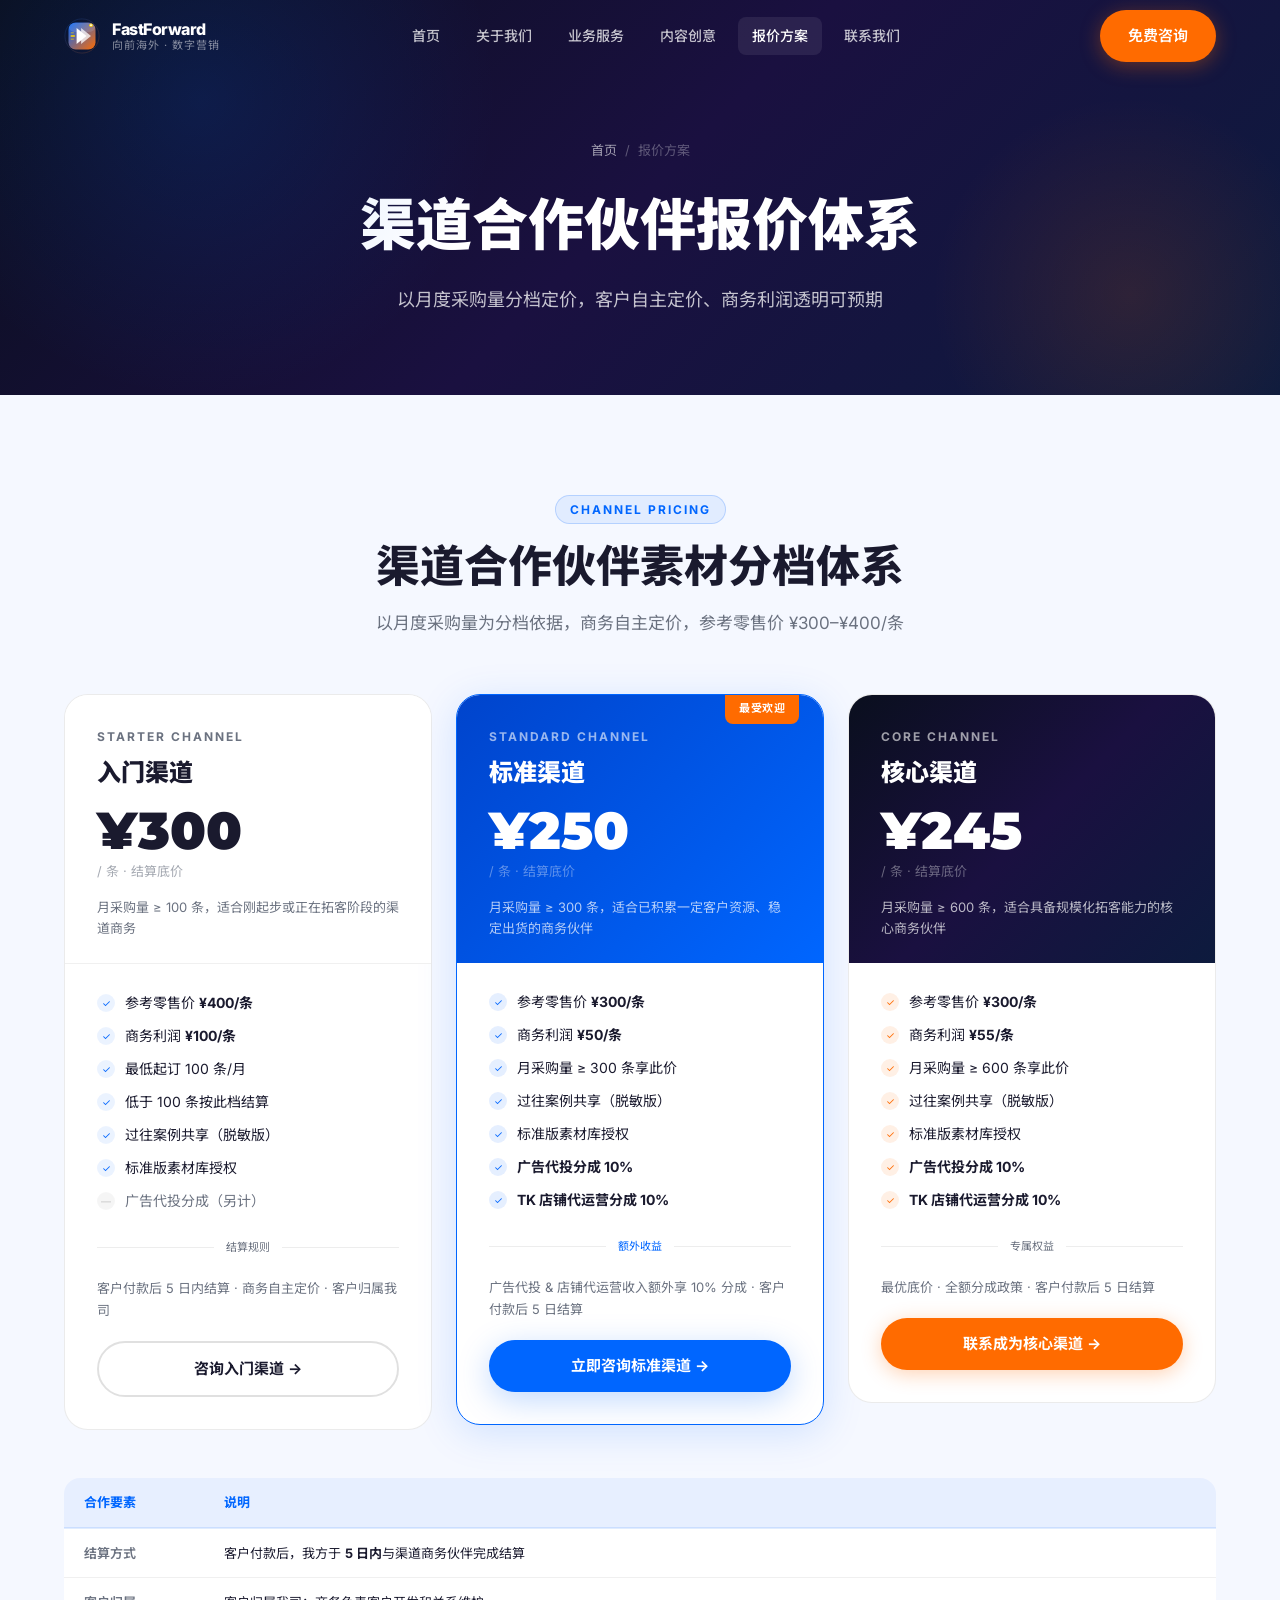
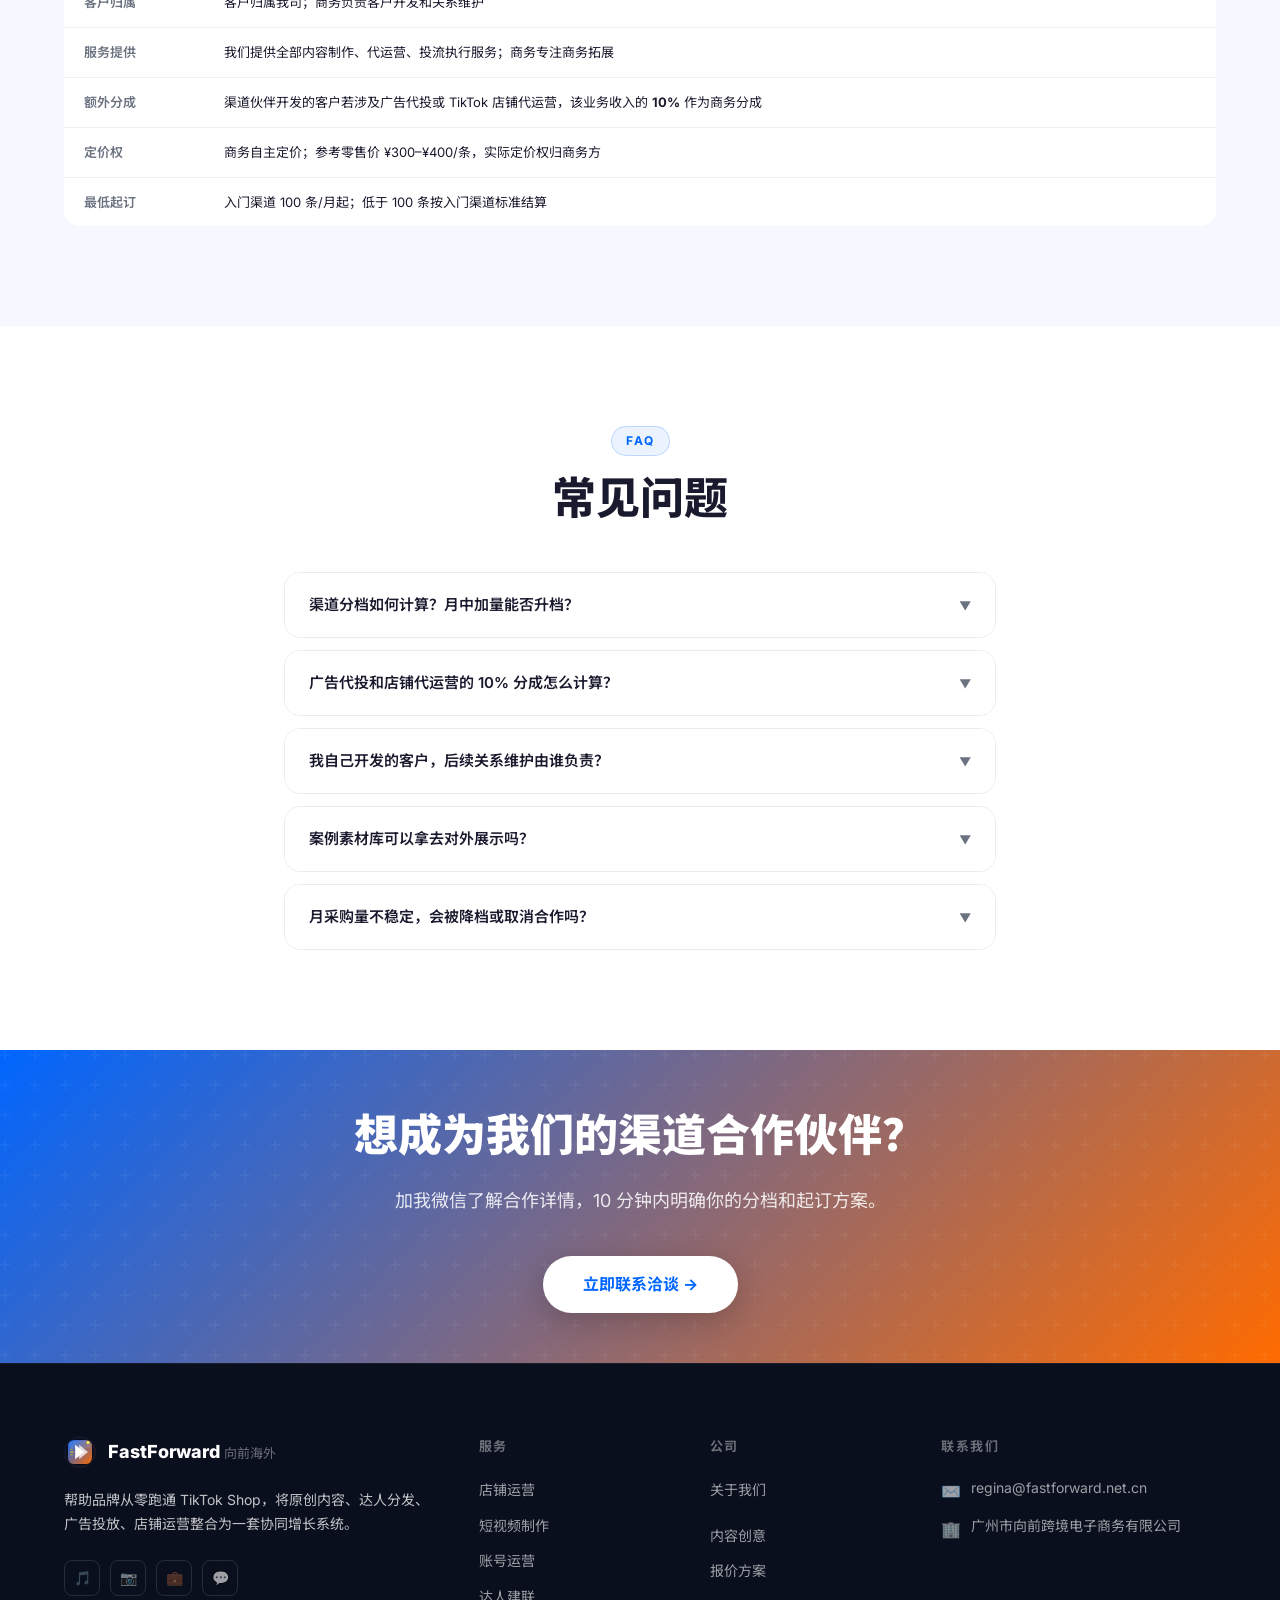
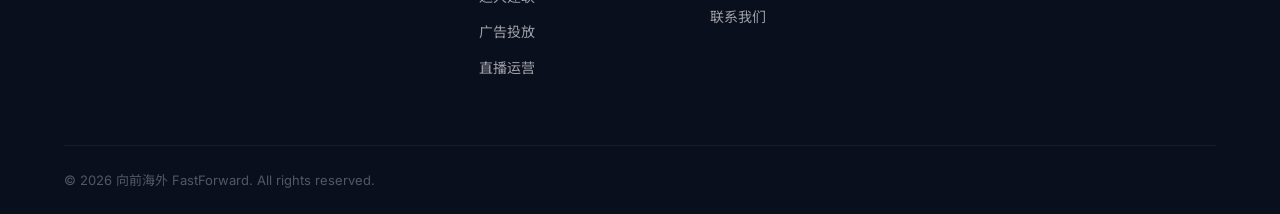
<file: pages/pricing.html>
<!DOCTYPE html>
<html lang="zh-CN">
<head>
  <meta charset="UTF-8" />
  <meta name="viewport" content="width=device-width, initial-scale=1.0" />
  <title>报价方案 — 向前海外 FastForward</title>
  <link rel="preconnect" href="https://fonts.googleapis.com" />
  <link rel="preconnect" href="https://fonts.gstatic.com" crossorigin />
  <link href="https://fonts.googleapis.com/css2?family=Inter:wght@400;500;600;700;800;900&family=Montserrat:wght@700;800;900&family=Noto+Sans+SC:wght@400;500;700;900&display=swap" rel="stylesheet" />
  <link rel="stylesheet" href="assets/css/style.css" />
  <style>
    /* 报价页专用 */
    .pricing-section { background: var(--light-bg); }

    /* 渠道合作说明表格 */
    .channel-info-table {
      width: 100%; border-collapse: collapse; margin-top: 48px;
      border-radius: var(--radius-md); overflow: hidden;
    }
    .channel-info-table th {
      padding: 14px 20px; background: rgba(0,102,255,0.06);
      font-size: 13px; font-weight: 700; color: var(--blue);
      text-align: left; border-bottom: 2px solid rgba(0,102,255,0.12);
    }
    .channel-info-table td {
      padding: 14px 20px; font-size: 13px; color: var(--text-dark);
      border-bottom: 1px solid rgba(0,0,0,0.06); background: var(--white);
    }
    .channel-info-table tr:last-child td { border-bottom: none; }
    .channel-info-table td:first-child { font-weight: 600; color: var(--text-muted); width: 140px; }

    .pricing-toggle {
      display: flex; align-items: center; gap: 12px;
      justify-content: center; margin-bottom: 48px;
    }
    .toggle-label { font-size: 14px; font-weight: 600; color: var(--text-muted); }
    .toggle-label.active { color: var(--text-dark); }

    .pricing-grid {
      display: grid; grid-template-columns: repeat(3, 1fr);
      gap: 24px; align-items: start;
    }

    .pricing-card {
      background: var(--white);
      border-radius: var(--radius-lg);
      border: 1px solid rgba(0,0,0,0.08);
      overflow: hidden;
      transition: var(--transition);
    }
    .pricing-card:hover { transform: translateY(-6px); box-shadow: 0 20px 60px rgba(0,0,0,0.12); }
    .pricing-card.featured {
      border-color: var(--blue);
      box-shadow: 0 8px 40px rgba(0,102,255,0.15);
      transform: scale(1.04);
    }
    .pricing-card.featured:hover { transform: scale(1.04) translateY(-6px); }

    .pricing-header {
      padding: 32px 32px 24px;
      position: relative;
    }
    .pricing-header.dark { background: var(--grad-dark); }
    .pricing-header.blue { background: linear-gradient(135deg, #0044CC, #0066FF); }
    .pricing-header.light { background: var(--white); border-bottom: 1px solid rgba(0,0,0,0.06); }

    .pricing-badge {
      position: absolute; top: -1px; right: 24px;
      background: var(--orange);
      color: var(--white); font-size: 11px; font-weight: 700;
      padding: 6px 14px; border-radius: 0 0 8px 8px;
      letter-spacing: 0.5px;
    }

    .pricing-plan { font-size: 12px; font-weight: 700; letter-spacing: 2px; text-transform: uppercase; margin-bottom: 8px; }
    .pricing-plan.light-text { color: rgba(255,255,255,0.6); }
    .pricing-plan.dark-text  { color: var(--text-muted); }

    .pricing-name { font-size: 24px; font-weight: 900; margin-bottom: 12px; }
    .pricing-name.light-text { color: var(--white); }
    .pricing-name.dark-text  { color: var(--text-dark); }

    .pricing-price {
      font-family: 'Montserrat', sans-serif;
      font-size: 48px; font-weight: 900; line-height: 1; margin-bottom: 4px;
    }
    .pricing-price.light-text { color: var(--white); }
    .pricing-price.orange-text { color: var(--white); }
    .pricing-price.dark-text  { color: var(--text-dark); }

    .pricing-unit { font-size: 13px; opacity: 0.6; margin-bottom: 16px; }
    .pricing-unit.light { color: rgba(255,255,255,0.6); }
    .pricing-unit.dark  { color: var(--text-muted); }

    .pricing-desc { font-size: 13px; line-height: 1.6; }
    .pricing-desc.light { color: rgba(255,255,255,0.7); }
    .pricing-desc.dark  { color: var(--text-muted); }

    .pricing-body { padding: 28px 32px 32px; }
    .pricing-features { display: flex; flex-direction: column; gap: 12px; margin-bottom: 28px; }
    .pf-item { display: flex; gap: 10px; align-items: flex-start; font-size: 14px; color: var(--text-dark); line-height: 1.5; }
    .pf-item .pf-check { width: 18px; height: 18px; border-radius: 50%; display: flex; align-items: center; justify-content: center; font-size: 10px; flex-shrink: 0; margin-top: 2px; }
    .pf-check.blue   { background: rgba(0,102,255,0.1); color: var(--blue); }
    .pf-check.orange { background: rgba(255,107,0,0.1); color: var(--orange); }
    .pf-check.white  { background: rgba(0,102,255,0.08); color: var(--blue); }
    .pf-item.dimmed  { color: var(--text-muted); }
    .pf-item.dimmed .pf-check { background: rgba(0,0,0,0.04); color: rgba(0,0,0,0.2); }

    .pricing-cta {
      display: block; text-align: center; padding: 14px;
      border-radius: 100px; font-size: 15px; font-weight: 700;
      transition: var(--transition); cursor: pointer;
    }
    .pricing-cta.primary { background: var(--blue); color: var(--white); box-shadow: var(--shadow-blue); }
    .pricing-cta.primary:hover { background: #0052cc; transform: translateY(-2px); }
    .pricing-cta.secondary { border: 2px solid rgba(0,0,0,0.12); color: var(--text-dark); }
    .pricing-cta.secondary:hover { border-color: var(--blue); color: var(--blue); }
    .pricing-cta.orange { background: var(--orange); color: var(--white); box-shadow: 0 4px 20px rgba(255,107,0,0.3); }
    .pricing-cta.orange:hover { background: #e55f00; transform: translateY(-2px); }

    .pricing-divider { display: flex; align-items: center; gap: 12px; margin: 20px 0; }
    .pricing-divider hr { flex: 1; border: none; border-top: 1px solid rgba(0,0,0,0.07); }
    .pricing-divider span { font-size: 11px; color: var(--text-muted); white-space: nowrap; }

    /* 比较表 */
    .compare-section { background: var(--white); }
    .compare-table { width: 100%; border-collapse: collapse; }
    .compare-table th {
      padding: 16px 20px; text-align: center; font-size: 13px; font-weight: 700;
      background: var(--light-bg); color: var(--text-dark);
    }
    .compare-table th:first-child { text-align: left; }
    .compare-table th.featured { background: rgba(0,102,255,0.06); color: var(--blue); }
    .compare-table td {
      padding: 14px 20px; border-bottom: 1px solid rgba(0,0,0,0.06);
      font-size: 13px; text-align: center; color: var(--text-muted);
    }
    .compare-table td:first-child { text-align: left; color: var(--text-dark); font-weight: 500; }
    .compare-table td.featured { background: rgba(0,102,255,0.02); }
    .compare-table .check { color: var(--green); font-size: 16px; }
    .compare-table .cross { color: #e5e7eb; font-size: 16px; }
    .compare-table .cat-row td { background: var(--light-bg); font-weight: 700; color: var(--text-dark); font-size: 12px; letter-spacing: 0.5px; }

    /* FAQ */
    .faq-list { display: flex; flex-direction: column; gap: 12px; }
    .faq-item {
      border: 1px solid rgba(0,0,0,0.08); border-radius: var(--radius-md);
      overflow: hidden; transition: var(--transition);
    }
    .faq-item:hover { border-color: rgba(0,102,255,0.2); }
    .faq-q {
      padding: 20px 24px; font-size: 15px; font-weight: 600;
      cursor: pointer; display: flex; justify-content: space-between; align-items: center;
      background: var(--white); color: var(--text-dark);
    }
    .faq-q .arrow { font-size: 12px; transition: var(--transition); color: var(--text-muted); }
    .faq-item.open .faq-q .arrow { transform: rotate(180deg); }
    .faq-a {
      padding: 0 24px; max-height: 0; overflow: hidden; transition: max-height 0.4s ease, padding 0.3s;
      font-size: 14px; color: var(--text-muted); line-height: 1.7;
    }
    .faq-item.open .faq-a { max-height: 300px; padding: 0 24px 20px; }

    @media (max-width:1024px) { .pricing-grid { grid-template-columns: 1fr; } .pricing-card.featured { transform: none; } }
    @media (max-width:768px) { .compare-table { display: none; } }
  </style>
</head>
<body>

<nav class="nav scrolled">
  <div class="nav-inner">
    <a href="index.html" class="nav-logo">
      <img src="assets/images/logo/fastforward-logo-icon.svg" alt="FastForward Icon" />
      <div class="nav-logo-text"><span class="en">FastForward</span><span class="cn">向前海外 · 数字营销</span></div>
    </a>
    <div class="nav-links">
      <a href="index.html">首页</a><a href="about.html">关于我们</a><a href="services.html">业务服务</a>
      <!-- <a href="cases.html">案例展示（已隐藏）</a> --><a href="creative.html">内容创意</a>
      <a href="pricing.html" class="active">报价方案</a>
      <a href="index.html#home-contact">联系我们</a>
    </div>
    <a href="index.html#home-contact" class="btn btn-primary nav-cta">免费咨询</a>
    <button class="nav-hamburger"><span></span><span></span><span></span></button>
  </div>
</nav>
<nav class="nav-mobile">
  <a href="index.html">首页</a><a href="about.html">关于我们</a><a href="services.html">业务服务</a>
  <!-- <a href="cases.html">案例展示（已隐藏）</a> --><a href="creative.html">内容创意</a><a href="pricing.html">报价方案</a>
  <a href="index.html#home-contact">联系我们</a>
</nav>

<section class="page-hero">
  <div class="container">
    <div class="breadcrumb"><a href="index.html">首页</a><span>/</span><span>报价方案</span></div>
    <h1>渠道合作伙伴报价体系</h1>
    <p>以月度采购量分档定价，客户自主定价、商务利润透明可预期</p>
  </div>
</section>

<!-- 定价卡片 -->
<section class="pricing-section section-pad">
  <div class="container">
    <div style="text-align:center;margin-bottom:56px;">
      <span class="section-tag">Channel Pricing</span>
      <h2 class="section-title fade-up">渠道合作伙伴素材分档体系</h2>
      <p class="section-subtitle fade-up" style="margin:0 auto;" data-delay="100">以月度采购量为分档依据，商务自主定价，参考零售价 ¥300–¥400/条</p>
    </div>

    <div class="pricing-grid">

      <!-- 入门渠道 -->
      <div class="pricing-card fade-up" data-delay="0">
        <div class="pricing-header light">
          <div class="pricing-plan dark-text">Starter Channel</div>
          <div class="pricing-name dark-text">入门渠道</div>
          <div class="pricing-price dark-text" style="font-size:52px;">¥300</div>
          <div class="pricing-unit dark">/ 条 · 结算底价</div>
          <div class="pricing-desc dark">月采购量 ≥ 100 条，适合刚起步或正在拓客阶段的渠道商务</div>
        </div>
        <div class="pricing-body">
          <div class="pricing-features">
            <div class="pf-item"><span class="pf-check white">✓</span><span>参考零售价 <strong>¥400/条</strong></span></div>
            <div class="pf-item"><span class="pf-check white">✓</span><span>商务利润 <strong>¥100/条</strong></span></div>
            <div class="pf-item"><span class="pf-check white">✓</span><span>最低起订 100 条/月</span></div>
            <div class="pf-item"><span class="pf-check white">✓</span><span>低于 100 条按此档结算</span></div>
            <div class="pf-item"><span class="pf-check white">✓</span><span>过往案例共享（脱敏版）</span></div>
            <div class="pf-item"><span class="pf-check white">✓</span><span>标准版素材库授权</span></div>
            <div class="pf-item dimmed"><span class="pf-check white">—</span><span>广告代投分成（另计）</span></div>
          </div>
          <div class="pricing-divider"><hr /><span>结算规则</span><hr /></div>
          <div style="font-size:13px;color:var(--text-muted);margin-bottom:20px;line-height:1.7;">
            客户付款后 5 日内结算 · 商务自主定价 · 客户归属我司
          </div>
          <a href="index.html#home-contact" class="pricing-cta secondary">咨询入门渠道 →</a>
        </div>
      </div>

      <!-- 标准渠道（推荐） -->
      <div class="pricing-card featured fade-up" data-delay="100">
        <div class="pricing-header blue">
          <div class="pricing-badge">最受欢迎</div>
          <div class="pricing-plan light-text">Standard Channel</div>
          <div class="pricing-name light-text">标准渠道</div>
          <div class="pricing-price light-text" style="font-size:52px;">¥250</div>
          <div class="pricing-unit light">/ 条 · 结算底价</div>
          <div class="pricing-desc light">月采购量 ≥ 300 条，适合已积累一定客户资源、稳定出货的商务伙伴</div>
        </div>
        <div class="pricing-body">
          <div class="pricing-features">
            <div class="pf-item"><span class="pf-check blue">✓</span><span>参考零售价 <strong>¥300/条</strong></span></div>
            <div class="pf-item"><span class="pf-check blue">✓</span><span>商务利润 <strong>¥50/条</strong></span></div>
            <div class="pf-item"><span class="pf-check blue">✓</span><span>月采购量 ≥ 300 条享此价</span></div>
            <div class="pf-item"><span class="pf-check blue">✓</span><span>过往案例共享（脱敏版）</span></div>
            <div class="pf-item"><span class="pf-check blue">✓</span><span>标准版素材库授权</span></div>
            <div class="pf-item"><span class="pf-check blue">✓</span><span><strong>广告代投分成 10%</strong></span></div>
            <div class="pf-item"><span class="pf-check blue">✓</span><span><strong>TK 店铺代运营分成 10%</strong></span></div>
          </div>
          <div class="pricing-divider"><hr /><span style="color:var(--blue);">额外收益</span><hr /></div>
          <div style="font-size:13px;color:var(--text-muted);margin-bottom:20px;line-height:1.7;">
            广告代投 & 店铺代运营收入额外享 10% 分成 · 客户付款后 5 日结算
          </div>
          <a href="index.html#home-contact" class="pricing-cta primary">立即咨询标准渠道 →</a>
        </div>
      </div>

      <!-- 核心渠道 -->
      <div class="pricing-card fade-up" data-delay="200">
        <div class="pricing-header dark">
          <div class="pricing-plan light-text">Core Channel</div>
          <div class="pricing-name light-text">核心渠道</div>
          <div class="pricing-price light-text" style="font-size:52px;">¥245</div>
          <div class="pricing-unit light">/ 条 · 结算底价</div>
          <div class="pricing-desc light">月采购量 ≥ 600 条，适合具备规模化拓客能力的核心商务伙伴</div>
        </div>
        <div class="pricing-body">
          <div class="pricing-features">
            <div class="pf-item"><span class="pf-check orange">✓</span><span>参考零售价 <strong>¥300/条</strong></span></div>
            <div class="pf-item"><span class="pf-check orange">✓</span><span>商务利润 <strong>¥55/条</strong></span></div>
            <div class="pf-item"><span class="pf-check orange">✓</span><span>月采购量 ≥ 600 条享此价</span></div>
            <div class="pf-item"><span class="pf-check orange">✓</span><span>过往案例共享（脱敏版）</span></div>
            <div class="pf-item"><span class="pf-check orange">✓</span><span>标准版素材库授权</span></div>
            <div class="pf-item"><span class="pf-check orange">✓</span><span><strong>广告代投分成 10%</strong></span></div>
            <div class="pf-item"><span class="pf-check orange">✓</span><span><strong>TK 店铺代运营分成 10%</strong></span></div>
          </div>
          <div class="pricing-divider"><hr /><span>专属权益</span><hr /></div>
          <div style="font-size:13px;color:var(--text-muted);margin-bottom:20px;line-height:1.7;">
            最优底价 · 全额分成政策 · 客户付款后 5 日结算
          </div>
          <a href="index.html#home-contact" class="pricing-cta orange">联系成为核心渠道 →</a>
        </div>
      </div>

    </div>

    <!-- 合作模式说明 -->
    <table class="channel-info-table fade-up">
      <thead>
        <tr>
          <th>合作要素</th>
          <th>说明</th>
        </tr>
      </thead>
      <tbody>
        <tr>
          <td>结算方式</td>
          <td>客户付款后，我方于 <strong>5 日内</strong>与渠道商务伙伴完成结算</td>
        </tr>
        <tr>
          <td>客户归属</td>
          <td>客户归属我司；商务负责客户开发和关系维护</td>
        </tr>
        <tr>
          <td>服务提供</td>
          <td>我们提供全部内容制作、代运营、投流执行服务；商务专注商务拓展</td>
        </tr>
        <tr>
          <td>额外分成</td>
          <td>渠道伙伴开发的客户若涉及广告代投或 TikTok 店铺代运营，该业务收入的 <strong>10%</strong> 作为商务分成</td>
        </tr>
        <tr>
          <td>定价权</td>
          <td>商务自主定价；参考零售价 ¥300–¥400/条，实际定价权归商务方</td>
        </tr>
        <tr>
          <td>最低起订</td>
          <td>入门渠道 100 条/月起；低于 100 条按入门渠道标准结算</td>
        </tr>
      </tbody>
    </table>
  </div>
</section>

<!-- FAQ -->
<section class="section-pad" style="background:var(--white);">
  <div class="container" style="max-width:760px;">
    <div style="text-align:center;margin-bottom:48px;">
      <span class="section-tag">FAQ</span>
      <h2 class="section-title fade-up">常见问题</h2>
    </div>
    <div class="faq-list">
      <div class="faq-item">
        <div class="faq-q">
          <span>渠道分档如何计算？月中加量能否升档？</span>
          <span class="arrow">▼</span>
        </div>
        <div class="faq-a">
          分档以「当月实际采购量」为准。月中加量如果累计突破下一档门槛（如从 250 条追加到 310 条），该月整体自动按高档结算，已付差价可在次月账单中抵扣。
        </div>
      </div>
      <div class="faq-item">
        <div class="faq-q">
          <span>广告代投和店铺代运营的 10% 分成怎么计算？</span>
          <span class="arrow">▼</span>
        </div>
        <div class="faq-a">
          分成基数 = 我司实际向客户收取的服务费（不含广告充值预算），渠道商务获得其中 10%。例如客户月付代运营服务费 ¥10,000，商务可获 ¥1,000 分成，与素材结算款合并打款，同样遵循 5 日结算周期。
        </div>
      </div>
      <div class="faq-item">
        <div class="faq-q">
          <span>我自己开发的客户，后续关系维护由谁负责？</span>
          <span class="arrow">▼</span>
        </div>
        <div class="faq-a">
          客户归属我司，但商务伙伴全程参与关系维护和续约跟进。我们提供专属对接微信群、定期数据报告，确保商务伙伴随时能回答客户问题，不会"拿了客户就断联"。
        </div>
      </div>
      <div class="faq-item">
        <div class="faq-q">
          <span>案例素材库可以拿去对外展示吗？</span>
          <span class="arrow">▼</span>
        </div>
        <div class="faq-a">
          可以。我们提供脱敏版过往案例（品牌名称隐去，数据保留），授权商务方在提案和客户演示中使用。标准版素材库同步开放，涵盖不同类目、不同市场的代表性内容帧。
        </div>
      </div>
      <div class="faq-item">
        <div class="faq-q">
          <span>月采购量不稳定，会被降档或取消合作吗？</span>
          <span class="arrow">▼</span>
        </div>
        <div class="faq-a">
          不会。我们没有强制保量要求，低于本档门槛的月份按入门渠道价（¥300/条）结算，下个月量起来后自动恢复原档。我们希望建立长期合作关系，而不是靠门槛设限。
        </div>
      </div>
    </div>
  </div>
</section>

<!-- CTA -->
<section class="cta-section">
  <div class="container">
    <h2>想成为我们的渠道合作伙伴？</h2>
    <p>加我微信了解合作详情，10 分钟内明确你的分档和起订方案。</p>
    <a href="index.html#home-contact" class="cta-btn-white">立即联系洽谈 →</a>
  </div>
</section>

<footer class="footer">
  <div class="container">
    <div class="footer-grid">
      <div class="footer-brand">
        <div class="logo-wrap"><img src="assets/images/logo/fastforward-logo-icon.svg" alt="FastForward" /><div class="brand-name">FastForward <span style="font-size:13px;font-weight:400;color:rgba(255,255,255,0.4);">向前海外</span></div></div>
        <p>帮助品牌从零跑通 TikTok Shop，将原创内容、达人分发、广告投放、店铺运营整合为一套协同增长系统。</p>
        <div class="social-links"><a class="social-link" href="#">🎵</a><a class="social-link" href="#">📷</a><a class="social-link" href="#">💼</a><a class="social-link" href="#">💬</a></div>
      </div>
      <div class="footer-col"><h4>服务</h4><ul><li><a href="services.html">店铺运营</a></li><li><a href="services.html">短视频制作</a></li><li><a href="services.html">账号运营</a></li><li><a href="services.html">达人建联</a></li><li><a href="services.html">广告投放</a></li><li><a href="services.html">直播运营</a></li></ul></div>
      <div class="footer-col"><h4>公司</h4><ul><li><a href="about.html">关于我们</a></li><li><!-- <a href="cases.html">成功案例（已隐藏）</a> --></li><li><a href="creative.html">内容创意</a></li><li><a href="pricing.html">报价方案</a></li><li></li><li><a href="index.html#home-contact">联系我们</a></li></ul></div>
      <div class="footer-col"><h4>联系我们</h4><div class="footer-contact"><div class="footer-contact-item"><span class="icon">✉️</span><span>regina@fastforward.net.cn</span></div><div class="footer-contact-item"><span class="icon">🏢</span><span>广州市向前跨境电子商务有限公司</span></div></div></div>
    </div>
    <div class="footer-bottom"><span>© 2026 向前海外 FastForward. All rights reserved.</span></div>
  </div>
</footer>

<script>
  // FAQ 手风琴
  document.querySelectorAll('.faq-item').forEach(item => {
    item.querySelector('.faq-q').addEventListener('click', () => {
      const wasOpen = item.classList.contains('open');
      document.querySelectorAll('.faq-item').forEach(i => i.classList.remove('open'));
      if (!wasOpen) item.classList.add('open');
    });
  });
</script>
<script src="assets/js/main.js"></script>
  </body>
</html>
</file>
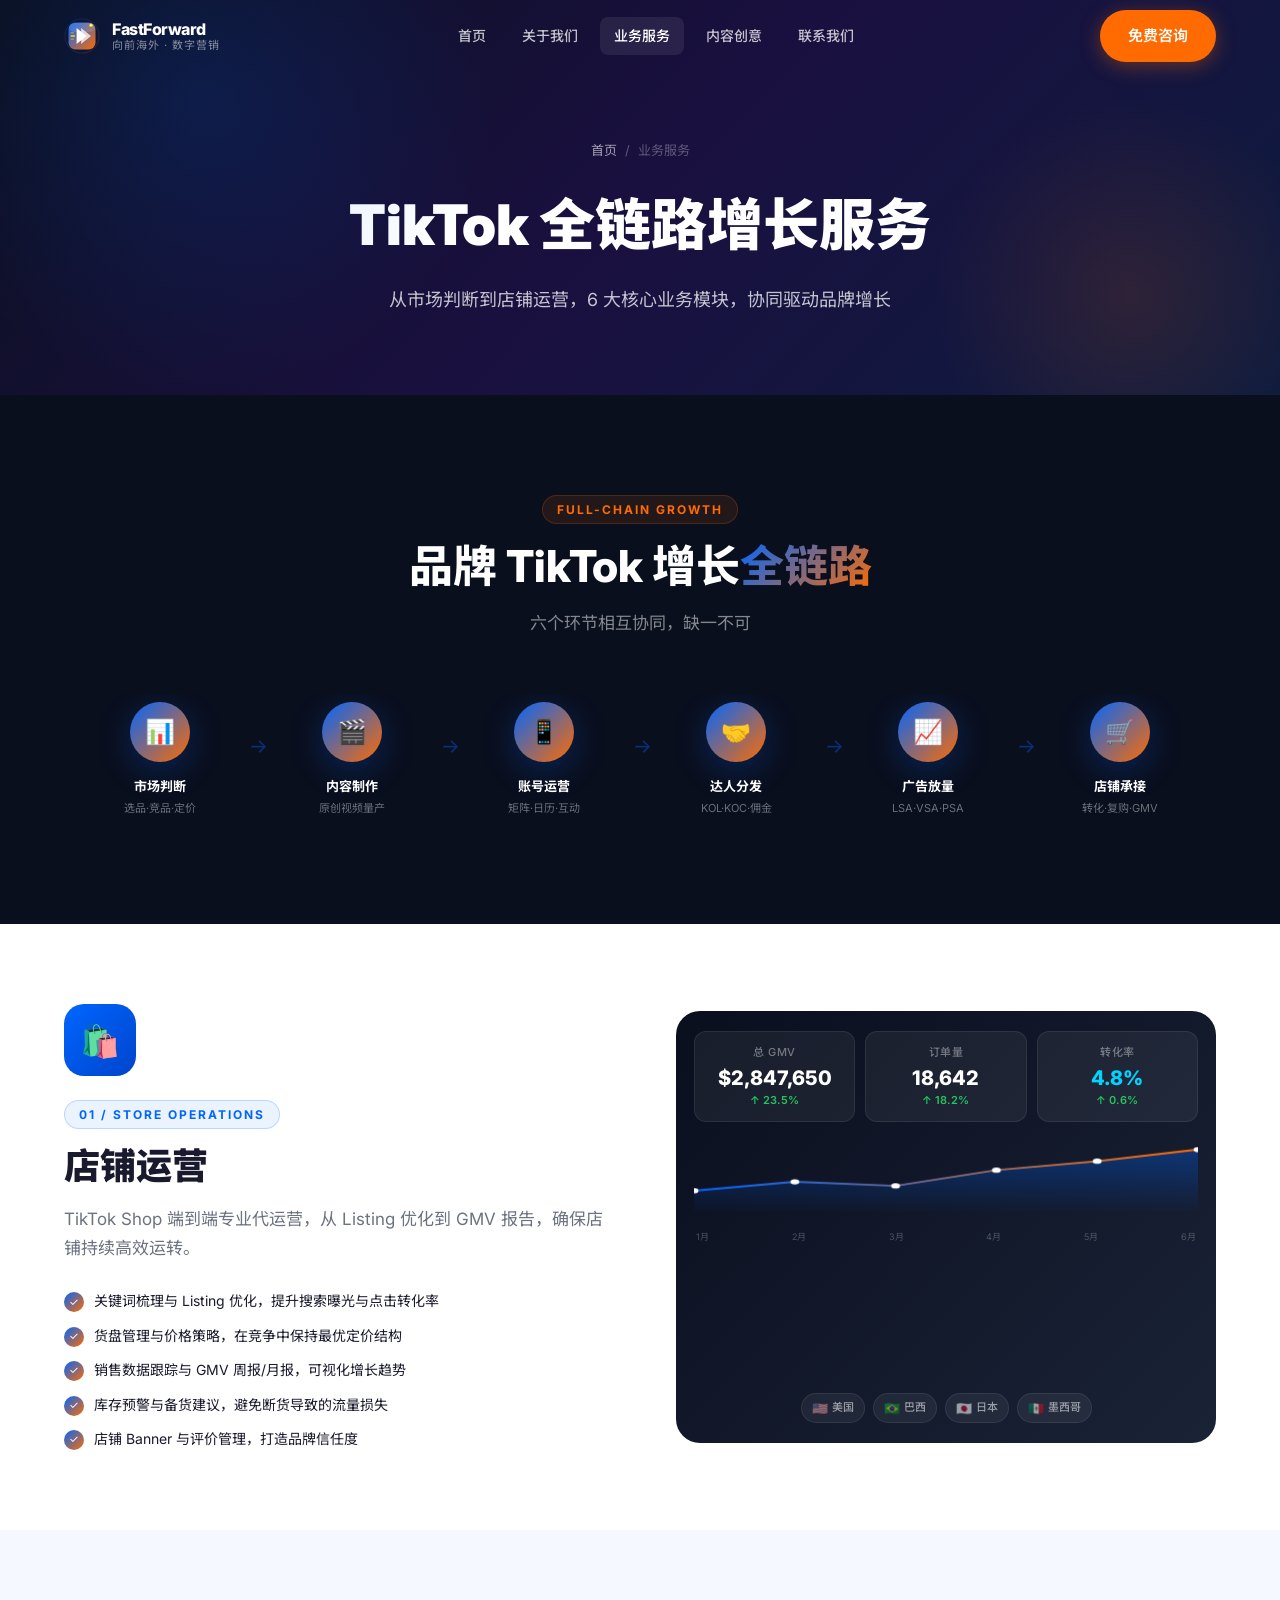
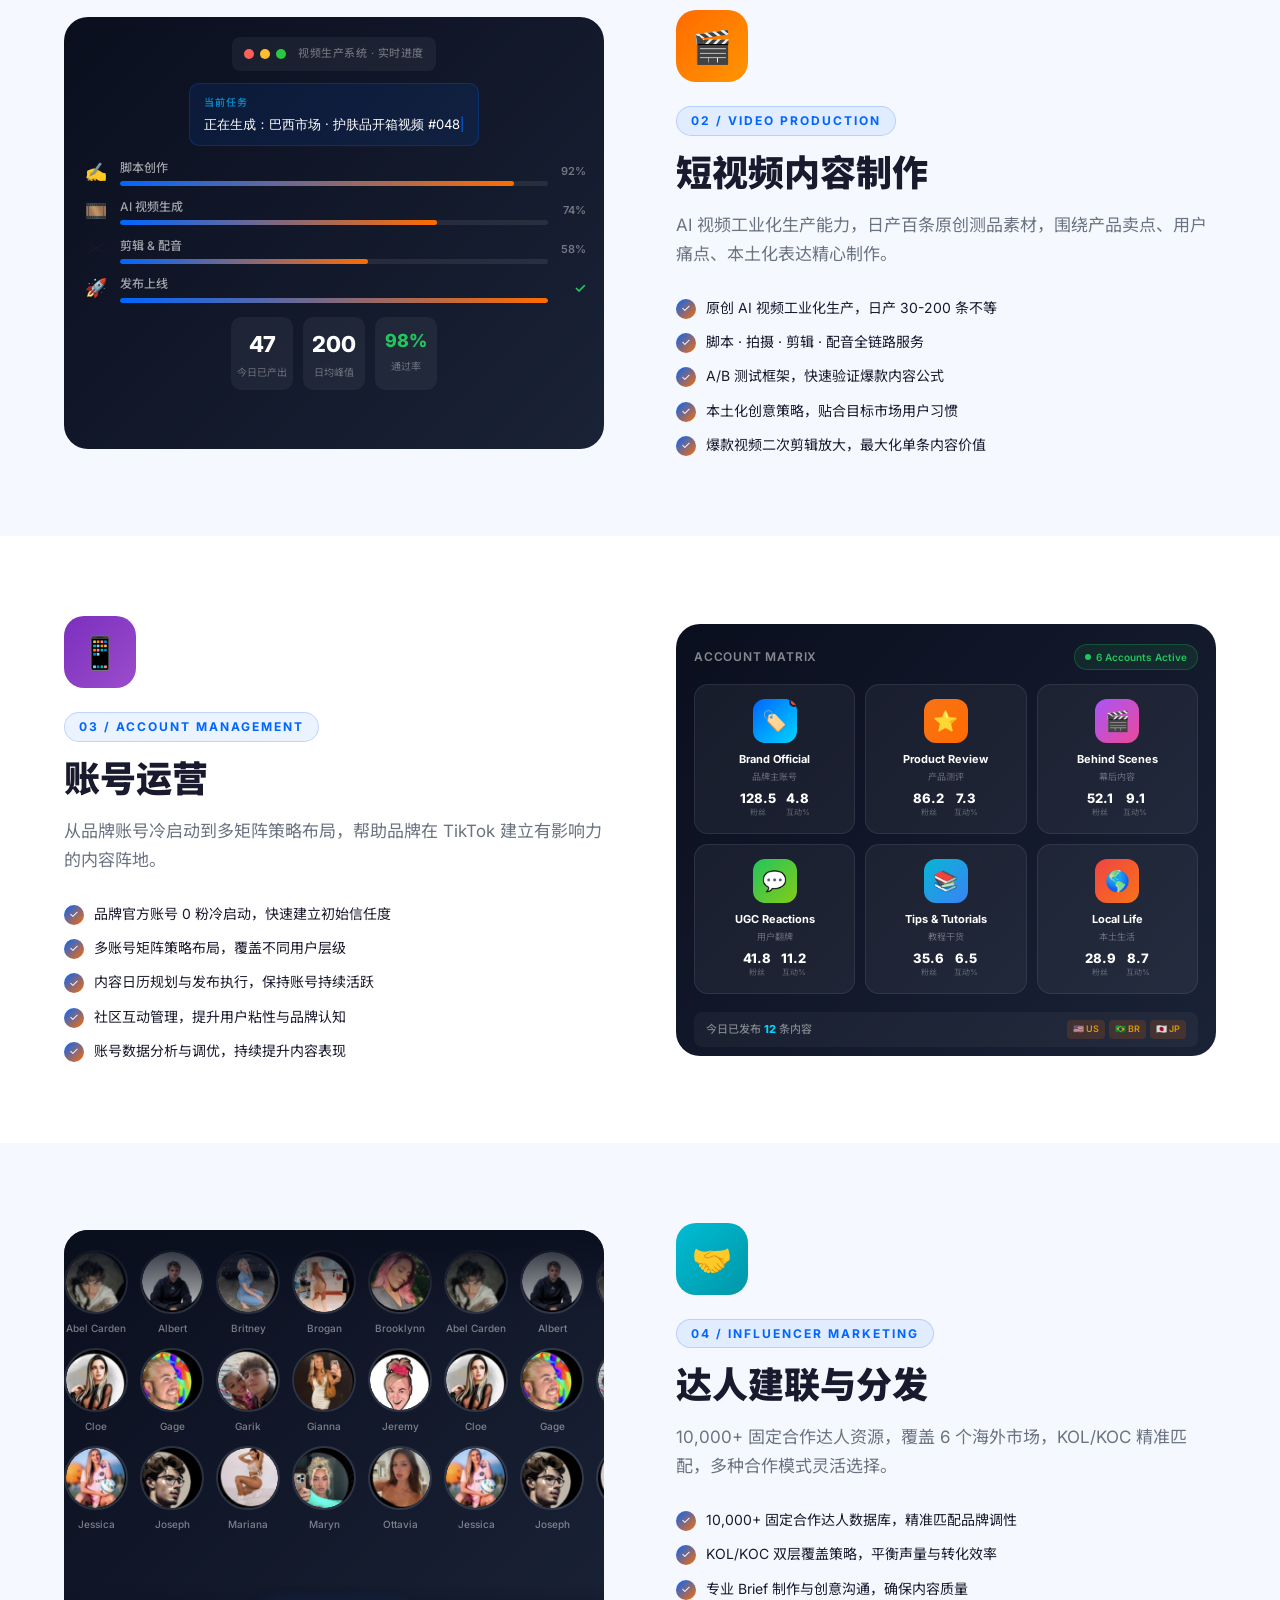
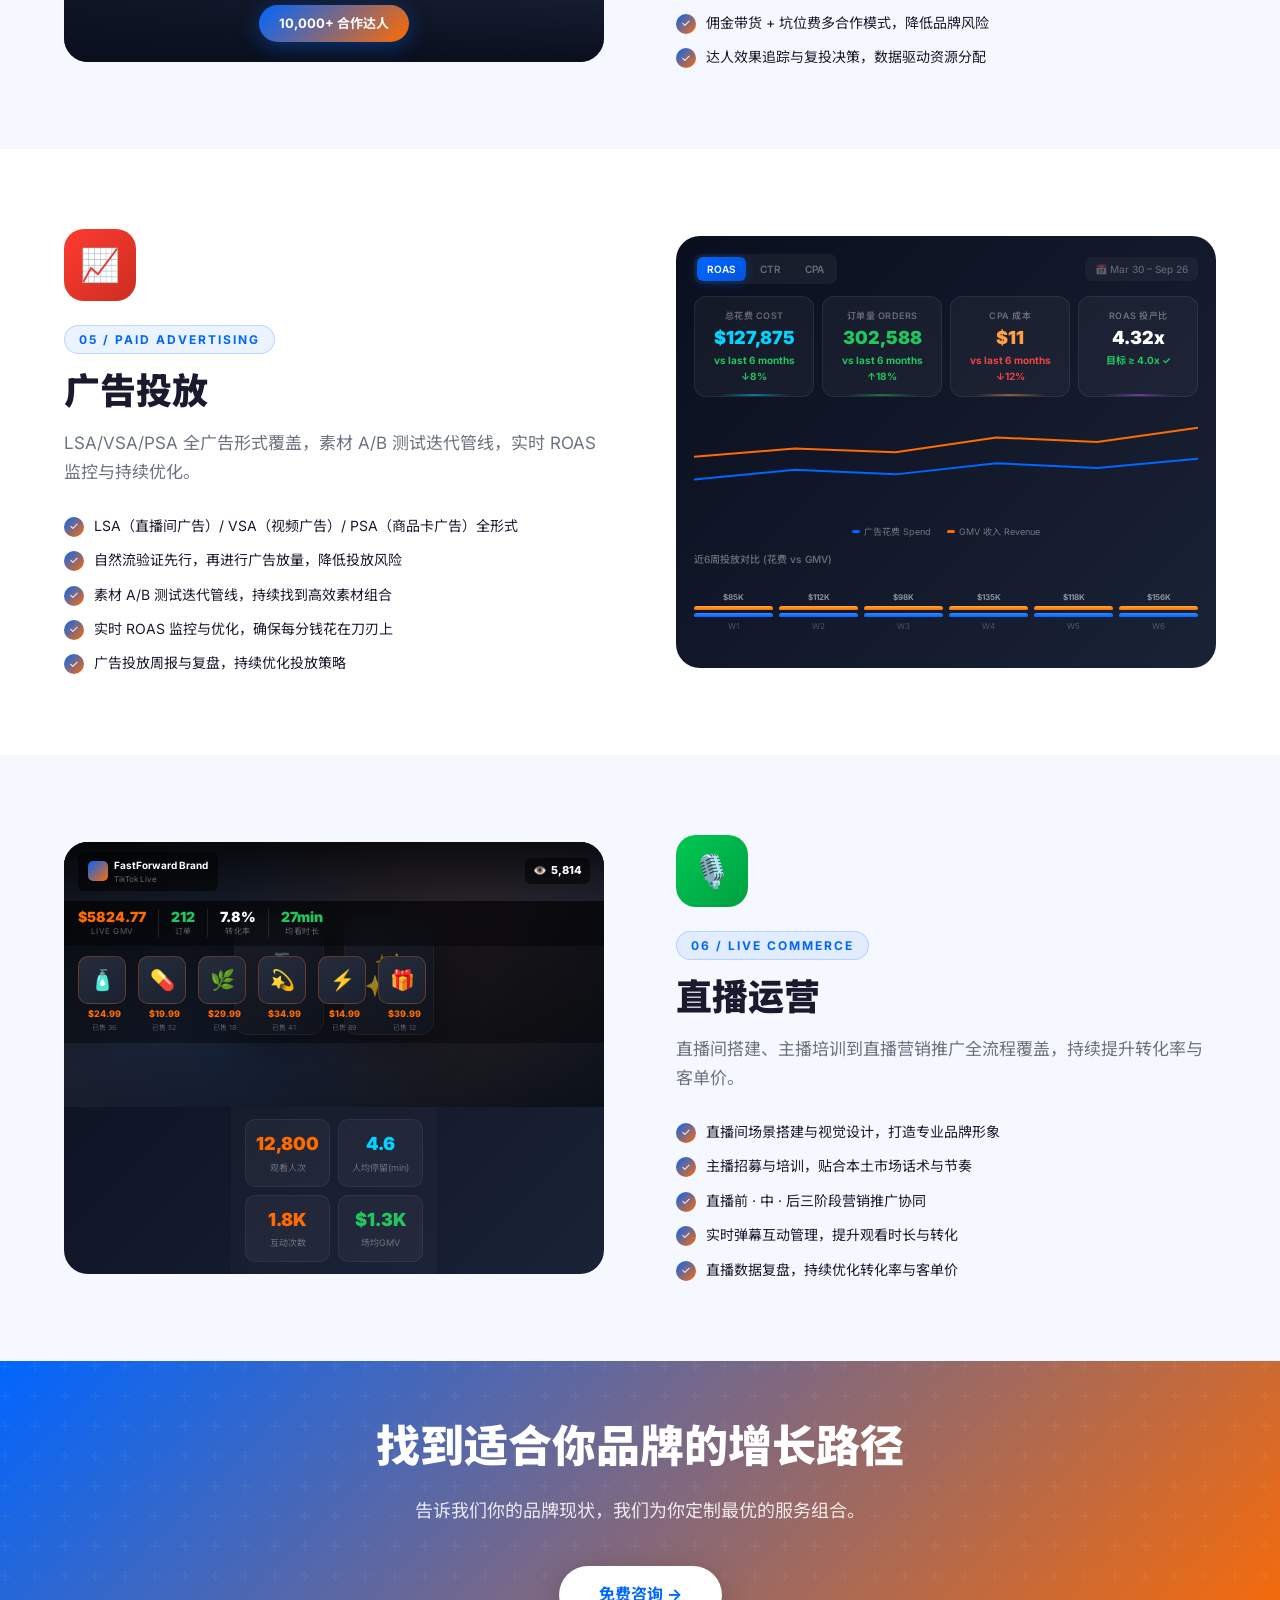
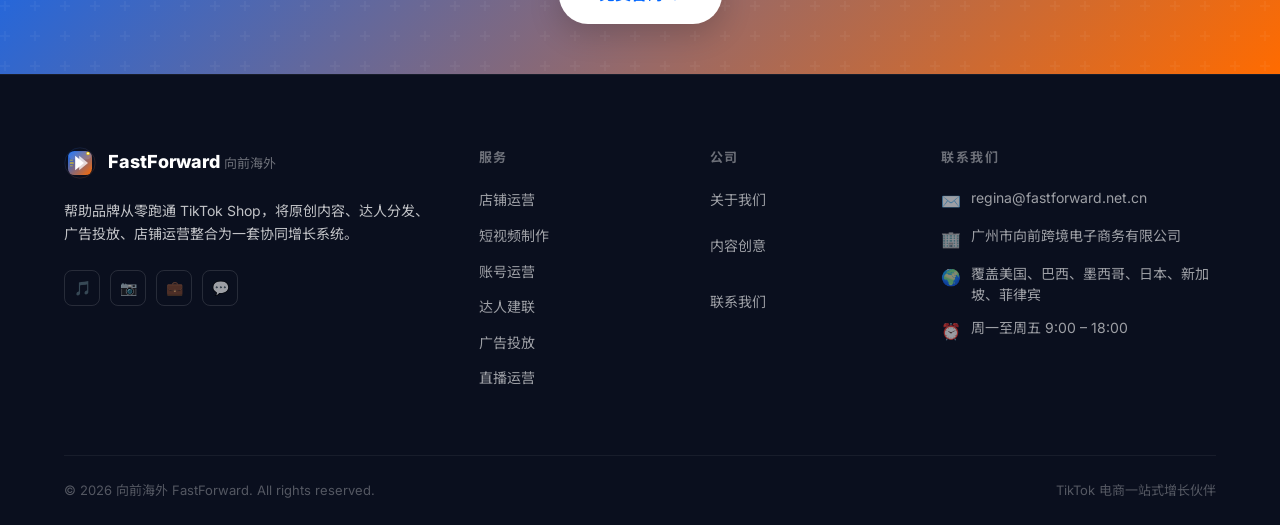
<file: pages/services.html>
<!DOCTYPE html>
<html lang="zh-CN">
<head>
  <meta charset="UTF-8" />
  <meta name="viewport" content="width=device-width, initial-scale=1.0" />
  <title>业务服务 — 向前海外 FastForward</title>
  <link rel="preconnect" href="https://fonts.googleapis.com" />
  <link rel="preconnect" href="https://fonts.gstatic.com" crossorigin />
  <link href="https://fonts.googleapis.com/css2?family=Inter:wght@400;500;600;700;800;900&family=Montserrat:wght@700;800;900&family=Noto+Sans+SC:wght@400;500;700;900&display=swap" rel="stylesheet" />
  <link rel="stylesheet" href="assets/css/style.css" />
  <style>
    /* 业务页专用 */
    .service-detail {
      padding: 80px 0;
      position: relative;
    }
    .service-detail:nth-child(odd) { background: var(--white); }
    .service-detail:nth-child(even) { background: var(--light-bg); }

    .service-detail-grid {
      display: grid; grid-template-columns: 1fr 1fr; gap: 72px; align-items: center;
    }
    .service-detail.reverse .service-detail-grid { direction: rtl; }
    .service-detail.reverse .service-detail-grid > * { direction: ltr; }

    .service-icon-large {
      width: 72px; height: 72px; border-radius: 20px;
      display: flex; align-items: center; justify-content: center;
      font-size: 32px; margin-bottom: 24px;
    }
    .service-detail h2 { font-size: clamp(24px,3vw,36px); font-weight:900; margin-bottom:16px; line-height:1.2; }
    .service-detail .lead { font-size:17px; color:var(--text-muted); line-height:1.7; margin-bottom:28px; }
    .service-features { display:flex; flex-direction:column; gap:12px; }
    .feature-item { display:flex; align-items:flex-start; gap:10px; font-size:14px; color:var(--text-dark); line-height:1.6; }
    .feature-item .check {
      width:20px; height:20px; border-radius:50%; background:var(--grad-main);
      display:flex; align-items:center; justify-content:center;
      font-size:11px; color:var(--white); flex-shrink:0; margin-top:2px;
    }

    .service-visual {
      border-radius: var(--radius-lg); overflow:hidden;
      background: linear-gradient(135deg, #0A0F1E, #1A2236);
      aspect-ratio: 5/4;
      display:flex; align-items:center; justify-content:center;
      position:relative;
    }
    .service-visual-inner {
      display:flex; flex-direction:column; align-items:center; gap:16px;
      color:rgba(255,255,255,0.2); text-align:center; padding:32px;
    }
    .service-visual-inner span { font-size:64px; }
    .service-visual-inner p { font-size:13px; line-height:1.5; }

    /* 流程图 */
    .process-flow {
      display: flex; align-items: center; gap: 0;
      overflow-x: auto; padding: 8px 0;
    }
    .process-step {
      flex: 1; min-width: 140px; text-align: center; position: relative;
    }
    .process-step:not(:last-child)::after {
      content: '→';
      position: absolute; right: -12px; top: 28px;
      font-size: 20px; color: rgba(0,102,255,0.4);
      z-index: 1;
    }
    .process-circle {
      width: 60px; height: 60px; border-radius: 50%;
      background: var(--grad-main); display: flex; align-items: center; justify-content: center;
      font-size: 24px; margin: 0 auto 14px; box-shadow: var(--shadow-blue);
    }
    .process-step h4 { font-size: 13px; font-weight: 700; color: var(--white); margin-bottom: 4px; }
    .process-step p  { font-size: 11px; color: rgba(255,255,255,0.4); line-height: 1.4; }

    @media (max-width:768px) {
      .service-detail-grid { grid-template-columns: 1fr; gap: 36px; }
      .service-detail.reverse .service-detail-grid { direction: ltr; }
      .process-step { min-width: 100px; }
    }

    /* 达人墙动效 */
    .influencer-wall {
      position: relative;
      border-radius: var(--radius-lg);
      overflow: hidden;
      background: linear-gradient(135deg, #0A0F1E, #1A2236);
      aspect-ratio: 5/4;
      display: flex;
      flex-direction: column;
      gap: 12px;
      padding: 20px 0;
    }
    .influencer-wall::before,
    .influencer-wall::after {
      content: '';
      position: absolute;
      left: 0; right: 0;
      height: 80px;
      z-index: 2;
      pointer-events: none;
    }
    .influencer-wall::before { top: 0; background: linear-gradient(to bottom, #0A0F1E, transparent); }
    .influencer-wall::after  { bottom: 0; background: linear-gradient(to top, #0A0F1E, transparent); }

    .iw-track {
      display: flex;
      gap: 12px;
      width: max-content;
      animation: iwScroll 18s linear infinite;
    }
    .iw-track-2 { animation-duration: 22s; animation-direction: reverse; }
    .iw-track-3 { animation-duration: 20s; }

    @keyframes iwScroll {
      0%   { transform: translateX(0); }
      100% { transform: translateX(-50%); }
    }
    .iw-track:hover { animation-play-state: paused; }

    .iw-avatar {
      display: flex;
      flex-direction: column;
      align-items: center;
      gap: 6px;
      flex-shrink: 0;
    }
    .iw-avatar img {
      width: 64px;
      height: 64px;
      border-radius: 50%;
      object-fit: cover;
      border: 2px solid rgba(255,255,255,0.12);
      transition: transform 0.3s, border-color 0.3s;
    }
    .iw-avatar:hover img {
      transform: scale(1.12);
      border-color: rgba(0,102,255,0.6);
    }
    .iw-name {
      font-size: 10px;
      color: rgba(255,255,255,0.45);
      font-weight: 500;
      white-space: nowrap;
    }
    .iw-badge {
      position: absolute;
      bottom: 20px;
      left: 50%;
      transform: translateX(-50%);
      z-index: 3;
      background: var(--grad-main);
      color: #fff;
      font-size: 13px;
      font-weight: 700;
      padding: 8px 20px;
      border-radius: 100px;
      white-space: nowrap;
      box-shadow: 0 4px 20px rgba(0,102,255,0.4);
    }

    /* ===== 动态数据仪表盘 - 店铺运营 ===== */
    .store-dashboard {
      flex-direction: column !important;
      gap: 14px;
      padding: 20px 18px !important;
    }
    .sd-metrics {
      display: grid; grid-template-columns: repeat(3, 1fr); gap: 10px; width:100%;
    }
    .sd-card {
      background: rgba(255,255,255,0.06);
      border: 1px solid rgba(255,255,255,0.08);
      border-radius: 12px;
      padding: 12px 10px;
      text-align: center;
    }
    .sd-label {
      font-size: 11px; color: rgba(255,255,255,0.4); margin-bottom: 4px;
      font-weight:500; letter-spacing:0.5px; text-transform:uppercase;
    }
    .sd-value {
      font-size: 20px; font-weight:800; color:#fff; line-height:1.2;
      font-family:'Inter','Montserrat',sans-serif;
    }
    .sd-pct { color: #00d4ff !important; }
    .sd-trend {
      font-size: 11px; margin-top:2px; font-weight:600;
    }
    .sd-trend.up { color:#22c55e; }
    .sd-chart-wrap {
      width:100%; flex:1; min-height:80px; position:relative;
    }
    .sd-chart {
      width:100%; height:90px; display:block;
    }
    .sd-area {
      opacity: 0;
      animation: sdFadeIn 1s ease forwards 0.6s;
    }
    .sd-line {
      stroke-dasharray: 600;
      stroke-dashoffset: 600;
      animation: sdDrawLine 2s ease forwards 0.8s;
    }
    @keyframes sdDrawLine { to { stroke-dashoffset: 0; } }
    @keyframes sdFadeIn { to { opacity: 1; } }
    .sd-x-axis {
      display:flex; justify-content:space-between;
      margin-top:4px; padding: 0 2px;
    }
    .sd-x-axis span {
      font-size:9px; color:rgba(255,255,255,0.25);
    }
    .sd-markets {
      display:flex; justify-content:center; gap:8px;
    }
    .sd-market-tag {
      display:inline-flex; align-items:center; gap:4px;
      background:rgba(255,255,255,0.06); border:1px solid rgba(255,255,255,0.08);
      border-radius:100px; padding:4px 10px; font-size:11px;
      color:rgba(255,255,255,0.55); font-weight:500;
    }
    .sd-market-tag .flag { font-size:13px; }

    @media (max-width:768px) {
      .sd-metrics { grid-template-columns: repeat(3, 1fr); gap: 8px; }
      .sd-value { font-size: 16px; }
      .sd-label { font-size: 10px; }
      .store-dashboard { padding: 16px 12px !important; }
    }

    /* ===== 视频生产流水线 ===== */
    .vp-pipeline {
      flex-direction: column !important;
      gap: 12px;
      padding: 20px 18px !important;
      justify-content: flex-start !important;
    }
    .vp-header {
      display:flex; align-items:center; gap:6px;
      background:rgba(255,255,255,0.05); border-radius:8px;
      padding:8px 12px;
    }
    .vp-dot { width:10px; height:10px; border-radius:50%; }
    .vp-dot.red    { background:#ff5f57; }
    .vp-dot.yellow { background:#febc2e; }
    .vp-dot.green  { background:#28c840; }
    .vp-title { font-size:11px; color:rgba(255,255,255,0.35); margin-left:6px; font-weight:500; letter-spacing:0.5px; }

    .vp-current {
      background:rgba(0,102,255,0.1); border:1px solid rgba(0,102,255,0.25);
      border-radius:10px; padding:10px 14px;
    }
    .vp-current-label { font-size:10px; color:rgba(0,178,255,0.7); font-weight:600; letter-spacing:1px; text-transform:uppercase; margin-bottom:4px; }
    .vp-typing {
      font-size:13px; color:#fff; font-family:'Inter',monospace; min-height:18px;
    }
    .vp-typing::after { content:'|'; animation: blink 0.8s step-end infinite; color:#0066FF; }
    @keyframes blink { 50%{ opacity:0; } }

    .vp-stages { display:flex; flex-direction:column; gap:10px; width:100%; }
    .vp-stage {
      display:flex; align-items:center; gap:10px;
    }
    .vp-stage-icon { font-size:18px; width:28px; text-align:center; flex-shrink:0; }
    .vp-stage-info { flex:1; }
    .vp-stage-name { font-size:12px; color:rgba(255,255,255,0.6); margin-bottom:4px; font-weight:500; }
    .vp-bar-wrap { background:rgba(255,255,255,0.08); border-radius:100px; height:5px; overflow:hidden; }
    .vp-bar {
      height:100%; width:0%; border-radius:100px;
      background: linear-gradient(90deg, #0066FF, #FF6B00);
      transition: width 1.5s cubic-bezier(0.16, 1, 0.3, 1);
    }
    .vp-stage-num { font-size:11px; color:rgba(255,255,255,0.4); font-weight:600; width:28px; text-align:right; flex-shrink:0; }
    .vp-stage-num.done { color:#22c55e; font-size:14px; }

    .vp-stats {
      display:grid; grid-template-columns:repeat(3,1fr); gap:10px; margin-top:2px;
    }
    .vp-stat { text-align:center; background:rgba(255,255,255,0.05); border-radius:10px; padding:10px 6px; }
    .vp-stat-n { font-size:22px; font-weight:800; color:#fff; font-family:'Inter',sans-serif; }
    .vp-stat-n.green { color:#22c55e; font-size:18px; }
    .vp-stat-l { font-size:10px; color:rgba(255,255,255,0.35); margin-top:2px; }

    @media (max-width:768px) {
      .vp-stat-n { font-size:18px; }
    }

    /* ===== 账号运营 - 矩阵管理动态界面 ===== */
    .account-matrix { flex-direction:column!important; gap:14px; padding:20px 18px!important; justify-content:flex-start!important; }
    .am-header { display:flex; align-items:center; justify-content:space-between; width:100%; }
    .am-title { font-size:12px; color:rgba(255,255,255,0.5); font-weight:600; letter-spacing:0.8px; text-transform:uppercase; }
    .am-status-dot { display:inline-flex; align-items:center; gap:5px; background:rgba(34,197,94,0.1); border:1px solid rgba(34,197,94,0.25); border-radius:100px; padding:4px 10px; font-size:10px; color:#22c55e; font-weight:600; }
    .am-status-dot::before { content:''; width:6px; height:6px; border-radius:50%; background:#22c55e; animation:pulseDot 2s ease-in-out infinite; }
    @keyframes pulseDot { 0%,100%{opacity:1;transform:scale(1);} 50%{opacity:0.4;transform:scale(0.7);} }
    .am-grid { display:grid; grid-template-columns:repeat(3,1fr); gap:10px; width:100%; }
    .am-card { background:rgba(255,255,255,0.05); border:1px solid rgba(255,255,255,0.08); border-radius:14px; padding:14px 10px; text-align:center; position:relative; overflow:hidden; transition:transform 0.3s,border-color 0.3s,box-shadow 0.3s; animation:amFloat 4s ease-in-out infinite; }
    .am-card:nth-child(2){animation-delay:-1.3s;} .am-card:nth-child(3){animation-delay:-2.6s;} .am-card:nth-child(4){animation-delay:-0.7s;} .am-card:nth-child(5){animation-delay:-2s;} .am-card:nth-child(6){animation-delay:-3.3s;}
    @keyframes amFloat{0%,100%{transform:translateY(0);} 50%{transform:translateY(-4px);} }
    .am-card:hover{transform:translateY(-6px) scale(1.02);border-color:rgba(0,102,255,0.35);box-shadow:0 8px 30px rgba(0,102,255,0.15);}
    .am-avatar-wrap{width:44px;height:44px;border-radius:12px;margin:0 auto 8px;position:relative;overflow:hidden;display:flex;align-items:center;justify-content:center;font-size:20px;}
    .am-avatar-wrap.am-grad-1{background:linear-gradient(135deg,#0066FF,#00d4ff);} .am-avatar-wrap.am-grad-2{background:linear-gradient(135deg,#f97316,#ff6b00);} .am-avatar-wrap.am-grad-3{background:linear-gradient(135deg,#a855f7,#ec4899);} .am-avatar-wrap.am-grad-4{background:linear-gradient(135deg,#22c55e,#84cc16);} .am-avatar-wrap.am-grad-5{background:linear-gradient(135deg,#06b6d4,#3b82f6);} .am-avatar-wrap.am-grad-6{background:linear-gradient(135deg,#ef4444,#f97316);}
    .am-badge-live{position:absolute;top:-2px;right:-2px;width:10px;height:10px;border-radius:50%;background:#ef4444;border:2px solid #1A2236;animation:pulseDot 1.5s ease-in-out infinite;}
    .am-name{font-size:11px;color:#fff;font-weight:700;margin-bottom:2px;white-space:nowrap;overflow:hidden;text-overflow:ellipsis;}
    .am-category{font-size:9px;color:rgba(255,255,255,0.35);margin-bottom:6px;}
    .am-stats-row{display:flex;justify-content:center;gap:10px;}
    .am-stat-mini{text-align:center;} .am-stat-n{font-size:13px;font-weight:800;color:#fff;font-family:'Inter',sans-serif;line-height:1.2;} .am-stat-l{font-size:8px;color:rgba(255,255,255,0.3);}
    .am-bottom-bar{display:flex;align-items:center;justify-content:space-between;width:100%;margin-top:4px;background:rgba(255,255,255,0.04);border-radius:8px;padding:8px 12px;}
    .am-today-post{font-size:11px;color:rgba(255,255,255,0.45);font-weight:500;}
    .am-today-post strong{color:#00d4ff;font-weight:800;}
    .am-market-tags{display:flex;gap:4px;} .am-mtag{font-size:9px;padding:2px 6px;border-radius:4px;background:rgba(255,107,0,0.15);color:rgba(255,177,0,0.8);font-weight:600;}

    /* ===== 广告投放 - 动态ROAS仪表盘 ===== */
    .ad-dashboard{flex-direction:column!important;gap:12px;padding:18px!important;justify-content:flex-start!important;position:relative;overflow:hidden;}
    .ad-dashboard::before{content:'';position:absolute;top:-50%;right:-30%;width:200px;height:200px;border-radius:50%;background:radial-gradient(circle,rgba(0,102,255,0.08),transparent 70%);pointer-events:none;}
    .ad-top-row{display:flex;align-items:center;justify-content:space-between;width:100%;z-index:1;}
    .ad-tabs{display:flex;gap:4px;background:rgba(255,255,255,0.05);border-radius:8px;padding:3px;}
    .ad-tab{font-size:10px;padding:4px 10px;border-radius:6px;cursor:pointer;color:rgba(255,255,255,0.35);font-weight:600;transition:all 0.25s;white-space:nowrap;}
    .ad-tab.active{background:linear-gradient(135deg,#0066FF,#0055dd);color:#fff;box-shadow:0 2px 12px rgba(0,102,255,0.3);}
    .ad-date-range{font-size:10px;color:rgba(255,255,255,0.3);background:rgba(255,255,255,0.04);padding:4px 10px;border-radius:6px;font-weight:500;}
    .ad-kpi-grid{display:grid;grid-template-columns:repeat(4,1fr);gap:8px;width:100%;z-index:1;}
    .ad-kpi{background:rgba(255,255,255,0.04);border:1px solid rgba(255,255,255,0.07);border-radius:12px;padding:12px 8px;text-align:center;position:relative;overflow:hidden;}
    .ad-kpi::after{content:'';position:absolute;bottom:0;left:20%;right:20%;height:2px;border-radius:2px;background:linear-gradient(90deg,transparent,var(--kpi-color,#0066FF),transparent);opacity:0.5;}
    .ad-kpi-label{font-size:9px;color:rgba(255,255,255,0.35);margin-bottom:4px;letter-spacing:0.5px;text-transform:uppercase;font-weight:600;}
    .ad-kpi-value{font-size:18px;font-weight:900;color:#fff;line-height:1.2;font-family:'Inter','Montserrat',sans-serif;}
    .ad-kpi-value.blue{color:#00d4ff;}.ad-kpi-value.green{color:#22c55e;}.ad-kpi-value.orange{color:#ff9f43;}
    .ad-kpi-change{font-size:10px;margin-top:3px;font-weight:700;}.ad-kpi-change.up{color:#22c55e;}.ad-kpi-change.down{color:#ef4444;}
    .ad-chart-area{width:100%;z-index:1;position:relative;}.ad-dual-chart{width:100%;height:110px;display:block;}
    .ad-chart-legend{display:flex;justify-content:center;gap:16px;margin-top:6px;}.ad-legend-item{display:flex;align-items:center;gap:4px;font-size:9px;color:rgba(255,255,255,0.4);}
    .ad-legend-dot{width:8px;height:3px;border-radius:2px;}.ad-legend-dot.spend{background:#0066FF;}.ad-legend-dot.revenue{background:#FF6B00;}
    .ad-bar-section{width:100%;z-index:1;}.ad-bar-label{font-size:10px;color:rgba(255,255,255,0.35);margin-bottom:6px;font-weight:600;}
    .ad-bars{display:flex;align-items:flex-end;gap:6px;height:60px;}.ad-bar-item{flex:1;display:flex;flex-direction:column;align-items:center;gap:3px;}
    .ad-bar-fill{width:100%;border-radius:4px 4px 2px 2px;min-height:4px;transition:height 1s cubic-bezier(0.16,1,0.3,1);}
    .ad-bar-fill.b-spend{background:linear-gradient(to top,#0066FF,#3388ff);} .ad-bar-fill.b-revenue{background:linear-gradient(to top,#FF6B00,#ffaa33);}
    .ad-bar-val{font-size:8px;color:rgba(255,255,255,0.5);font-weight:700;}.ad-bar-day{font-size:8px;color:rgba(255,255,255,0.25);}

    /* ===== 直播运营 - 直播间动态展示 ===== */
    .live-studio{flex-direction:column!important;gap:0;padding:0!important;overflow:hidden;position:relative;}
    .live-main{position:relative;width:100%;aspect-ratio:16/9;background:linear-gradient(145deg,#0d1117,#161b22);overflow:hidden;}
    .live-scene{position:absolute;inset:0;display:flex;align-items:center;justify-content:center;background:radial-gradient(circle at 70% 30%,rgba(255,107,0,0.08),transparent 50%),radial-gradient(circle at 30% 70%,rgba(0,102,255,0.06),transparent 50%),linear-gradient(160deg,#0d1117 0%,#1a1f2e 50%,#0d1117 100%);}
    .live-product-showcase{display:flex;align-items:center;gap:20px;animation:liveScenePulse 4s ease-in-out infinite;}
    @keyframes liveScenePulse{0%,100%{transform:scale(1);} 50%{transform:scale(1.03);}}
    .live-product-img{width:90px;height:120px;border-radius:14px;background:linear-gradient(145deg,#2a3040,#1a2030);display:flex;align-items:center;justify-content:center;font-size:42px;box-shadow:0 8px 40px rgba(0,0,0,0.4);border:1px solid rgba(255,255,255,0.06);animation:productFloat 3s ease-in-out infinite;}
    @keyframes productFloat{0%,100%{transform:translateY(0) rotate(0deg);} 50%{transform:translateY(-8px) rotate(2deg);}}
    .live-overlay{position:absolute;inset:0;pointer-events:none;}
    .live-top-bar{display:flex;align-items:center;justify-content:space-between;padding:10px 14px;background:linear-gradient(to bottom,rgba(0,0,0,0.6),transparent);}
    .live-brand-tag{display:flex;align-items:center;gap:6px;background:rgba(0,0,0,0.5);backdrop-filter:blur(8px);border-radius:6px;padding:5px 10px;}
    .live-brand-icon{width:20px;height:20px;border-radius:5px;background:linear-gradient(135deg,#0066FF,#FF6B00);}
    .live-brand-text{font-size:10px;color:#fff;font-weight:700;} .live-brand-sub{font-size:8px;color:rgba(255,255,255,0.4);}
    .live-viewers{display:flex;align-items:center;gap:4px;background:rgba(0,0,0,0.5);backdrop-filter:blur(8px);border-radius:6px;padding:4px 8px;}
    .live-eye-icon{font-size:11px;}.live-view-count{font-size:11px;color:#fff;font-weight:800;font-family:'Inter',sans-serif;}
    .live-danmaku{position:absolute;left:10px;bottom:60px;width:55%;height:100px;overflow:hidden;display:flex;flex-direction:column;justify-content:flex-end;gap:4px;pointer-events:none;}
    .danmaku-item{display:inline-flex;align-items:center;gap:4px;background:rgba(0,0,0,0.55);backdrop-filter:blur(6px);border-radius:8px;padding:4px 10px;font-size:10px;color:#fff;white-space:nowrap;animation:danmakuSlideIn 0.4s ease-out,danmakuFadeOut 3s ease-in 2s forwards;max-width:85%;}
    .dm-user{font-weight:700;color:#ffd93d;font-size:9px;}.dm-msg{color:rgba(255,255,255,0.85);font-size:10px;}
    @keyframes danmakuSlideIn{from{opacity:0;transform:translateX(-20px);}to{opacity:1;transform:translateX(0);}}@keyframes danmakuFadeOut{to{opacity:0;transform:translateY(-10px);}}
    .live-data-bar{display:flex;align-items:center;padding:8px 14px;background:rgba(0,0,0,0.65);backdrop-filter:blur(12px);gap:12px;}
    .live-data-item{text-align:center;}.live-data-val{font-size:14px;font-weight:900;color:#fff;font-family:'Inter',sans-serif;line-height:1.2;}
    .live-data-val.highlight{color:#ff6b00;}.live-data-val.green{color:#22c55e;}
    .live-data-label{font-size:8px;color:rgba(255,255,255,0.35);text-transform:uppercase;letter-spacing:0.5px;}
    .live-data-divider{width:1px;height:28px;background:rgba(255,255,255,0.1);}
    .live-products-strip{display:flex;gap:8px;padding:10px 14px;background:rgba(0,0,0,0.4);overflow-x:auto;scrollbar-width:none;}
    .live-products-strip::-webkit-scrollbar{display:none;}
    .live-prod-item{flex-shrink:0;width:52px;text-align:center;animation:prodBounce 2s ease-in-out infinite;}.live-prod-item:nth-child(odd){animation-delay:-1s;}
    @keyframes prodBounce{0%,100%{transform:translateY(0);} 50%{transform:translateY(-3px);}}
    .live-prod-thumb{width:48px;height:48px;border-radius:10px;background:linear-gradient(145deg,#252d3d,#1a2030);display:flex;align-items:center;justify-content:center;font-size:20px;margin-bottom:3px;border:1.5px solid rgba(255,107,0,0.3);transition:border-color 0.3s;}
    .live-prod-item:hover .live-prod-thumb{border-color:#FF6B00;}.live-prod-price{font-size:9px;color:#ff6b00;font-weight:800;}.live-prod-sold{font-size:7px;color:rgba(255,255,255,0.3);}
    .live-side-panel{display:grid;grid-template-columns:1fr 1fr;gap:8px;padding:12px 14px;background:rgba(255,255,255,0.02);}
    .live-metric{background:rgba(255,255,255,0.04);border:1px solid rgba(255,255,255,0.06);border-radius:10px;padding:10px;text-align:center;}
    .live-metric-val{font-size:18px;font-weight:900;color:#fff;font-family:'Inter',sans-serif;}
    .live-metric-val.orange{color:#FF6B00;}.live-metric-val.cyan{color:#00d4ff;}.live-metric-val.green{color:#22c55e;}
    .live-metric-label{font-size:9px;color:rgba(255,255,255,0.35);margin-top:2px;}

    @media(max-width:768px){
      .am-grid{grid-template-columns:repeat(3,1fr);gap:8px;} .am-card{padding:10px 6px;} .am-avatar-wrap{width:36px;height:36px;font-size:16px;border-radius:10px;} .am-stat-n{font-size:11px;}
      .ad-kpi-grid{grid-template-columns:repeat(2,1fr);} .ad-kpi-value{font-size:15px;} .ad-tab{font-size:9px;padding:3px 8px;}
      .live-side-panel{grid-template-columns:repeat(2,1fr);padding:10px 12px;} .live-metric-val{font-size:15px;}
    }
  </style>
</head>
<body>

<!-- 导航栏 -->
<nav class="nav scrolled">
  <div class="nav-inner">
    <a href="index.html" class="nav-logo">
      <img src="assets/images/logo/fastforward-logo-icon.svg" alt="FastForward Icon" />
      <div class="nav-logo-text"><span class="en">FastForward</span><span class="cn">向前海外 · 数字营销</span></div>
    </a>
    <div class="nav-links">
      <a href="index.html">首页</a><a href="about.html">关于我们</a>
      <a href="services.html" class="active">业务服务</a>
      <!-- <a href="cases.html">案例展示（已隐藏）</a> --><a href="creative.html">内容创意</a>
      <!-- <a href="pricing.html">报价方案（已隐藏）</a> --><a href="index.html#home-contact">联系我们</a>
    </div>
    <a href="index.html#home-contact" class="btn btn-primary nav-cta">免费咨询</a>
    <button class="nav-hamburger"><span></span><span></span><span></span></button>
  </div>
</nav>
<nav class="nav-mobile">
  <a href="index.html">首页</a><a href="about.html">关于我们</a><a href="services.html">业务服务</a>
  <!-- <a href="cases.html">案例展示（已隐藏）</a> --><a href="creative.html">内容创意</a><!-- <a href="pricing.html">报价方案（已隐藏）</a> -->
  <a href="index.html#home-contact">联系我们</a>
</nav>

<!-- Page Hero -->
<section class="page-hero">
  <div class="container">
    <div class="breadcrumb"><a href="index.html">首页</a><span>/</span><span>业务服务</span></div>
    <h1>TikTok 全链路增长服务</h1>
    <p>从市场判断到店铺运营，6 大核心业务模块，协同驱动品牌增长</p>
  </div>
</section>

<!-- 服务总览流程 -->
<section class="section-pad" style="background:var(--dark-bg);">
  <div class="container">
    <div style="text-align:center;margin-bottom:56px;">
      <span class="section-tag" style="color:var(--orange);background:rgba(255,107,0,0.1);border-color:rgba(255,107,0,0.2);">Full-Chain Growth</span>
      <h2 class="section-title fade-up" style="color:var(--white);">品牌 TikTok 增长<span class="grad-text">全链路</span></h2>
      <p class="section-subtitle fade-up" style="color:rgba(255,255,255,0.5);margin:0 auto;" data-delay="100">六个环节相互协同，缺一不可</p>
    </div>
    <div class="process-flow fade-up" data-delay="150">
      <div class="process-step">
        <div class="process-circle">📊</div>
        <h4>市场判断</h4>
        <p>选品·竞品·定价</p>
      </div>
      <div class="process-step">
        <div class="process-circle">🎬</div>
        <h4>内容制作</h4>
        <p>原创视频量产</p>
      </div>
      <div class="process-step">
        <div class="process-circle">📱</div>
        <h4>账号运营</h4>
        <p>矩阵·日历·互动</p>
      </div>
      <div class="process-step">
        <div class="process-circle">🤝</div>
        <h4>达人分发</h4>
        <p>KOL·KOC·佣金</p>
      </div>
      <div class="process-step">
        <div class="process-circle">📈</div>
        <h4>广告放量</h4>
        <p>LSA·VSA·PSA</p>
      </div>
      <div class="process-step">
        <div class="process-circle">🛒</div>
        <h4>店铺承接</h4>
        <p>转化·复购·GMV</p>
      </div>
    </div>
  </div>
</section>

<!-- 服务01：店铺运营 -->
<div class="service-detail">
  <div class="container">
    <div class="service-detail-grid">
      <div class="fade-left">
        <div class="service-icon-large icon-blue">🛍️</div>
        <span class="section-tag">01 / Store Operations</span>
        <h2>店铺运营</h2>
        <p class="lead">TikTok Shop 端到端专业代运营，从 Listing 优化到 GMV 报告，确保店铺持续高效运转。</p>
        <div class="service-features">
          <div class="feature-item"><span class="check">✓</span><span>关键词梳理与 Listing 优化，提升搜索曝光与点击转化率</span></div>
          <div class="feature-item"><span class="check">✓</span><span>货盘管理与价格策略，在竞争中保持最优定价结构</span></div>
          <div class="feature-item"><span class="check">✓</span><span>销售数据跟踪与 GMV 周报/月报，可视化增长趋势</span></div>
          <div class="feature-item"><span class="check">✓</span><span>库存预警与备货建议，避免断货导致的流量损失</span></div>
          <div class="feature-item"><span class="check">✓</span><span>店铺 Banner 与评价管理，打造品牌信任度</span></div>
        </div>
      </div>
      <div class="service-visual fade-right store-dashboard">
        <!-- 顶部指标行 -->
        <div class="sd-metrics">
          <div class="sd-card">
            <div class="sd-label">总 GMV</div>
            <div class="sd-value" data-target="2847650" data-prefix="$">$0</div>
            <div class="sd-trend up">↑ 23.5%</div>
          </div>
          <div class="sd-card">
            <div class="sd-label">订单量</div>
            <div class="sd-value" data-target="18642" data-prefix="">0</div>
            <div class="sd-trend up">↑ 18.2%</div>
          </div>
          <div class="sd-card">
            <div class="sd-label">转化率</div>
            <div class="sd-value sd-pct">4.8%</div>
            <div class="sd-trend up">↑ 0.6%</div>
          </div>
        </div>
        <!-- 图表区 -->
        <div class="sd-chart-wrap">
          <svg class="sd-chart" viewBox="0 0 400 120" preserveAspectRatio="none">
            <defs>
              <linearGradient id="chartGrad" x1="0" y1="0" x2="0" y2="1">
                <stop offset="0%" stop-color="#0066FF" stop-opacity="0.35"/>
                <stop offset="100%" stop-color="#0066FF" stop-opacity="0"/>
              </linearGradient>
              <linearGradient id="chartLine" x1="0" y1="0" x2="1" y2="0">
                <stop offset="0%" stop-color="#0066FF"/>
                <stop offset="100%" stop-color="#FF6B00"/>
              </linearGradient>
            </defs>
            <path class="sd-area" fill="url(#chartGrad)"/>
            <path class="sd-line" fill="none" stroke="url(#chartLine)" stroke-width="2.5" stroke-linecap="round"/>
            <g class="sd-dots"></g>
          </svg>
          <div class="sd-x-axis">
            <span>1月</span><span>2月</span><span>3月</span><span>4月</span><span>5月</span><span>6月</span>
          </div>
        </div>
        <!-- 底部市场标签 -->
        <div class="sd-markets">
          <span class="sd-market-tag"><span class="flag">🇺🇸</span> 美国</span>
          <span class="sd-market-tag"><span class="flag">🇧🇷</span> 巴西</span>
          <span class="sd-market-tag"><span class="flag">🇯🇵</span> 日本</span>
          <span class="sd-market-tag"><span class="flag">🇲🇽</span> 墨西哥</span>
        </div>
      </div>
    </div>
  </div>
</div>

<!-- 服务02：短视频内容制作（反向） -->
<div class="service-detail reverse">
  <div class="container">
    <div class="service-detail-grid">
      <div class="fade-right">
        <div class="service-icon-large icon-orange">🎬</div>
        <span class="section-tag">02 / Video Production</span>
        <h2>短视频内容制作</h2>
        <p class="lead">AI 视频工业化生产能力，日产百条原创测品素材，围绕产品卖点、用户痛点、本土化表达精心制作。</p>
        <div class="service-features">
          <div class="feature-item"><span class="check">✓</span><span>原创 AI 视频工业化生产，日产 30-200 条不等</span></div>
          <div class="feature-item"><span class="check">✓</span><span>脚本 · 拍摄 · 剪辑 · 配音全链路服务</span></div>
          <div class="feature-item"><span class="check">✓</span><span>A/B 测试框架，快速验证爆款内容公式</span></div>
          <div class="feature-item"><span class="check">✓</span><span>本土化创意策略，贴合目标市场用户习惯</span></div>
          <div class="feature-item"><span class="check">✓</span><span>爆款视频二次剪辑放大，最大化单条内容价值</span></div>
        </div>
      </div>
      <div class="service-visual fade-left vp-pipeline">
        <!-- 顶部标题 -->
        <div class="vp-header">
          <span class="vp-dot red"></span><span class="vp-dot yellow"></span><span class="vp-dot green"></span>
          <span class="vp-title">视频生产系统 · 实时进度</span>
        </div>
        <!-- 当前生产任务（打字动效） -->
        <div class="vp-current">
          <div class="vp-current-label">当前任务</div>
          <div class="vp-typing" id="vpTyping"></div>
        </div>
        <!-- 四阶段流程 -->
        <div class="vp-stages">
          <div class="vp-stage" data-stage="0">
            <div class="vp-stage-icon">✍️</div>
            <div class="vp-stage-info">
              <div class="vp-stage-name">脚本创作</div>
              <div class="vp-bar-wrap"><div class="vp-bar" data-pct="92"></div></div>
            </div>
            <div class="vp-stage-num">92%</div>
          </div>
          <div class="vp-stage" data-stage="1">
            <div class="vp-stage-icon">🎞️</div>
            <div class="vp-stage-info">
              <div class="vp-stage-name">AI 视频生成</div>
              <div class="vp-bar-wrap"><div class="vp-bar" data-pct="74"></div></div>
            </div>
            <div class="vp-stage-num">74%</div>
          </div>
          <div class="vp-stage" data-stage="2">
            <div class="vp-stage-icon">✂️</div>
            <div class="vp-stage-info">
              <div class="vp-stage-name">剪辑 & 配音</div>
              <div class="vp-bar-wrap"><div class="vp-bar" data-pct="58"></div></div>
            </div>
            <div class="vp-stage-num">58%</div>
          </div>
          <div class="vp-stage" data-stage="3">
            <div class="vp-stage-icon">🚀</div>
            <div class="vp-stage-info">
              <div class="vp-stage-name">发布上线</div>
              <div class="vp-bar-wrap"><div class="vp-bar" data-pct="100"></div></div>
            </div>
            <div class="vp-stage-num done">✓</div>
          </div>
        </div>
        <!-- 底部今日统计 -->
        <div class="vp-stats">
          <div class="vp-stat"><div class="vp-stat-n" data-target="47">0</div><div class="vp-stat-l">今日已产出</div></div>
          <div class="vp-stat"><div class="vp-stat-n" data-target="200">0</div><div class="vp-stat-l">日均峰值</div></div>
          <div class="vp-stat"><div class="vp-stat-n green">98%</div><div class="vp-stat-l">通过率</div></div>
        </div>
      </div>
    </div>
  </div>
</div>

<!-- 服务03：账号运营 -->
<div class="service-detail">
  <div class="container">
    <div class="service-detail-grid">
      <div class="fade-left">
        <div class="service-icon-large icon-purple">📱</div>
        <span class="section-tag">03 / Account Management</span>
        <h2>账号运营</h2>
        <p class="lead">从品牌账号冷启动到多矩阵策略布局，帮助品牌在 TikTok 建立有影响力的内容阵地。</p>
        <div class="service-features">
          <div class="feature-item"><span class="check">✓</span><span>品牌官方账号 0 粉冷启动，快速建立初始信任度</span></div>
          <div class="feature-item"><span class="check">✓</span><span>多账号矩阵策略布局，覆盖不同用户层级</span></div>
          <div class="feature-item"><span class="check">✓</span><span>内容日历规划与发布执行，保持账号持续活跃</span></div>
          <div class="feature-item"><span class="check">✓</span><span>社区互动管理，提升用户粘性与品牌认知</span></div>
          <div class="feature-item"><span class="check">✓</span><span>账号数据分析与调优，持续提升内容表现</span></div>
        </div>
      </div>
      <div class="service-visual fade-right account-matrix">
        <!-- 头部状态栏 -->
        <div class="am-header">
          <span class="am-title">Account Matrix</span>
          <span class="am-status-dot">6 Accounts Active</span>
        </div>
        <!-- 账号卡片矩阵 -->
        <div class="am-grid">
          <!-- 账号1: 品牌主号 -->
          <div class="am-card">
            <div class="am-avatar-wrap am-grad-1">🏷️<span class="am-badge-live"></span></div>
            <div class="am-name">Brand Official</div>
            <div class="am-category">品牌主账号</div>
            <div class="am-stats-row">
              <div class="am-stat-mini"><div class="am-stat-n" data-target="128.5K">0</div><div class="am-stat-l">粉丝</div></div>
              <div class="am-stat-mini"><div class="am-stat-n" data-target="4.8">0</div><div class="am-stat-l">互动%</div></div>
            </div>
          </div>
          <!-- 账号2: 产品测评 -->
          <div class="am-card">
            <div class="am-avatar-wrap am-grad-2">⭐</div>
            <div class="am-name">Product Review</div>
            <div class="am-category">产品测评</div>
            <div class="am-stats-row">
              <div class="am-stat-mini"><div class="am-stat-n" data-target="86.2K">0</div><div class="am-stat-l">粉丝</div></div>
              <div class="am-stat-mini"><div class="am-stat-n" data-target="7.3">0</div><div class="am-stat-l">互动%</div></div>
            </div>
          </div>
          <!-- 账号3: 幕后故事 -->
          <div class="am-card">
            <div class="am-avatar-wrap am-grad-3">🎬</div>
            <div class="am-name">Behind Scenes</div>
            <div class="am-category">幕后内容</div>
            <div class="am-stats-row">
              <div class="am-stat-mini"><div class="am-stat-n" data-target="52.1K">0</div><div class="am-stat-l">粉丝</div></div>
              <div class="am-stat-mini"><div class="am-stat-n" data-target="9.1">0</div><div class="am-stat-l">互动%</div></div>
            </div>
          </div>
          <!-- 账号4: UGC 翻牌 -->
          <div class="am-card">
            <div class="am-avatar-wrap am-grad-4">💬</div>
            <div class="am-name">UGC Reactions</div>
            <div class="am-category">用户翻牌</div>
            <div class="am-stats-row">
              <div class="am-stat-mini"><div class="am-stat-n" data-target="41.8K">0</div><div class="am-stat-l">粉丝</div></div>
              <div class="am-stat-mini"><div class="am-stat-n" data-target="11.2">0</div><div class="am-stat-l">互动%</div></div>
            </div>
          </div>
          <!-- 账号5: 教程干货 -->
          <div class="am-card">
            <div class="am-avatar-wrap am-grad-5">📚</div>
            <div class="am-name">Tips & Tutorials</div>
            <div class="am-category">教程干货</div>
            <div class="am-stats-row">
              <div class="am-stat-mini"><div class="am-stat-n" data-target="35.6K">0</div><div class="am-stat-l">粉丝</div></div>
              <div class="am-stat-mini"><div class="am-stat-n" data-target="6.5">0</div><div class="am-stat-l">互动%</div></div>
            </div>
          </div>
          <!-- 账号6: 本土生活 -->
          <div class="am-card">
            <div class="am-avatar-wrap am-grad-6">🌎</div>
            <div class="am-name">Local Life</div>
            <div class="am-category">本土生活</div>
            <div class="am-stats-row">
              <div class="am-stat-mini"><div class="am-stat-n" data-target="28.9K">0</div><div class="am-stat-l">粉丝</div></div>
              <div class="am-stat-mini"><div class="am-stat-n" data-target="8.7">0</div><div class="am-stat-l">互动%</div></div>
            </div>
          </div>
        </div>
        <!-- 底部信息栏 -->
        <div class="am-bottom-bar">
          <span class="am-today-post">今日已发布 <strong>12</strong> 条内容</span>
          <div class="am-market-tags">
            <span class="am-mtag">🇺🇸 US</span>
            <span class="am-mtag">🇧🇷 BR</span>
            <span class="am-mtag">🇯🇵 JP</span>
          </div>
        </div>
      </div>
    </div>
  </div>
</div>

<!-- 服务04：达人建联（反向） -->
<div class="service-detail reverse">
  <div class="container">
    <div class="service-detail-grid">
      <div class="fade-right">
        <div class="service-icon-large icon-teal">🤝</div>
        <span class="section-tag">04 / Influencer Marketing</span>
        <h2>达人建联与分发</h2>
        <p class="lead">10,000+ 固定合作达人资源，覆盖 6 个海外市场，KOL/KOC 精准匹配，多种合作模式灵活选择。</p>
        <div class="service-features">
          <div class="feature-item"><span class="check">✓</span><span>10,000+ 固定合作达人数据库，精准匹配品牌调性</span></div>
          <div class="feature-item"><span class="check">✓</span><span>KOL/KOC 双层覆盖策略，平衡声量与转化效率</span></div>
          <div class="feature-item"><span class="check">✓</span><span>专业 Brief 制作与创意沟通，确保内容质量</span></div>
          <div class="feature-item"><span class="check">✓</span><span>佣金带货 + 坑位费多合作模式，降低品牌风险</span></div>
          <div class="feature-item"><span class="check">✓</span><span>达人效果追踪与复投决策，数据驱动资源分配</span></div>
        </div>
      </div>
      <!-- 达人头像动态展示 -->
      <div class="influencer-wall fade-left">
        <div class="iw-track iw-track-1">
          <div class="iw-avatar"><img src="assets/images/influencers/Abel Carden.png" alt="Abel Carden" /><span class="iw-name">Abel Carden</span></div>
          <div class="iw-avatar"><img src="assets/images/influencers/Albert.png" alt="Albert" /><span class="iw-name">Albert</span></div>
          <div class="iw-avatar"><img src="assets/images/influencers/Britney Rodriguez.png" alt="Britney Rodriguez" /><span class="iw-name">Britney</span></div>
          <div class="iw-avatar"><img src="assets/images/influencers/Brogan Morris.png" alt="Brogan Morris" /><span class="iw-name">Brogan</span></div>
          <div class="iw-avatar"><img src="assets/images/influencers/Brooklynn.png" alt="Brooklynn" /><span class="iw-name">Brooklynn</span></div>
          <!-- 复制一遍实现无缝滚动 -->
          <div class="iw-avatar"><img src="assets/images/influencers/Abel Carden.png" alt="Abel Carden" /><span class="iw-name">Abel Carden</span></div>
          <div class="iw-avatar"><img src="assets/images/influencers/Albert.png" alt="Albert" /><span class="iw-name">Albert</span></div>
          <div class="iw-avatar"><img src="assets/images/influencers/Britney Rodriguez.png" alt="Britney Rodriguez" /><span class="iw-name">Britney</span></div>
          <div class="iw-avatar"><img src="assets/images/influencers/Brogan Morris.png" alt="Brogan Morris" /><span class="iw-name">Brogan</span></div>
          <div class="iw-avatar"><img src="assets/images/influencers/Brooklynn.png" alt="Brooklynn" /><span class="iw-name">Brooklynn</span></div>
        </div>
        <div class="iw-track iw-track-2">
          <div class="iw-avatar"><img src="assets/images/influencers/Cloe Greco.png" alt="Cloe Greco" /><span class="iw-name">Cloe</span></div>
          <div class="iw-avatar"><img src="assets/images/influencers/Gage.png" alt="Gage" /><span class="iw-name">Gage</span></div>
          <div class="iw-avatar"><img src="assets/images/influencers/Garik Davtyan.png" alt="Garik Davtyan" /><span class="iw-name">Garik</span></div>
          <div class="iw-avatar"><img src="assets/images/influencers/Gianna Harner.png" alt="Gianna Harner" /><span class="iw-name">Gianna</span></div>
          <div class="iw-avatar"><img src="assets/images/influencers/Jeremy Pugh.png" alt="Jeremy Pugh" /><span class="iw-name">Jeremy</span></div>
          <!-- 复制一遍实现无缝滚动 -->
          <div class="iw-avatar"><img src="assets/images/influencers/Cloe Greco.png" alt="Cloe Greco" /><span class="iw-name">Cloe</span></div>
          <div class="iw-avatar"><img src="assets/images/influencers/Gage.png" alt="Gage" /><span class="iw-name">Gage</span></div>
          <div class="iw-avatar"><img src="assets/images/influencers/Garik Davtyan.png" alt="Garik Davtyan" /><span class="iw-name">Garik</span></div>
          <div class="iw-avatar"><img src="assets/images/influencers/Gianna Harner.png" alt="Gianna Harner" /><span class="iw-name">Gianna</span></div>
          <div class="iw-avatar"><img src="assets/images/influencers/Jeremy Pugh.png" alt="Jeremy Pugh" /><span class="iw-name">Jeremy</span></div>
        </div>
        <div class="iw-track iw-track-3">
          <div class="iw-avatar"><img src="assets/images/influencers/Jessica Macrina.png" alt="Jessica Macrina" /><span class="iw-name">Jessica</span></div>
          <div class="iw-avatar"><img src="assets/images/influencers/Joseph Abell.png" alt="Joseph Abell" /><span class="iw-name">Joseph</span></div>
          <div class="iw-avatar"><img src="assets/images/influencers/Mariana Morais.png" alt="Mariana Morais" /><span class="iw-name">Mariana</span></div>
          <div class="iw-avatar"><img src="assets/images/influencers/Maryn Milne.png" alt="Maryn Milne" /><span class="iw-name">Maryn</span></div>
          <div class="iw-avatar"><img src="assets/images/influencers/Ottavia De Vivo.png" alt="Ottavia De Vivo" /><span class="iw-name">Ottavia</span></div>
          <!-- 复制一遍实现无缝滚动 -->
          <div class="iw-avatar"><img src="assets/images/influencers/Jessica Macrina.png" alt="Jessica Macrina" /><span class="iw-name">Jessica</span></div>
          <div class="iw-avatar"><img src="assets/images/influencers/Joseph Abell.png" alt="Joseph Abell" /><span class="iw-name">Joseph</span></div>
          <div class="iw-avatar"><img src="assets/images/influencers/Mariana Morais.png" alt="Mariana Morais" /><span class="iw-name">Mariana</span></div>
          <div class="iw-avatar"><img src="assets/images/influencers/Maryn Milne.png" alt="Maryn Milne" /><span class="iw-name">Maryn</span></div>
          <div class="iw-avatar"><img src="assets/images/influencers/Ottavia De Vivo.png" alt="Ottavia De Vivo" /><span class="iw-name">Ottavia</span></div>
        </div>
        <div class="iw-badge">10,000+ 合作达人</div>
      </div>
    </div>
  </div>
</div>

<!-- 服务05：广告投放 -->
<div class="service-detail">
  <div class="container">
    <div class="service-detail-grid">
      <div class="fade-left">
        <div class="service-icon-large icon-red">📈</div>
        <span class="section-tag">05 / Paid Advertising</span>
        <h2>广告投放</h2>
        <p class="lead">LSA/VSA/PSA 全广告形式覆盖，素材 A/B 测试迭代管线，实时 ROAS 监控与持续优化。</p>
        <div class="service-features">
          <div class="feature-item"><span class="check">✓</span><span>LSA（直播间广告）/ VSA（视频广告）/ PSA（商品卡广告）全形式</span></div>
          <div class="feature-item"><span class="check">✓</span><span>自然流验证先行，再进行广告放量，降低投放风险</span></div>
          <div class="feature-item"><span class="check">✓</span><span>素材 A/B 测试迭代管线，持续找到高效素材组合</span></div>
          <div class="feature-item"><span class="check">✓</span><span>实时 ROAS 监控与优化，确保每分钱花在刀刃上</span></div>
          <div class="feature-item"><span class="check">✓</span><span>广告投放周报与复盘，持续优化投放策略</span></div>
        </div>
      </div>
      <div class="service-visual fade-right ad-dashboard">
        <!-- 顶部标签栏 -->
        <div class="ad-top-row">
          <div class="ad-tabs">
            <span class="ad-tab active">ROAS</span>
            <span class="ad-tab">CTR</span>
            <span class="ad-tab">CPA</span>
          </div>
          <span class="ad-date-range">📅 Mar 30 – Sep 26</span>
        </div>
        <!-- KPI 指标卡片 -->
        <div class="ad-kpi-grid">
          <div class="ad-kpi" style="--kpi-color:#00d4ff">
            <div class="ad-kpi-label">总花费 Cost</div>
            <div class="ad-kpi-value blue" data-target="128000" data-prefix="$" data-suffix="">$0</div>
            <div class="ad-kpi-change up">vs last 6 months ↓8%</div>
          </div>
          <div class="ad-kpi" style="--kpi-color:#22c55e">
            <div class="ad-kpi-label">订单量 Orders</div>
            <div class="ad-kpi-value green" data-target="302884" data-prefix="" data-suffix="">0</div>
            <div class="ad-kpi-change up">vs last 6 months ↑18%</div>
          </div>
          <div class="ad-kpi" style="--kpi-color:#ff9f43">
            <div class="ad-kpi-label">CPA 成本</div>
            <div class="ad-kpi-value orange">$<span data-target="11.89">0</span></div>
            <div class="ad-kpi-change down">vs last 6 months ↓12%</div>
          </div>
          <div class="ad-kpi" style="--kpi-color:#a855f7">
            <div class="ad-kpi-label">ROAS 投产比</div>
            <div class="ad-kpi-value"><span data-target="4.32" data-decimals="2">0</span>x</div>
            <div class="ad-kpi-change up">目标 ≥ 4.0x ✓</div>
          </div>
        </div>
        <!-- 双线图表 -->
        <div class="ad-chart-area">
          <svg class="ad-dual-chart" viewBox="0 0 400 110" preserveAspectRatio="none">
            <defs>
              <linearGradient id="adGradSpend" x1="0" y1="0" x2="0" y2="1"><stop offset="0%" stop-color="#0066FF" stop-opacity="0.25"/><stop offset="100%" stop-color="#0066FF" stop-opacity="0"/></linearGradient>
              <linearGradient id="adGradRev" x1="0" y1="0" x2="0" y2="1"><stop offset="0%" stop-color="#FF6B00" stop-opacity="0.25"/><stop offset="100%" stop-color="#FF6B00" stop-opacity="0"/></linearGradient>
            </defs>
            <!-- 花费面积 -->
            <path class="ad-area-spend" fill="url(#adGradSpend)"/>
            <path class="ad-line-spend" fill="none" stroke="#0066FF" stroke-width="2" stroke-linecap="round"/>
            <!-- 收入面积 -->
            <path class="ad-area-rev" fill="url(#adGradRev)"/>
            <path class="ad-line-rev" fill="none" stroke="#FF6B00" stroke-width="2" stroke-linecap="round"/>
          </svg>
          <div class="ad-chart-legend">
            <div class="ad-legend-item"><span class="ad-legend-dot spend"></span>广告花费 Spend</div>
            <div class="ad-legend-item"><span class="ad-legend-dot revenue"></span>GMV 收入 Revenue</div>
          </div>
        </div>
        <!-- 柱状图 - 周数据 -->
        <div class="ad-bar-section">
          <div class="ad-bar-label">近6周投放对比 (花费 vs GMV)</div>
          <div class="ad-bars" id="adBars"></div>
        </div>
      </div>
    </div>
  </div>
</div>

<!-- 服务06：直播运营（反向） -->
<div class="service-detail reverse">
  <div class="container">
    <div class="service-detail-grid">
      <div class="fade-right">
        <div class="service-icon-large icon-green">🎙️</div>
        <span class="section-tag">06 / Live Commerce</span>
        <h2>直播运营</h2>
        <p class="lead">直播间搭建、主播培训到直播营销推广全流程覆盖，持续提升转化率与客单价。</p>
        <div class="service-features">
          <div class="feature-item"><span class="check">✓</span><span>直播间场景搭建与视觉设计，打造专业品牌形象</span></div>
          <div class="feature-item"><span class="check">✓</span><span>主播招募与培训，贴合本土市场话术与节奏</span></div>
          <div class="feature-item"><span class="check">✓</span><span>直播前 · 中 · 后三阶段营销推广协同</span></div>
          <div class="feature-item"><span class="check">✓</span><span>实时弹幕互动管理，提升观看时长与转化</span></div>
          <div class="feature-item"><span class="check">✓</span><span>直播数据复盘，持续优化转化率与客单价</span></div>
        </div>
      </div>
      <div class="service-visual fade-left live-studio">
        <!-- 主直播画面 -->
        <div class="live-main">
          <!-- 场景背景 -->
          <div class="live-scene">
            <div class="live-product-showcase">
              <div class="live-product-img">🧴</div>
              <div class="live-product-img">✨</div>
            </div>
          </div>
          <!-- 覆盖层 -->
          <div class="live-overlay">
            <!-- 顶部品牌栏 -->
            <div class="live-top-bar">
              <div class="live-brand-tag">
                <div class="live-brand-icon"></div>
                <div><div class="live-brand-text">FastForward Brand</div><div class="live-brand-sub">TikTok Live</div></div>
              </div>
              <div class="live-viewers">
                <span class="live-eye-icon">👁️</span>
                <span class="live-view-count" id="liveViewCount">5,813</span>
              </div>
            </div>
            <!-- 弹幕区域 -->
            <div class="live-danmaku" id="danmakuContainer"></div>
            <!-- 底部数据栏 -->
            <div class="live-data-bar">
              <div class="live-data-item"><div class="live-data-val highlight">$<span id="liveGmv">5813.05</span></div><div class="live-data-label">Live GMV</div></div>
              <div class="live-data-divider"></div>
              <div class="live-data-item"><div class="live-data-val green"><span id="liveOrders">211</span></div><div class="live-data-label">订单</div></div>
              <div class="live-data-divider"></div>
              <div class="live-data-item"><div class="live-data-val"><span id="liveConv">7.8%</span></div><div class="live-data-label">转化率</div></div>
              <div class="live-data-divider"></div>
              <div class="live-data-item"><div class="live-data-val green"><span id="liveWatch">27</span>min</div><div class="live-data-label">均看时长</div></div>
            </div>
            <!-- 商品条 -->
            <div class="live-products-strip">
              <div class="live-prod-item"><div class="live-prod-thumb">🧴</div><div class="live-prod-price">$24.99</div><div class="live-prod-sold">已售 36</div></div>
              <div class="live-prod-item"><div class="live-prod-thumb">💊</div><div class="live-prod-price">$19.99</div><div class="live-prod-sold">已售 52</div></div>
              <div class="live-prod-item"><div class="live-prod-thumb">🌿</div><div class="live-prod-price">$29.99</div><div class="live-prod-sold">已售 18</div></div>
              <div class="live-prod-item"><div class="live-prod-thumb">💫</div><div class="live-prod-price">$34.99</div><div class="live-prod-sold">已售 41</div></div>
              <div class="live-prod-item"><div class="live-prod-thumb">⚡</div><div class="live-prod-price">$14.99</div><div class="live-prod-sold">已售 89</div></div>
              <div class="live-prod-item"><div class="live-prod-thumb">🎁</div><div class="live-prod-price">$39.99</div><div class="live-prod-sold">已售 12</div></div>
            </div>
          </div>
        </div>
        <!-- 底部数据面板 -->
        <div class="live-side-panel">
          <div class="live-metric"><div class="live-metric-val orange" data-target="12800" data-prefix="">0</div><div class="live-metric-label">观看人次</div></div>
          <div class="live-metric"><div class="live-metric-val cyan" data-target="4.6" data-decimals="1">0</div><div class="live-metric-label">人均停留(min)</div></div>
          <div class="live-metric"><div class="live-metric-val orange" data-target="1784" data-prefix="">0</div><div class="live-metric-label">互动次数</div></div>
          <div class="live-metric"><div class="live-metric-val green" data-target="1268" data-prefix="$">$0</div><div class="live-metric-label">场均GMV</div></div>
        </div>
      </div>
    </div>
  </div>
</div>

<!-- CTA -->
<section class="cta-section">
  <div class="container">
    <h2>找到适合你品牌的增长路径</h2>
    <p>告诉我们你的品牌现状，我们为你定制最优的服务组合。</p>
    <a href="index.html#home-contact" class="cta-btn-white">免费咨询 →</a>
  </div>
</section>

<!-- Footer -->
<footer class="footer">
  <div class="container">
    <div class="footer-grid">
      <div class="footer-brand">
        <div class="logo-wrap">
          <img src="assets/images/logo/fastforward-logo-icon.svg" alt="FastForward" />
          <div class="brand-name">FastForward <span style="font-size:13px;font-weight:400;color:rgba(255,255,255,0.4);">向前海外</span></div>
        </div>
        <p>帮助品牌从零跑通 TikTok Shop，将原创内容、达人分发、广告投放、店铺运营整合为一套协同增长系统。</p>
        <div class="social-links"><a class="social-link" href="#">🎵</a><a class="social-link" href="#">📷</a><a class="social-link" href="#">💼</a><a class="social-link" href="#">💬</a></div>
      </div>
      <div class="footer-col"><h4>服务</h4><ul><li><a href="services.html">店铺运营</a></li><li><a href="services.html">短视频制作</a></li><li><a href="services.html">账号运营</a></li><li><a href="services.html">达人建联</a></li><li><a href="services.html">广告投放</a></li><li><a href="services.html">直播运营</a></li></ul></div>
      <div class="footer-col"><h4>公司</h4><ul><li><a href="about.html">关于我们</a></li><li><!-- <a href="cases.html">成功案例（已隐藏）</a> --></li><li><a href="creative.html">内容创意</a></li><li><!-- <a href="pricing.html">报价方案（已隐藏）</a> --></li><li></li><li><a href="index.html#home-contact">联系我们</a></li></ul></div>
      <div class="footer-col"><h4>联系我们</h4><div class="footer-contact"><div class="footer-contact-item"><span class="icon">✉️</span><span>regina@fastforward.net.cn</span></div><div class="footer-contact-item"><span class="icon">🏢</span><span>广州市向前跨境电子商务有限公司</span></div><div class="footer-contact-item"><span class="icon">🌍</span><span>覆盖美国、巴西、墨西哥、日本、新加坡、菲律宾</span></div><div class="footer-contact-item"><span class="icon">⏰</span><span>周一至周五 9:00 – 18:00</span></div></div></div>
    </div>
    <div class="footer-bottom"><span>© 2026 向前海外 FastForward. All rights reserved.</span><span>TikTok 电商一站式增长伙伴</span></div>
  </div>
</footer>
<script>
/* ===== 店铺运营仪表盘动画 ===== */
(function(){
  let triggered = false;

  function runAll() {
    if (triggered) return;
    triggered = true;
    animateNumbers();
    drawChart();
  }

  // 1. 数字滚动动画
  function animateNumbers() {
    document.querySelectorAll('.sd-value[data-target]').forEach(el => {
      const target = +el.dataset.target;
      const prefix = el.dataset.prefix ?? (target > 10000 ? '¥' : '');
      const duration = 2000;
      const start = performance.now();
      function tick(now) {
        const p = Math.min((now - start) / duration, 1);
        // easeOutExpo
        const eased = p === 1 ? 1 : 1 - Math.pow(2, -10 * p);
        const current = Math.floor(eased * target);
        el.textContent = prefix + current.toLocaleString();
        if (p < 1) requestAnimationFrame(tick);
      }
      requestAnimationFrame(tick);
    });
  }

  // 2. 绘制图表曲线
  function drawChart() {
    const svg = document.querySelector('.sd-chart');
    if (!svg) return;
    // 模拟GMV数据点 (6个月)
    const data = [35, 48, 42, 65, 78, 95];
    const W = 400, H = 120, padL = 0, padT = 5, padB = 15;
    const maxVal = Math.max(...data) * 1.15;
    const pts = data.map((v,i) => ({
      x: (i / (data.length-1)) * W,
      y: padT + (H - padT - padB) * (1 - v/maxVal)
    }));

    // 面积 path
    let areaD = `M ${pts[0].x},${H - padB}`;
    pts.forEach(p => areaD += ` L ${p.x},${p.y}`);
    areaD += ` L ${pts[pts.length-1].x},${H-padB} Z`;
    svg.querySelector('.sd-area').setAttribute('d', areaD);

    // 线条 path
    let lineD = `M ${pts[0].x},${pts[0].y}`;
    for(let i=1;i<pts.length;i++) lineD += ` L ${pts[i].x},${pts[i].y}`;
    svg.querySelector('.sd-line').setAttribute('d', lineD);

    // 数据点
    const dotsG = svg.querySelector('.sd-dots');
    dotsG.innerHTML = '';
    pts.forEach((p,i) => {
      const circle = document.createElementNS('http://www.w3.org/2000/svg','circle');
      circle.setAttribute('cx', p.x); circle.setAttribute('cy', p.y);
      circle.setAttribute('r', '3.5'); circle.setAttribute('fill', '#fff');
      circle.setAttribute('opacity', '0');
      circle.style.animation = `sdFadeIn 0.4s ease forwards ${1.2 + i*0.15}s`;
      dotsG.appendChild(circle);
    });
  }

  // 页面加载后立即执行（延迟 300ms 确保DOM渲染完成）
  if (document.readyState === 'loading') {
    document.addEventListener('DOMContentLoaded', () => setTimeout(runAll, 300));
  } else {
    setTimeout(runAll, 300);
  }

  // IntersectionObserver 作为辅助（滚动时再次可见也触发）
  if ('IntersectionObserver' in window) {
    const obs = new IntersectionObserver(entries => {
      entries.forEach(entry => {
        if (entry.isIntersecting && !triggered) { runAll(); obs.disconnect(); }
      });
    }, { threshold: 0.05 });
    const dash = document.querySelector('.store-dashboard');
    if(dash) setTimeout(() => obs.observe(dash), 100);
  }
})();

/* ===== 视频生产流水线 JS ===== */
(function(){
  let vpTriggered = false;
  function runVP() {
    if (vpTriggered) return;
    vpTriggered = true;
    animateVP();
    typewriter();
  }

  // 页面加载后立即执行
  if (document.readyState === 'loading') {
    document.addEventListener('DOMContentLoaded', () => setTimeout(runVP, 400));
  } else {
    setTimeout(runVP, 400);
  }

  const tasks = [
    '正在生成：美国市场 · 功能性饮料脚本 #047',
    '正在生成：巴西市场 · 护肤品开箱视频 #048',
    '正在生成：日本市场 · 零食测评口播 #049',
    '正在生成：墨西哥 · 家居好物种草 #050',
  ];
  let taskIdx = 0, charIdx = 0, typing = true;
  const el = document.getElementById('vpTyping');

  function typewriter() {
    if (!el) return;
    const cur = tasks[taskIdx];
    if (typing) {
      el.textContent = cur.slice(0, charIdx++);
      if (charIdx > cur.length) { typing = false; setTimeout(typewriter, 1800); return; }
      setTimeout(typewriter, 45);
    } else {
      el.textContent = cur.slice(0, charIdx--);
      if (charIdx < 0) { typing = true; taskIdx = (taskIdx+1) % tasks.length; charIdx = 0; setTimeout(typewriter, 300); return; }
      setTimeout(typewriter, 18);
    }
  }

  function animateVP() {
    document.querySelectorAll('.vp-bar').forEach(b => {
      b.style.width = b.dataset.pct + '%';
    });
    document.querySelectorAll('.vp-stat-n[data-target]').forEach(el => {
      const target = +el.dataset.target;
      const dur = 1800, start = performance.now();
      function tick(now) {
        const p = Math.min((now-start)/dur, 1);
        const e = 1 - Math.pow(2, -10*p);
        el.textContent = Math.floor(e*target);
        if (p < 1) requestAnimationFrame(tick);
        else el.textContent = target;
      }
      requestAnimationFrame(tick);
    });
  }

  if ('IntersectionObserver' in window) {
    const obs = new IntersectionObserver(entries => {
      entries.forEach(entry => { if (entry.isIntersecting && !vpTriggered) { runVP(); obs.disconnect(); }});
    }, { threshold: 0.05 });
    const vp = document.querySelector('.vp-pipeline');
    if(vp) setTimeout(() => obs.observe(vp), 100);
  }
})();

/* ===== 账号运营 - 矩阵数字动画 ===== */
(function(){
  let amTriggered = false;
  function runAm() {
    if (amTriggered) return;
    amTriggered = true;
    animateAmNumbers();
  }

  function animateAmNumbers() {
    document.querySelectorAll('.am-stat-n[data-target]').forEach(el => {
      const raw = el.dataset.target;
      const isFloat = raw.includes('.');
      const target = parseFloat(raw);
      const duration = 1800;
      const start = performance.now();
      function tick(now) {
        const p = Math.min((now - start) / duration, 1);
        const eased = p === 1 ? 1 : 1 - Math.pow(2, -10 * p);
        const current = eased * target;
        el.textContent = isFloat ? current.toFixed(1) + (target >= 1000 ? 'K' : '') : (current >= 1000 ? (current/1000).toFixed(1) + 'K' : Math.floor(current));
        if (p < 1) requestAnimationFrame(tick);
      }
      requestAnimationFrame(tick);
    });
  }
  if ('IntersectionObserver' in window) {
    const obs = new IntersectionObserver(entries => {
      entries.forEach(entry => { if (entry.isIntersecting && !amTriggered) { runAm(); obs.disconnect(); }});
    }, {threshold:0.05});
    const am = document.querySelector('.account-matrix');
    if(am) setTimeout(() => obs.observe(am), 100);
  }

  // 页面加载后立即执行
  if (document.readyState === 'loading') {
    document.addEventListener('DOMContentLoaded', () => setTimeout(runAm, 500));
  } else {
    setTimeout(runAm, 500);
  }
})();

/* ===== 广告投放 - ROAS仪表盘动画 ===== */
(function(){
  let adTriggered = false;
  function runAd() {
    if (adTriggered) return;
    adTriggered = true;
    animateAdKpi();
  }

  function animateAdKpi() {
    // KPI 数字滚动 - 子元素 [data-target]
    document.querySelectorAll('.ad-kpi-value [data-target]').forEach(el => {
      const raw = parseFloat(el.dataset.target);
      const decimals = parseInt(el.dataset.decimals)||0;
      const prefix = el.dataset.prefix||'';
      const duration = 2200, start = performance.now();
      function tick(now) {
        const p = Math.min((now-start)/duration, 1);
        const e = 1-Math.pow(2,-10*p);
        let val = e*raw;
        if(decimals>0) el.textContent = prefix+val.toFixed(decimals);
        else el.textContent = prefix+Math.floor(val).toLocaleString();
        if(p<1) requestAnimationFrame(tick);
      }
      requestAnimationFrame(tick);
    });

    // 大数值KPI（data-target 直接在 .ad-kpi-value 上）
    document.querySelectorAll('.ad-kpi-value[data-target]').forEach(el => {
      // 如果有内部的 [data-target] 子元素则跳过，由上面处理
      if(el.querySelector('[data-target]')) return;
      const raw = parseFloat(el.dataset.target);
      const prefix = el.dataset.prefix||'';
      const suffix = el.dataset.suffix||'';
      const duration = 2200, start = performance.now();
      function tick(now) {
        const p = Math.min((now-start)/duration, 1);
        const e = 1-Math.pow(2,-10*p);
        let val = Math.floor(e*raw).toLocaleString();
        el.textContent = prefix + val + suffix;
        if(p<1) requestAnimationFrame(tick);
      }
      requestAnimationFrame(tick);
    });

    // 绘制双线图
    const svg = document.querySelector('.ad-dual-chart');
    if(!svg) return;
    const spendData = [30,45,38,55,48,62];
    const revData   = [65,78,72,95,88,110];
    const W=400,H=110,padT=8,padB=20,maxV=Math.max(...revData)*1.15;

    function makePath(data){
      let d=''; data.forEach((v,i)=>{const x=i/(data.length-1)*W,y=padT+(H-padT-padB)*(1-v/maxV); d+=(i===0?'M ':'L ')+x+','+y;});
      return d;
    }
    function makeArea(d){return d+' L '+(W)+','+(H-padB)+' L 0,'+(H-padB)+' Z';}

    const areaS=svg.querySelector('.ad-area-spend'), lineS=svg.querySelector('.ad-line-spend');
    const areaR=svg.querySelector('.ad-area-rev'), lineR=svg.querySelector('.ad-line-rev');
    if(areaS){areaS.setAttribute('d',makeArea(spendData));areaS.style.opacity=0;areaS.style.animation='sdFadeIn 0.8s ease forwards 0.3s';}
    if(lineS){lineS.setAttribute('d',makePath(spendData));lineS.style.strokeDasharray=lineS.getTotalLength();lineS.style.strokeDashoffset=lineS.getTotalLength();lineS.style.animation='sdDrawLine 1.5s ease forwards 0.5s';}
    if(areaR){areaR.setAttribute('d',makeArea(revData));areaR.style.opacity=0;areaR.style.animation='sdFadeIn 0.8s ease forwards 0.6s';}
    if(lineR){lineR.setAttribute('d',makePath(revData));lineR.style.strokeDasharray=lineR.getTotalLength();lineR.style.strokeDashoffset=lineR.getTotalLength();lineR.style.animation='sdDrawLine 1.5s ease forwards 0.8s';}

    // 柱状图
    const barsContainer=document.getElementById('adBars');
    if(barsContainer){
      const weeks=[{s:42,r:85},{s:58,r:112},{s:35,r:98},{s:67,r:135},{s:52,r:118},{s:75,r:156}];
      weeks.forEach((w,i)=>{
        const days=['W1','W2','W3','W4','W5','W6'];
        barsContainer.innerHTML+=`
          <div class="ad-bar-item">
            <div class="ad-bar-val">$${w.r}K</div>
            <div class="ad-bar-fill b-revenue" style="height:0%" data-h="${(w.r/160*100)}%"></div>
            <div class="ad-bar-fill b-spend" style="height:0%" data-h="${(w.s/160*100)}%"></div>
            <div class="ad-bar-day">${days[i]}</div>
          </div>`;
      });
      setTimeout(()=>{barsContainer.querySelectorAll('.ad-bar-fill').forEach(b=>{b.style.height=b.dataset.h;});},800);
    }

    // Tab 切换
    document.querySelectorAll('.ad-tab').forEach(tab=>{
      tab.addEventListener('click',function(){
        document.querySelectorAll('.ad-tab').forEach(t=>t.classList.remove('active'));
        this.classList.add('active');
      });
    });
  }

  if('IntersectionObserver' in window) {
    const obs=new IntersectionObserver(entries=>{
      entries.forEach(e=>{if(e.isIntersecting && !adTriggered){runAd();obs.disconnect();}});
    },{threshold:0.05});
    const ad=document.querySelector('.ad-dashboard');if(ad) setTimeout(() => obs.observe(ad), 100);
  }

  // 页面加载后立即执行
  if (document.readyState === 'loading') {
    document.addEventListener('DOMContentLoaded', () => setTimeout(runAd, 600));
  } else {
    setTimeout(runAd, 600);
  }
})();

/* ===== 直播运营 - 直播间动态效果 ===== */
(function(){
  let liveTriggered = false;
  function runLive() {
    if (liveTriggered) return;
    liveTriggered = true;
    spawnDanmaku(document.getElementById('danmakuContainer'));
    animateViewerCount();
    animateLiveGmv();
    animateOrders();
    animateLiveMetrics();
  }

  const danmakuList=[
    {u:'Sarah_M',m:'Such a great deal! 🎉'},
    {u:'Mike_Tech',m:'The host explains so well 👍'},
    {u:'Emily_L',m:'Just ordered, can\'t wait!'},
    {u:'James_K',m:'Is the 3rd item still in stock?'},
    {u:'Lisa_Fan',m:'The lighting looks amazing here'},
    {u:'Tom_Buy',m:'Got two, one for my friend!'},
    {u:'Amy_Shop',m:'Any coupon available?'},
    {u:'David_99',m:'Packaging looks premium ✨'},
    {u:'Nina_Girl',m:'Love this live stream haha'},
    {u:'Chris_W',m:'Added to cart 🛒'},
    {u:'Rachel_H',m:'When is the next stream?'},
    {u:'Kevin_Lee',m:'Already shared with friends!'},
  ];

  function spawnDanmaku(container){
    if(!container)return;
    let idx=0;
    function addOne(){
      const item=document.createElement('div');
      item.className='danmaku-item';
      const dm=danmakuList[idx%danmakuList.length];idx++;
      item.innerHTML='<span class="dm-user">'+dm.u+'</span><span class="dm-msg">'+dm.m+'</span>';
      container.appendChild(item);
      setTimeout(()=>{if(item.parentNode)item.parentNode.removeChild(item);},3500);
    }
    // 初始弹幕
    addOne();setTimeout(addOne,600);setTimeout(addOne,1200);
    // 循环弹幕
    setInterval(()=>{
      if(document.visibilityState==='visible')addOne();
    },2500);
  }

  // 观看人数跳动
  function animateViewerCount(){
    const el=document.getElementById('liveViewCount');
    if(!el)return;
    setInterval(()=>{
      const base=5813;
      const delta=Math.floor(Math.random()*21)-10;
      el.textContent=(base+delta).toLocaleString();
    },2000);
  }

  // GMV 跳动
  function animateLiveGmv(){
    const el=document.getElementById('liveGmv');
    if(!el)return;
    let gmv=5813.05;
    setInterval(()=>{
      gmv+=Math.random()*15+3;
      el.textContent=gmv.toFixed(2);
    },3000);
  }

  // 订单数跳动
  function animateOrders(){
    const el=document.getElementById('liveOrders');
    if(!el)return;
    let orders=211;
    setInterval(()=>{
      orders+=Math.floor(Math.random()*3);
      el.textContent=orders;
    },4000);
  }

  // 底部面板数字动画
  function animateLiveMetrics(){
    document.querySelectorAll('.live-metric-val[data-target]').forEach(el=>{
      const raw=parseFloat(el.dataset.target);
      const decimals=parseInt(el.dataset.decimals)||0;
      const prefix=el.dataset.prefix||'';
      const dur=2000,start=performance.now();
      function tick(now){
        const p=Math.min((now-start)/dur,1),e=1-Math.pow(2,-10*p),val=e*raw;
        if(decimals>0)el.textContent=prefix+val.toFixed(decimals);
        else el.textContent=(raw>=100?val.toFixed(1)+(prefix?'':'K'):Math.floor(val))+(prefix?'':(raw>=1000?'K':''));
        if(p<1)requestAnimationFrame(tick);else{
          if(raw>=1000&&!decimals&&raw<10000)el.textContent=prefix+(raw/1000).toFixed(1)+'K';
          else if(!decimals)el.textContent=prefix+Math.floor(raw).toLocaleString()+(raw>=10000?'':'');
          else el.textContent=prefix+raw.toFixed(decimals);
        }
      }
      requestAnimationFrame(tick);
    });
  }

  if('IntersectionObserver' in window) {
    const obs=new IntersectionObserver(entries=>{
      entries.forEach(entry=>{
        if(entry.isIntersecting && !liveTriggered){
          runLive();
          obs.disconnect();
        }
      });
    },{threshold:0.05});
    const ls=document.querySelector('.live-studio');if(ls) setTimeout(() => obs.observe(ls), 100);
  }

  // 页面加载后立即执行
  if (document.readyState === 'loading') {
    document.addEventListener('DOMContentLoaded', () => setTimeout(runLive, 700));
  } else {
    setTimeout(runLive, 700);
  }
})();
</script>
<script src="assets/js/main.js"></script>
  </body>
</html>
</file>
<file: pages/assets/css/style.css>
/* ============================================================
   FastForward 向前海外 — 官网主样式
   Brand Colors: #0066FF (科技蓝) + #FF6B00 (活力橙)
   ============================================================ */

/* ---------- CSS 变量体系 ---------- */
:root {
  --blue:        #0066FF;
  --orange:      #FF6B00;
  --dark-bg:     #0A0F1E;
  --dark-bg2:    #111827;
  --dark-card:   #1A2236;
  --light-bg:    #F5F8FF;
  --white:       #FFFFFF;
  --text-dark:   #1A1A2E;
  --text-muted:  #6B7280;
  --text-light:  rgba(255,255,255,0.75);
  --green:       #00C853;

  --grad-main:   linear-gradient(135deg, var(--blue) 0%, var(--orange) 100%);
  --grad-dark:   linear-gradient(135deg, #0A0F1E 0%, #1A1040 50%, #0D1B3E 100%);
  --grad-blue:   linear-gradient(135deg, #0066FF, #0044CC);
  --grad-text:   linear-gradient(135deg, #0066FF, #FF6B00);

  --radius-sm:   8px;
  --radius-md:   16px;
  --radius-lg:   24px;
  --shadow-card: 0 4px 24px rgba(0,0,0,0.12);
  --shadow-blue: 0 8px 32px rgba(0,102,255,0.25);
  --transition:  all 0.3s cubic-bezier(0.4, 0, 0.2, 1);
  --max-width:   1200px;
  --nav-height:  72px;
}

/* ---------- Reset & Base ---------- */
*, *::before, *::after { box-sizing: border-box; margin: 0; padding: 0; }

html { scroll-behavior: smooth; font-size: 16px; }

body {
  font-family: 'Inter', 'Noto Sans SC', -apple-system, sans-serif;
  background: var(--white);
  color: var(--text-dark);
  line-height: 1.6;
  overflow-x: hidden;
}

img { max-width: 100%; height: auto; display: block; }
a { text-decoration: none; color: inherit; }
ul { list-style: none; }
button { cursor: pointer; border: none; background: none; font-family: inherit; }

/* ---------- 工具类 ---------- */
.container {
  max-width: var(--max-width);
  margin: 0 auto;
  padding: 0 24px;
}

.section-pad { padding: 100px 0; }
.section-pad-sm { padding: 64px 0; }

.grad-text {
  background: var(--grad-text);
  -webkit-background-clip: text;
  -webkit-text-fill-color: transparent;
  background-clip: text;
}

.section-tag {
  display: inline-block;
  font-size: 12px;
  font-weight: 700;
  letter-spacing: 2px;
  text-transform: uppercase;
  color: var(--blue);
  background: rgba(0,102,255,0.08);
  border: 1px solid rgba(0,102,255,0.2);
  border-radius: 100px;
  padding: 4px 14px;
  margin-bottom: 16px;
}

.section-title {
  font-size: clamp(28px, 4vw, 44px);
  font-weight: 800;
  line-height: 1.2;
  margin-bottom: 16px;
}

.section-subtitle {
  font-size: 17px;
  color: var(--text-muted);
  max-width: 560px;
  line-height: 1.7;
}

/* ---------- 按钮 ---------- */
.btn {
  display: inline-flex;
  align-items: center;
  gap: 8px;
  padding: 14px 28px;
  border-radius: 100px;
  font-size: 15px;
  font-weight: 600;
  transition: var(--transition);
  white-space: nowrap;
}

.btn-primary {
  background: var(--orange);
  color: var(--white);
  box-shadow: 0 4px 20px rgba(255,107,0,0.35);
}
.btn-primary:hover {
  background: #e55f00;
  transform: translateY(-2px);
  box-shadow: 0 8px 28px rgba(255,107,0,0.45);
}

.btn-outline {
  border: 2px solid rgba(255,255,255,0.5);
  color: var(--white);
}
.btn-outline:hover {
  border-color: var(--white);
  background: rgba(255,255,255,0.1);
  transform: translateY(-2px);
}

.btn-blue {
  background: var(--blue);
  color: var(--white);
  box-shadow: var(--shadow-blue);
}
.btn-blue:hover {
  background: #0052cc;
  transform: translateY(-2px);
}

/* ============================================================
   导航栏
   ============================================================ */
.nav {
  position: fixed;
  top: 0;
  left: 0;
  right: 0;
  z-index: 1000;
  height: var(--nav-height);
  display: flex;
  align-items: center;
  transition: var(--transition);
}

.nav.scrolled {
  background: rgba(10,15,30,0.85);
  backdrop-filter: blur(20px);
  -webkit-backdrop-filter: blur(20px);
  border-bottom: 1px solid rgba(255,255,255,0.08);
  box-shadow: 0 4px 30px rgba(0,0,0,0.3);
}

.nav-inner {
  display: flex;
  align-items: center;
  justify-content: space-between;
  width: 100%;
  max-width: var(--max-width);
  margin: 0 auto;
  padding: 0 24px;
}

.nav-logo {
  display: flex;
  align-items: center;
  gap: 12px;
}
.nav-logo img { height: 36px; width: auto; }
.nav-logo-text {
  display: flex;
  flex-direction: column;
  line-height: 1.1;
}
.nav-logo-text .en { font-size: 16px; font-weight: 800; color: var(--white); letter-spacing: -0.5px; }
.nav-logo-text .cn { font-size: 11px; color: rgba(255,255,255,0.5); letter-spacing: 1px; }

.nav-links {
  display: flex;
  align-items: center;
  gap: 8px;
}
.nav-links a {
  padding: 8px 14px;
  border-radius: 8px;
  font-size: 14px;
  font-weight: 500;
  color: rgba(255,255,255,0.75);
  transition: var(--transition);
}
.nav-links a:hover, .nav-links a.active {
  color: var(--white);
  background: rgba(255,255,255,0.08);
}

.nav-cta { margin-left: 8px; }

.nav-hamburger {
  display: none;
  flex-direction: column;
  gap: 5px;
  padding: 8px;
  cursor: pointer;
}
.nav-hamburger span {
  display: block;
  width: 22px;
  height: 2px;
  background: var(--white);
  border-radius: 2px;
  transition: var(--transition);
}
.nav-hamburger.open span:nth-child(1) { transform: translateY(7px) rotate(45deg); }
.nav-hamburger.open span:nth-child(2) { opacity: 0; }
.nav-hamburger.open span:nth-child(3) { transform: translateY(-7px) rotate(-45deg); }

.nav-mobile {
  display: none;
  position: fixed;
  top: var(--nav-height);
  left: 0; right: 0;
  background: rgba(10,15,30,0.96);
  backdrop-filter: blur(20px);
  padding: 20px 24px 32px;
  flex-direction: column;
  gap: 4px;
  border-bottom: 1px solid rgba(255,255,255,0.08);
  z-index: 999;
  transform: translateY(-20px);
  opacity: 0;
  transition: var(--transition);
}
.nav-mobile.open {
  display: flex;
  transform: translateY(0);
  opacity: 1;
}
.nav-mobile a {
  padding: 12px 16px;
  color: rgba(255,255,255,0.8);
  font-size: 15px;
  font-weight: 500;
  border-radius: 8px;
  transition: var(--transition);
}
.nav-mobile a:hover { color: var(--white); background: rgba(255,255,255,0.06); }

/* ============================================================
   页面 Hero（内页通用）
   ============================================================ */
.page-hero {
  background: var(--grad-dark);
  padding: 140px 0 80px;
  text-align: center;
  position: relative;
  overflow: hidden;
}
.page-hero::before {
  content: '';
  position: absolute;
  width: 600px; height: 600px;
  border-radius: 50%;
  background: radial-gradient(circle, rgba(0,102,255,0.15) 0%, transparent 70%);
  top: -200px; left: -100px;
  pointer-events: none;
}
.page-hero::after {
  content: '';
  position: absolute;
  width: 400px; height: 400px;
  border-radius: 50%;
  background: radial-gradient(circle, rgba(255,107,0,0.12) 0%, transparent 70%);
  bottom: -100px; right: -50px;
  pointer-events: none;
}
.page-hero h1 {
  font-size: clamp(32px, 5vw, 56px);
  font-weight: 900;
  color: var(--white);
  margin-bottom: 16px;
}
.page-hero p {
  font-size: 18px;
  color: var(--text-light);
  max-width: 600px;
  margin: 0 auto;
}
.breadcrumb {
  display: flex;
  align-items: center;
  justify-content: center;
  gap: 8px;
  font-size: 13px;
  color: rgba(255,255,255,0.4);
  margin-bottom: 20px;
}
.breadcrumb a { color: rgba(255,255,255,0.6); transition: var(--transition); }
.breadcrumb a:hover { color: var(--white); }
.breadcrumb span { color: rgba(255,255,255,0.3); }

/* ============================================================
   Footer
   ============================================================ */
.footer {
  background: var(--dark-bg);
  color: var(--white);
  padding: 72px 0 0;
  border-top: 1px solid rgba(255,255,255,0.06);
}
.footer-grid {
  display: grid;
  grid-template-columns: 2fr 1fr 1fr 1.5fr;
  gap: 48px;
  padding-bottom: 64px;
}
.footer-brand {}
.footer-brand .logo-wrap { display: flex; align-items: center; gap: 12px; margin-bottom: 20px; }
.footer-brand img { height: 32px; }
.footer-brand .brand-name { font-size: 18px; font-weight: 800; }
.footer-brand p { font-size: 14px; color: var(--text-light); line-height: 1.7; margin-bottom: 24px; }
.social-links { display: flex; gap: 10px; }
.social-link {
  width: 36px; height: 36px;
  border-radius: 8px;
  border: 1px solid rgba(255,255,255,0.12);
  display: flex; align-items: center; justify-content: center;
  color: rgba(255,255,255,0.6);
  font-size: 14px;
  transition: var(--transition);
}
.social-link:hover { border-color: var(--blue); color: var(--blue); background: rgba(0,102,255,0.08); }

.footer-col h4 { font-size: 13px; font-weight: 700; letter-spacing: 1.5px; text-transform: uppercase; color: rgba(255,255,255,0.4); margin-bottom: 20px; }
.footer-col ul { display: flex; flex-direction: column; gap: 10px; }
.footer-col ul a { font-size: 14px; color: rgba(255,255,255,0.6); transition: var(--transition); }
.footer-col ul a:hover { color: var(--white); }

.footer-contact { display: flex; flex-direction: column; gap: 12px; }
.footer-contact-item { display: flex; align-items: flex-start; gap: 10px; }
.footer-contact-item .icon { font-size: 16px; margin-top: 2px; flex-shrink: 0; }
.footer-contact-item span { font-size: 14px; color: rgba(255,255,255,0.6); line-height: 1.5; }

.footer-bottom {
  border-top: 1px solid rgba(255,255,255,0.06);
  padding: 24px 0;
  display: flex;
  align-items: center;
  justify-content: space-between;
  font-size: 13px;
  color: rgba(255,255,255,0.3);
}

/* ============================================================
   卡片通用样式
   ============================================================ */
.card {
  background: var(--white);
  border-radius: var(--radius-md);
  border: 1px solid rgba(0,0,0,0.06);
  box-shadow: var(--shadow-card);
  transition: var(--transition);
  overflow: hidden;
}
.card:hover {
  transform: translateY(-6px);
  box-shadow: 0 12px 40px rgba(0,0,0,0.14);
}

.card-dark {
  background: var(--dark-card);
  border: 1px solid rgba(255,255,255,0.06);
  box-shadow: 0 4px 24px rgba(0,0,0,0.3);
}
.card-dark:hover {
  transform: translateY(-6px);
  border-color: rgba(0,102,255,0.3);
  box-shadow: 0 12px 40px rgba(0,102,255,0.15);
}

/* 彩色图标方块 */
.icon-box {
  width: 52px; height: 52px;
  border-radius: 14px;
  display: flex; align-items: center; justify-content: center;
  font-size: 24px;
  flex-shrink: 0;
}
.icon-blue   { background: linear-gradient(135deg, #0066FF, #0044CC); }
.icon-orange { background: linear-gradient(135deg, #FF6B00, #FF9500); }
.icon-purple { background: linear-gradient(135deg, #7B2FBE, #9B4DCA); }
.icon-green  { background: linear-gradient(135deg, #00C853, #00A040); }
.icon-teal   { background: linear-gradient(135deg, #00BCD4, #0097A7); }
.icon-red    { background: linear-gradient(135deg, #FF3B30, #CC2E22); }

/* ============================================================
   CTA 区块（通用）
   ============================================================ */
.cta-section {
  background: var(--grad-main);
  padding: 50px 0;
  text-align: center;
  position: relative;
  overflow: hidden;
}
.cta-section::before {
  content: '';
  position: absolute;
  inset: 0;
  background: url("data:image/svg+xml,%3Csvg width='60' height='60' viewBox='0 0 60 60' xmlns='http://www.w3.org/2000/svg'%3E%3Cg fill='none' fill-rule='evenodd'%3E%3Cg fill='%23ffffff' fill-opacity='0.04'%3E%3Cpath d='M36 34v-4h-2v4h-4v2h4v4h2v-4h4v-2h-4zm0-30V0h-2v4h-4v2h4v4h2V6h4V4h-4zM6 34v-4H4v4H0v2h4v4h2v-4h4v-2H6zM6 4V0H4v4H0v2h4v4h2V6h4V4H6z'/%3E%3C/g%3E%3C/g%3E%3C/svg%3E");
}
.cta-section h2 {
  font-size: clamp(28px, 4vw, 44px);
  font-weight: 900;
  color: var(--white);
  margin-bottom: 16px;
  position: relative;
}
.cta-section p {
  font-size: 18px;
  color: rgba(255,255,255,0.85);
  margin-bottom: 40px;
  position: relative;
}
.cta-btn-white {
  display: inline-flex;
  align-items: center;
  gap: 8px;
  padding: 16px 40px;
  background: var(--white);
  color: var(--blue);
  font-size: 16px;
  font-weight: 700;
  border-radius: 100px;
  box-shadow: 0 8px 32px rgba(0,0,0,0.2);
  transition: var(--transition);
  position: relative;
}
.cta-btn-white:hover {
  transform: translateY(-3px);
  box-shadow: 0 16px 48px rgba(0,0,0,0.25);
  color: var(--orange);
}

/* ============================================================
   数据统计条
   ============================================================ */
.stats-strip {
  background: var(--dark-bg2);
  padding: 48px 0;
}
.stats-grid {
  display: grid;
  grid-template-columns: repeat(4, 1fr);
  gap: 32px;
  text-align: center;
}
.stat-item {}
.stat-num {
  font-size: clamp(32px, 4vw, 48px);
  font-weight: 900;
  background: var(--grad-text);
  -webkit-background-clip: text;
  -webkit-text-fill-color: transparent;
  background-clip: text;
  line-height: 1;
  margin-bottom: 8px;
}
.stat-label { font-size: 14px; color: rgba(255,255,255,0.5); }

/* ============================================================
   走马灯
   ============================================================ */
.marquee-wrap { overflow: hidden; }
.marquee-track {
  display: flex;
  gap: 40px;
  animation: marquee 25s linear infinite;
  width: max-content;
}
.marquee-track:hover { animation-play-state: paused; }
@keyframes marquee {
  0%   { transform: translateX(0); }
  100% { transform: translateX(-50%); }
}
.partner-logo-item {
  height: auto;
  min-height: 100px;
  display: flex; align-items: center; justify-content: center;
  padding: 20px 48px;
  background: var(--white);
  border-radius: 12px;
  border: 1px solid rgba(0,0,0,0.07);
  box-shadow: 0 2px 8px rgba(0,0,0,0.06);
  white-space: nowrap;
  font-size: 14px;
  font-weight: 700;
  color: var(--text-muted);
  letter-spacing: 0.5px;
  flex-shrink: 0;
  transition: var(--transition);
}
.partner-logo-item:hover { border-color: var(--blue); color: var(--blue); }

/* ============================================================
   动画辅助类（配合 GSAP）
   ============================================================ */
.fade-up   { opacity: 0; transform: translateY(40px); }
.fade-left { opacity: 0; transform: translateX(-40px); }
.fade-right { opacity: 0; transform: translateX(40px); }
.scale-in  { opacity: 0; transform: scale(0.92); }

/* ============================================================
   响应式
   ============================================================ */
@media (max-width: 1024px) {
  .footer-grid { grid-template-columns: 1fr 1fr; }
  .stats-grid  { grid-template-columns: repeat(2, 1fr); }
}

@media (max-width: 768px) {
  .nav-links, .nav-cta { display: none; }
  .nav-hamburger { display: flex; }
  .footer-grid { grid-template-columns: 1fr; gap: 36px; }
  .section-pad { padding: 64px 0; }
}

/* ============================================================
   防视频下载 — 屏蔽下载按钮 & 长按/右键菜单
   ============================================================ */

/* 隐藏 WebKit 浏览器（Chrome/Android Chrome/Safari）原生下载按钮 */
video::-webkit-media-controls-download-button { display: none !important; }
/* 隐藏控件容器溢出部分 */
video::-webkit-media-controls-enclosure { overflow: hidden; }
/* 隐藏下载覆盖层（某些 Android 浏览器兜底） */
video::-webkit-media-controls-overlay-download-button { display: none !important; }

/* 禁止 iOS/Android 长按弹出菜单 */
video {
  -webkit-touch-callout: none;
  -webkit-user-select: none;
  -moz-user-select: none;
  user-select: none;
  pointer-events: auto;
}
</file>
